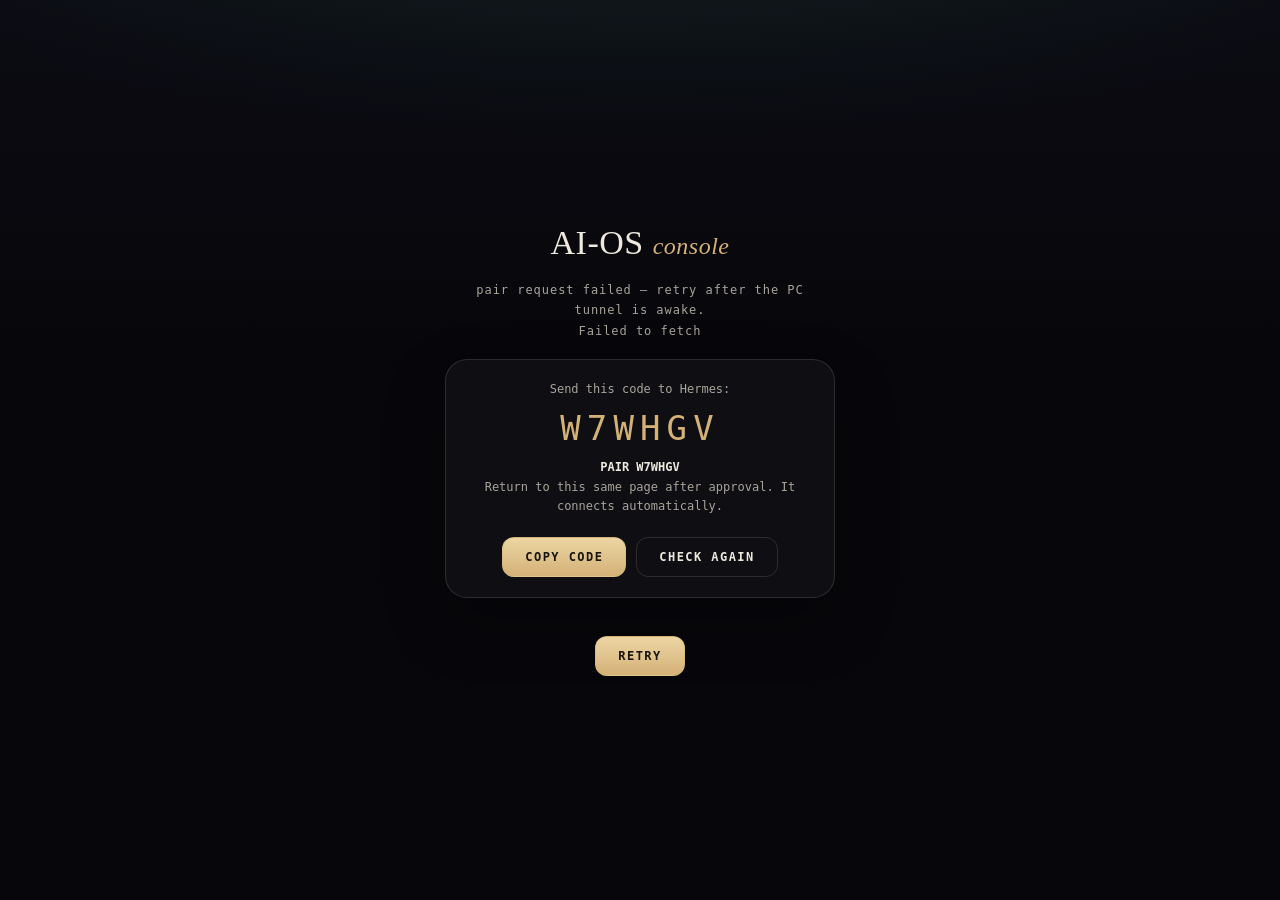
<file: index.html>
<!doctype html>
<html lang="en">
<head>
<meta charset="utf-8">
<meta name="viewport" content="width=device-width, initial-scale=1, viewport-fit=cover">
<meta name="apple-mobile-web-app-capable" content="yes">
<meta name="apple-mobile-web-app-status-bar-style" content="black-translucent">
<meta name="apple-mobile-web-app-title" content="AI-OS">
<link rel="apple-touch-icon" href="icon.png">
<link rel="icon" href="icon.png">
<title>AI-OS</title>
<style>
  :root{--bg:#07070b;--ink:#ede9df;--ink2:#a9a49b;--jade:#4cc492;--gold:#d4b177;--line:rgba(237,233,223,.13);
    --mono:"Cascadia Mono",Consolas,ui-monospace,monospace;--serif:Constantia,"Palatino Linotype",Georgia,serif}
  *{box-sizing:border-box;margin:0} html,body{min-height:100%}
  body{background:radial-gradient(120% 60% at 50% -20%,rgba(76,196,146,.13),transparent 60%),
    linear-gradient(180deg,#0b0b12,var(--bg) 40%);min-height:100vh;color:var(--ink);
    font-family:var(--serif);display:flex;flex-direction:column;align-items:center;justify-content:center;
    gap:18px;text-align:center;padding:24px}
  .mark{font-size:34px;letter-spacing:.5px}.mark em{font-style:italic;color:var(--gold);font-size:24px}
  .ring{width:52px;height:52px;border-radius:50%;border:3px solid rgba(76,196,146,.25);border-top-color:var(--jade);animation:spin 1s linear infinite}
  @keyframes spin{to{transform:rotate(360deg)}}
  #msg{font-family:var(--mono);font-size:12px;letter-spacing:.08em;color:var(--ink2);max-width:360px;line-height:1.7}
  .panel{width:min(390px,100%);border:1px solid var(--line);border-radius:22px;padding:20px;background:rgba(255,255,255,.035);box-shadow:0 24px 60px rgba(0,0,0,.28)}
  .code{font-family:var(--mono);font-size:34px;letter-spacing:.18em;color:var(--gold);margin:8px 0 10px}
  .hint{font-family:var(--mono);font-size:12px;line-height:1.65;color:var(--ink2)}
  .hint strong{color:var(--ink);font-weight:600}
  button{margin-top:8px;padding:12px 22px;border-radius:12px;border:1px solid rgba(212,177,119,.5);cursor:pointer;
    background:linear-gradient(180deg,#ecd6a4,var(--gold));color:#191509;font-family:var(--mono);font-size:12px;font-weight:700;letter-spacing:.12em;text-transform:uppercase}
  .ghost{background:transparent;color:var(--ink);border-color:var(--line)}
  .row{display:flex;gap:10px;justify-content:center;flex-wrap:wrap;margin-top:12px}
</style>
</head>
<body>
<div class="mark">AI-OS <em>console</em></div>
<div class="ring" id="ring"></div>
<div id="msg">connecting&hellip;</div>
<div id="pair" class="panel" style="display:none"></div>
<div class="row"><button id="retry" onclick="go()" style="display:none">Retry</button></div>
<script>
"use strict";
// Stable entry point. The PC's tunnel supervisor pushes the current console
// address into url.json whenever it changes. The access token is never stored
// in this public repo. Existing devices keep it in localStorage; new phones
// use a short pairing code approved from the already-trusted console side.
var TOKEN_KEY="aios_token", DEVICE_KEY="aios_device", PANE_KEY="aios_pane";
var PAIR_CODE_KEY="aios_pair_code", PAIR_AT_KEY="aios_pair_created_at";
var pairTimer=null, currentTunnel=null, currentPair=null, pairCheckActive=false, pairCheckQueued=false;
function $(id){return document.getElementById(id)}
function setBusy(on){$("ring").style.display=on?"":"none"}
function sanitizePane(v){v=String(v||"").replace(/[^A-Za-z0-9_-]/g,"");return v||"owneros"}
function wantsBarb(){
  var h=(location.hash||"").replace(/^#/,""); if(!h)return false;
  var params=new URLSearchParams(h.indexOf("=")>=0?h:("pane="+encodeURIComponent(h)));
  return sanitizePane(params.get("pane")||"")==="barb";
}
function parseHash(){
  var h=(location.hash||"").replace(/^#/,""); if(!h)return;
  var params=new URLSearchParams(h.indexOf("=")>=0?h:("pane=" + encodeURIComponent(h)));
  var tok=params.get("t"); var pane=sanitizePane(params.get("pane")||"");
  if(tok&&/^[A-Za-z0-9]+$/.test(tok)){try{localStorage.setItem(TOKEN_KEY,tok)}catch(e){}}
  if(pane){try{localStorage.setItem(PANE_KEY,pane)}catch(e){}}
  if(tok||pane){history.replaceState(null,"",location.pathname)}
}
function getDevice(){
  var d=null; try{d=localStorage.getItem(DEVICE_KEY)}catch(e){}
  if(!d){d=(crypto.randomUUID?crypto.randomUUID():(Date.now()+"-"+Math.random())).replace(/[^A-Za-z0-9._-]/g,""); try{localStorage.setItem(DEVICE_KEY,d)}catch(e){}}
  return d;
}
function makeCode(){
  var chars="ABCDEFGHJKMNPQRSTUVWXYZ23456789", a=new Uint8Array(6), out="";
  crypto.getRandomValues(a); for(var i=0;i<a.length;i++)out+=chars[a[i]%chars.length]; return out;
}
function clearPairCode(){try{localStorage.removeItem(PAIR_CODE_KEY);localStorage.removeItem(PAIR_AT_KEY)}catch(e){}}
function getPairCode(){
  var code=null, created=0, now=Date.now();
  try{code=localStorage.getItem(PAIR_CODE_KEY);created=Number(localStorage.getItem(PAIR_AT_KEY)||0)}catch(e){}
  if(code&&/^[A-Z0-9]{6}$/.test(code)&&created&&now-created<9*60*1000)return code;
  code=makeCode(); try{localStorage.setItem(PAIR_CODE_KEY,code);localStorage.setItem(PAIR_AT_KEY,String(now))}catch(e){} return code;
}
function showFail(msg){setBusy(false);$("msg").innerHTML=msg;$("retry").style.display="inline-block";}
function fetchTunnel(){return fetch("url.json?x="+Date.now(),{cache:"no-store"}).then(function(r){return r.json()}).then(function(d){if(!d.url)throw new Error("no console address published yet"); currentTunnel=d.url.replace(/\/+$/,""); return currentTunnel;});}
function redirectWithToken(tok,pane){pane=sanitizePane(pane||localStorage.getItem(PANE_KEY)||"owneros"); try{localStorage.setItem(TOKEN_KEY,tok);localStorage.setItem(PANE_KEY,pane)}catch(e){} if(pane==="app"||pane==="frontier"){location.replace(new URL("app/",location.href).href);return;} if(pane==="world"){location.replace(currentTunnel+"/t/"+tok+"/world");return;} location.replace(currentTunnel+"/t/"+tok+"/#"+pane);}
function startPair(){
  setBusy(false); $("retry").style.display="none"; $("msg").textContent="pair this phone once";
  var code=getPairCode(), device=getDevice(), pane=sanitizePane(localStorage.getItem(PANE_KEY)||"owneros");
  $("pair").style.display="block";
  $("pair").innerHTML='<div class="hint">Send this code to Hermes:</div><div class="code">'+code+'</div><div class="hint"><strong>PAIR '+code+'</strong><br>Return to this same page after approval. It connects automatically.</div><div class="row"><button onclick="copyPair(\''+code+'\')">Copy code</button><button class="ghost" onclick="go()">Check again</button></div>';
  fetch(currentTunnel+"/api/pair/request",{method:"POST",headers:{"Content-Type":"application/json"},body:JSON.stringify({code:code,device:device,pane:pane})})
    .then(function(r){return r.json()}).then(function(d){if(!d.ok)throw new Error(d.error||"pair request failed"); pollPair(code,device);})
    .catch(function(e){showFail("pair request failed — retry after the PC tunnel is awake.<br>"+String(e.message||e));});
}
function finishPairCheck(result){
  pairCheckActive=false;
  if(pairCheckQueued){pairCheckQueued=false;setTimeout(checkPairNow,0)}
  return result;
}
function checkPairNow(){
  if(!currentTunnel||!currentPair)return Promise.resolve(false);
  if(pairCheckActive){pairCheckQueued=true;return Promise.resolve(false)}
  pairCheckActive=true;
  var code=currentPair.code,device=currentPair.device;
  return fetch(currentTunnel+"/api/pair/status?code="+encodeURIComponent(code)+"&device="+encodeURIComponent(device),{cache:"no-store"})
    .then(function(r){return r.json()})
    .then(function(d){
      if(!currentPair||currentPair.code!==code||currentPair.device!==device)return false;
      if(d.approved&&d.token){
        clearInterval(pairTimer);pairTimer=null;currentPair=null;clearPairCode();
        $("msg").textContent="approved — connecting…";
        redirectWithToken(d.token,d.pane);return true;
      }
      if(d.pending===false){
        clearInterval(pairTimer);pairTimer=null;currentPair=null;clearPairCode();startPair();
      }
      return false;
    })
    .then(finishPairCheck,function(){return finishPairCheck(false)});
}
function pollPair(code,device){
  clearInterval(pairTimer);
  currentPair={code:code,device:device};
  checkPairNow(); pairTimer=setInterval(checkPairNow,2500);
}
function resumePairing(){
  if(document.visibilityState==="hidden"||!currentPair)return;
  $("msg").textContent="checking approval…";
  checkPairNow();
}
function copyPair(code){try{navigator.clipboard.writeText("PAIR "+code)}catch(e){} }
function go(){
  clearInterval(pairTimer); $("pair").style.display="none"; $("retry").style.display="none"; setBusy(true); $("msg").textContent="connecting…";
  if(wantsBarb()){location.replace(new URL("barb/",location.href).href);return;}
  parseHash();
  fetchTunnel().then(function(){
    var t=null; try{t=localStorage.getItem(TOKEN_KEY)}catch(e){}
    if(!t)return startPair();
    redirectWithToken(t,localStorage.getItem(PANE_KEY)||"owneros");
  }).catch(function(){showFail("can't reach the address file — check connection, then retry. if the PC just restarted, the new address lands here within ~1 minute.");});
}
if(typeof addEventListener==="function"){
  addEventListener("pageshow",resumePairing);
  addEventListener("focus",resumePairing);
  addEventListener("online",resumePairing);
}
if(typeof document!=="undefined"&&typeof document.addEventListener==="function")document.addEventListener("visibilitychange",function(){if(document.visibilityState==="visible")resumePairing()});
go();
</script>
</body>
</html>
</file>
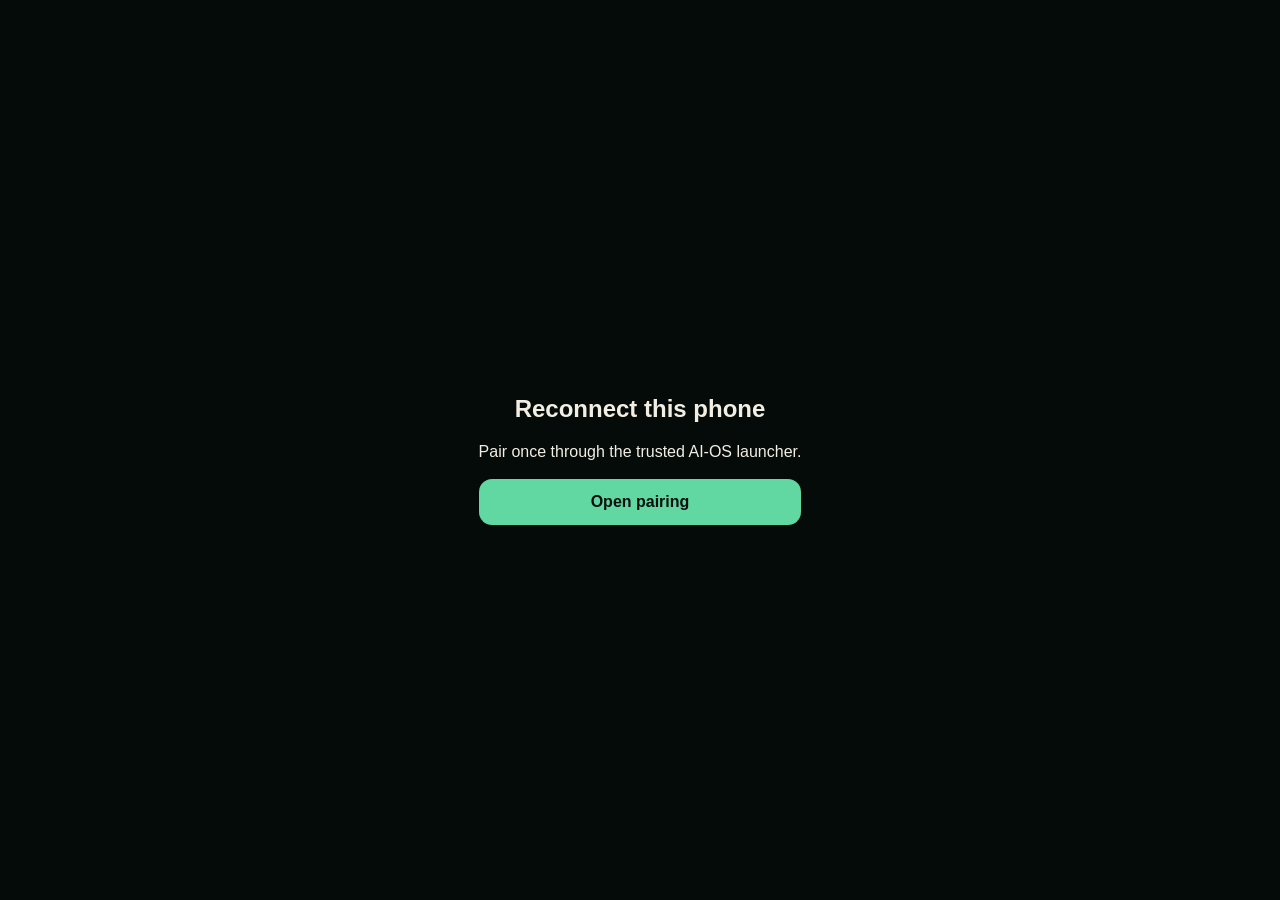
<file: app/index.html>
<!doctype html>
<html lang="en"><head>
<meta charset="utf-8"><meta name="viewport" content="width=device-width,initial-scale=1,viewport-fit=cover">
<meta name="apple-mobile-web-app-capable" content="yes"><meta name="apple-mobile-web-app-status-bar-style" content="black-translucent">
<meta name="apple-mobile-web-app-title" content="AI-OS"><link rel="apple-touch-icon" sizes="180x180" href="icons/icon-180.png"><link rel="manifest" href="manifest.webmanifest">
<title>AI-OS</title>
<style>
:root{--bg:#07100e;--ink:#f2eee4;--muted:#a6aca5;--line:rgba(255,255,255,.12);--jade:#61d7a1;--gold:#dfbd78;--fog:#68726d;--red:#e27665;--safe:env(safe-area-inset-bottom,0px)}
*{box-sizing:border-box}html,body{margin:0;min-height:100%;background:#050b09;color:var(--ink);font-family:Inter,"Segoe UI",sans-serif}body{overflow:hidden}
#app{height:100dvh;max-width:1000px;margin:auto;display:grid;grid-template-rows:auto 1fr auto;background:radial-gradient(circle at 50% 18%,#18372d 0,#0a1713 34%,#050b09 76%)}
header{display:flex;align-items:center;justify-content:space-between;padding:max(15px,env(safe-area-inset-top)) 18px 10px;z-index:5}h1{font:600 21px Georgia,serif;margin:0}.status{font-size:11px;color:var(--muted);display:flex;align-items:center;gap:7px}.dot{width:7px;height:7px;border-radius:50%;background:var(--fog)}.online .dot{background:var(--jade);box-shadow:0 0 9px var(--jade)}.retrying .dot{background:var(--gold);animation:pulse 1s infinite}@keyframes pulse{50%{opacity:.35}}
main{position:relative;overflow:auto;padding:0 16px 22px}.view{display:none;min-height:100%}.view.active{display:block}.eyebrow{font-size:10px;letter-spacing:.14em;text-transform:uppercase;color:var(--gold)}
.world{position:relative;min-height:calc(100dvh - 150px);overflow:hidden;border:1px solid var(--line);border-radius:24px;background:radial-gradient(circle at 50% 52%,rgba(71,177,132,.16),transparent 30%),linear-gradient(160deg,rgba(255,255,255,.035),transparent 45%)}
.world:before{content:"";position:absolute;inset:0;opacity:.18;background-image:linear-gradient(30deg,transparent 48%,rgba(255,255,255,.08) 49%,transparent 50%),linear-gradient(-30deg,transparent 48%,rgba(255,255,255,.06) 49%,transparent 50%);background-size:72px 72px}
.beacon{position:absolute;top:7%;left:50%;transform:translateX(-50%);text-align:center}.beacon b{display:block;color:var(--gold);font:600 16px Georgia}.beacon span{font-size:11px;color:var(--muted)}
.region{position:absolute;border:1px solid var(--line);background:rgba(7,20,16,.88);color:var(--ink);border-radius:50%;width:184px;height:184px;padding:19px;text-align:center;display:flex;flex-direction:column;justify-content:center;align-items:center;box-shadow:0 20px 50px rgba(0,0,0,.35)}.region.primary{left:50%;top:43%;transform:translate(-50%,-50%);border-color:rgba(97,215,161,.7);box-shadow:0 0 0 8px rgba(97,215,161,.04),0 20px 50px #000}.region.primary.contradicted{border-color:var(--red);box-shadow:0 0 0 8px rgba(226,118,101,.06),0 20px 50px #000}.region h2{font:600 19px Georgia;margin:3px 0}.region p{font-size:11px;color:var(--muted);margin:0}.region .progress{font:700 23px Georgia;color:var(--jade)}
.fogbank{position:absolute;left:10%;right:10%;bottom:4%;display:block}.portfolio-summary{width:100%;min-height:72px;border:1px solid rgba(255,255,255,.16);border-radius:16px;padding:10px 14px;background:rgba(7,20,16,.9);color:var(--muted);text-align:left}.portfolio-summary b{display:block;color:var(--ink);font:600 13px Georgia}.portfolio-summary span{display:block;font-size:10px;line-height:1.35;margin-top:3px}.portfolio-summary small{display:block;color:var(--gold);font-size:9px;margin-top:4px}.portfolio-summary.contradicted{border-color:rgba(226,118,101,.52)}.fog{min-height:64px;border:1px dashed rgba(255,255,255,.13);border-radius:16px;padding:12px 16px;background:rgba(80,91,86,.09);color:#818a85;text-align:left}.fog b{display:block;font-size:12px}.fog span{font-size:10px}
.world-now{position:absolute;left:10%;right:10%;bottom:23%;padding:8px 12px;border-left:2px solid var(--gold);background:rgba(5,11,9,.66);font-size:10px;color:var(--muted)}.world-now b{display:block;color:var(--ink);font-size:11px}.world-now em{font-style:normal;color:var(--gold)}
.panel{max-width:620px;margin:8px auto 0}.hero{padding:22px;border:1px solid var(--line);border-radius:20px;background:rgba(13,27,22,.85)}.hero.contradicted{border-color:rgba(226,118,101,.55)}.hero h2{font:600 25px Georgia;margin:7px 0}.hero p{color:var(--muted);line-height:1.5}.metric{display:flex;justify-content:space-between;align-items:flex-start;gap:16px;padding:12px 0;border-top:1px solid var(--line)}.metric span{flex:none}.metric b{color:var(--jade);text-align:right;overflow-wrap:anywhere;max-width:68%}.tap{display:block;margin-top:8px;font-size:10px;color:var(--jade);letter-spacing:.08em;text-transform:uppercase}.source{padding:10px 0;border-bottom:1px solid var(--line)}.source summary{font-size:12px;color:var(--ink)}.source small{display:block;padding-top:6px;color:var(--muted);overflow-wrap:anywhere}
.card{margin-top:12px;padding:18px;border:1px solid var(--line);border-radius:17px;background:rgba(255,255,255,.035)}.card h3{font:600 18px Georgia;margin:0 0 7px}.card p{color:var(--muted);margin:0;line-height:1.45}.proof{display:flex;justify-content:space-between;padding:12px 0;border-bottom:1px solid var(--line)}.proof:last-child{border:0}.state{font-size:11px;text-transform:uppercase;color:var(--jade)}.state.pending{color:var(--gold)}.state.unknown{color:var(--fog)}.state.contradicted{color:var(--red)}.front{padding:11px 0;border-bottom:1px solid var(--line)}.front summary{display:flex;justify-content:space-between;gap:10px;font-size:12px}.front small{display:block;color:var(--muted);line-height:1.45;padding-top:8px}.front strong{color:var(--gold);font-weight:600}
.question button,.action{width:100%;min-height:50px;border:1px solid var(--line);border-radius:14px;background:rgba(255,255,255,.05);color:var(--ink);font-size:15px;margin-top:9px}.question input{width:100%;min-height:50px;background:#07100e;border:1px solid var(--line);border-radius:13px;color:var(--ink);padding:12px;font-size:16px}
.founder-shell{max-width:620px;margin:8px auto 0;display:grid;gap:12px}.founder-desktop-shortcut{display:none;margin:12px auto 0;padding:10px 12px;max-width:430px;border:1px solid var(--line);border-radius:13px;background:rgba(255,255,255,.035);text-align:left}.founder-desktop-shortcut b,.founder-desktop-shortcut span,.founder-desktop-shortcut small{display:block}.founder-desktop-shortcut b{color:var(--ink);font-size:12px}.founder-desktop-shortcut span{margin-top:3px;color:var(--jade);font-size:11px}.founder-desktop-shortcut small{margin-top:3px;color:var(--muted);font-size:10px;line-height:1.35}.founder-desktop-shortcut.listening{border-color:rgba(226,118,101,.65)}.founder-desktop-shortcut.listening b{color:var(--red)}.founder-desktop-shortcut.processing b{color:var(--gold)}.founder-desktop-shortcut.error{border-color:rgba(226,118,101,.65)}.founder-desktop-shortcut.error b{color:var(--red)}.founder-presence{padding:20px;border:1px solid rgba(97,215,161,.35);border-radius:24px;background:radial-gradient(circle at 50% 0,rgba(97,215,161,.12),transparent 52%),rgba(13,27,22,.88);text-align:center}.founder-presence.error{border-color:rgba(226,118,101,.65)}.founder-status{display:inline-flex;align-items:center;gap:8px;min-height:30px;padding:6px 11px;border:1px solid var(--line);border-radius:999px;color:var(--jade);font-size:12px}.founder-status:before{content:"";width:7px;height:7px;border-radius:50%;background:currentColor;box-shadow:0 0 10px currentColor}.founder-presence h2{font:600 28px Georgia;margin:14px 0 5px}.founder-presence>p{margin:0 auto;color:var(--muted);max-width:420px;line-height:1.5}.founder-ptt{width:132px;height:132px;margin:20px auto 10px;border:1px solid rgba(97,215,161,.55);border-radius:50%;background:linear-gradient(160deg,rgba(97,215,161,.22),rgba(97,215,161,.06));color:var(--ink);font-weight:750;font-size:15px;box-shadow:0 0 0 9px rgba(97,215,161,.04),0 20px 45px rgba(0,0,0,.35)}.founder-ptt.listening{border-color:var(--red);background:linear-gradient(160deg,rgba(226,118,101,.3),rgba(226,118,101,.08));box-shadow:0 0 0 9px rgba(226,118,101,.06),0 20px 45px rgba(0,0,0,.35)}.founder-ptt:disabled{opacity:.55}.founder-privacy{font-size:11px;color:var(--muted);line-height:1.45}.founder-controls{display:flex;justify-content:center;gap:8px;margin-top:14px}.founder-controls button{min-width:104px;min-height:42px;border:1px solid var(--line);border-radius:999px;background:rgba(255,255,255,.045);color:var(--ink);font-weight:700}.founder-controls button.on{color:var(--gold);border-color:rgba(223,189,120,.48)}.founder-context{padding:9px 12px;border-left:2px solid var(--jade);border-radius:0 12px 12px 0;background:rgba(97,215,161,.06);color:var(--muted);font-size:11px;line-height:1.4;overflow-wrap:anywhere;display:-webkit-box;-webkit-box-orient:vertical;-webkit-line-clamp:2;overflow:hidden}.founder-context[hidden]{display:none}.founder-copy{padding:17px;border:1px solid var(--line);border-radius:18px;background:rgba(255,255,255,.035)}.founder-copy h3{font:600 15px Georgia;margin:0 0 7px}.founder-copy p{margin:0;color:var(--muted);line-height:1.52;white-space:pre-wrap;overflow-wrap:anywhere}.founder-copy .answer{color:var(--ink);font-size:16px}.founder-meta{display:flex;justify-content:space-between;gap:12px;align-items:center;color:var(--muted);font-size:10px}.founder-meta code{color:var(--jade);overflow-wrap:anywhere}.founder-history-wrap{border-top:1px solid var(--line);padding-bottom:8px}.founder-history-wrap summary{cursor:pointer;list-style:none;padding:8px 2px;color:var(--muted);font-size:11px}.founder-history-wrap summary::-webkit-details-marker{display:none}.founder-history-wrap summary:after{content:" · open";color:var(--jade)}.founder-history-wrap[open] summary:after{content:" · close"}.founder-history{display:grid;gap:9px}.founder-turn{padding:13px;border-left:2px solid var(--jade);background:rgba(255,255,255,.025);border-radius:0 13px 13px 0}.founder-turn b{display:block;font-size:12px;margin-bottom:5px}.founder-turn p{margin:0;color:var(--muted);font-size:12px;line-height:1.45;white-space:pre-wrap}.founder-error{color:var(--red)!important}.founder-legend{position:absolute;width:1px;height:1px;overflow:hidden;clip:rect(0 0 0 0)}
@media(max-height:720px) and (max-width:699px){.founder-shell.has-turns{gap:8px}.founder-shell.has-turns .founder-presence{padding:10px 14px;border-radius:18px}.founder-shell.has-turns .founder-status{min-height:24px;padding:3px 9px;font-size:10px}.founder-shell.has-turns .founder-presence h2{font-size:21px;margin:5px 0 2px}.founder-shell.has-turns .founder-presence>p{display:none}.founder-shell.has-turns .founder-ptt{width:76px;height:76px;margin:7px auto 5px;font-size:12px;box-shadow:0 0 0 6px rgba(97,215,161,.04),0 12px 28px rgba(0,0,0,.3)}.founder-shell.has-turns .founder-privacy{font-size:10px}.founder-shell.has-turns .founder-controls{margin-top:7px}.founder-shell.has-turns .founder-controls button{min-height:34px;min-width:98px;font-size:11px}.founder-shell.has-turns .founder-context{padding:7px 10px;font-size:10px}.founder-shell.has-turns .founder-copy{padding:12px}.founder-shell.has-turns .founder-copy h3{font-size:13px;margin-bottom:5px}.founder-shell.has-turns .founder-copy .answer{font-size:14px;line-height:1.42}}
@media(min-width:700px) and (max-height:950px){.founder-shell.has-turns{max-width:940px;grid-template-columns:minmax(300px,350px) minmax(0,1fr);grid-template-areas:"presence response" "context response" "meta response" "transcript transcript" "history history";align-items:start}.founder-shell.has-turns .founder-presence{grid-area:presence;padding:14px}.founder-shell.has-turns .founder-presence h2{font-size:24px;margin:7px 0 3px}.founder-shell.has-turns .founder-presence>p{font-size:13px;line-height:1.35}.founder-shell.has-turns .founder-ptt{width:100px;height:100px;margin:10px auto 7px}.founder-shell.has-turns .founder-controls{margin-top:8px}.founder-shell.has-turns .founder-context{grid-area:context}.founder-shell.has-turns .founder-response-card{grid-area:response}.founder-shell.has-turns .founder-transcript-card{grid-area:transcript}.founder-shell.has-turns .founder-meta{grid-area:meta}.founder-shell.has-turns .founder-history-wrap{grid-area:history}}
nav{display:grid;grid-template-columns:repeat(4,1fr);padding:8px 12px calc(8px + var(--safe));border-top:1px solid var(--line);background:rgba(5,11,9,.96);backdrop-filter:blur(15px);z-index:6}nav button{border:0;background:transparent;color:#7f8983;min-height:48px;font-size:12px}nav button.active{color:var(--jade)}nav b{display:block;font-size:18px;margin-bottom:2px}
#pair{display:none;position:fixed;inset:0;background:#050b09;z-index:20;padding:24px;align-items:center;justify-content:center;text-align:center}#pair.show{display:flex}#pair a{display:block;margin-top:18px;padding:14px 20px;border-radius:13px;background:var(--jade);color:#07100e;text-decoration:none;font-weight:700}#fatal{display:none;position:fixed;left:16px;right:16px;bottom:calc(74px + var(--safe));z-index:5;padding:14px 108px 14px 16px;border:1px solid var(--line);border-radius:16px;background:#101a17;box-shadow:0 16px 40px #000;text-align:left}#fatal.show{display:block}#fatal h2{font-size:17px;margin:0}#fatal p{font-size:12px;color:var(--muted);margin:4px 0}#fatal button{position:absolute;right:10px;top:10px;padding:10px 12px;border:0;border-radius:10px;background:var(--jade);color:#07100e;font-weight:700}
@media(min-width:700px){.world{min-height:650px}.fogbank{left:16%;right:16%}.region{width:190px;height:190px}.founder-desktop-shortcut{display:block}}
</style></head><body>
<div id="app">
<header><h1>AI-OS</h1><div id="connection" class="status"><span class="dot"></span><span>connecting</span></div></header>
<main>
<section id="world" class="view active" data-view="world"><div class="world">
<div class="beacon"><b id="beacon-title">declared north star</b><span id="beacon-state">loading source</span></div>
<button id="primary-region" class="region primary" aria-label="Open Frontier Lab focus"><span class="eyebrow">active region</span><h2>Frontier Lab</h2><div class="progress" id="world-progress">—</div><p id="world-state">loading sourced truth</p></button>
<div id="world-now" class="world-now"><span>Now</span><b>Loading next automatic action</b><em>Owner needed: checking</em></div>
<div id="fogbank" class="fogbank"></div>
</div></section>
<section id="decisions" class="view" data-view="decisions"><div id="decision-stage" class="panel"></div></section>
<section id="founder-view" class="view" data-view="founder"><div class="founder-shell">
  <div class="founder-presence" id="founder-presence">
    <div class="founder-status" id="founder-status">Available</div>
    <h2>Founder</h2>
    <p>Talk through the move. One thread follows you between phone and PC.</p>
    <button class="founder-ptt" id="founder-ptt" type="button">Tap to talk</button>
    <div class="founder-privacy" id="founder-privacy">Not listening · recording starts only when you tap · audio is not kept</div>
    <div class="founder-desktop-shortcut" id="founder-desktop-shortcut" aria-live="polite"><b>Desktop shortcut checking</b><span>Razer side button → F13 · fallback Ctrl+Shift+Space</span><small>Press once to start · after speech, 5 seconds of silence finishes · press F13 again to finish · Escape cancels</small></div>
    <div class="founder-controls"><button id="founder-mute" type="button">Mute browser voice</button><button id="founder-cancel" type="button">Cancel local</button></div>
    <div class="founder-legend" aria-hidden="true">Available Listening Transcribing Thinking Speaking Browser muted Error</div>
  </div>
  <div class="founder-context" id="founder-context" hidden></div>
  <div class="founder-copy founder-response-card"><h3>Founder response</h3><p class="answer" id="founder-response">Ready when you are.</p></div>
  <div class="founder-copy founder-transcript-card"><h3>You said</h3><p id="founder-transcript">Your words will appear here.</p></div>
  <div class="founder-meta"><span>Reply speaks where you started the turn</span><span>one shared thread · <code id="founder-cursor">connecting</code></span></div>
  <details class="founder-history-wrap" id="founder-history-wrap" hidden><summary>Earlier turns</summary><div class="founder-history" id="founder-history"></div></details>
</div></section>
<section id="focus" class="view" data-view="focus"><div id="focus-stage" class="panel"></div></section>
</main>
<nav aria-label="AI-OS views"><button data-go="world" class="active"><b>⌂</b>World</button><button data-go="founder"><b>◉</b>Founder</button><button data-go="decisions"><b>◇</b>Decisions</button><button data-go="focus"><b>◎</b>Focus</button></nav>
</div>
<div id="pair"><div><h2>Reconnect this phone</h2><p>Pair once through the trusted AI-OS launcher.</p><a href="../#app">Open pairing</a></div></div>
<div id="fatal"><div><h2>AI-OS is reconnecting</h2><p>The app stayed open. Your work is safe.</p><button id="retry">Try now</button></div></div>
<script>
"use strict";
const APP_BUILD="build-058f4c9656ee4d98";
const FOUNDER_DESKTOP_BACKEND_SHA256="4c91ae59053b37c241f2672d362df26184cbb3ec64a35fa5d50656db621131d1";
const CANONICAL_APP_PATH="/q-launcher/app/";
const UPDATE_RETRY_MS=60000;
const TOKEN_KEY="aios_token"; const CAMPAIGN="frontier-lab-acceptance";
const S={base:"",token:"",app:null,cards:null,view:"world",busy:false,founder:null,founderBusy:false,founderMuted:false};
const FOUNDER_CONTEXT_MAX_CHARS=96;
const $=s=>document.querySelector(s);
function connection(mode,text){const e=$("#connection");e.className="status "+mode;e.lastElementChild.textContent=text}
let updateCheckActive=false,updateRetryTimer=0;
function scheduleUpdateRetry(ms){
  clearTimeout(updateRetryTimer);
  updateRetryTimer=setTimeout(()=>{updateRetryTimer=0;if(document.visibilityState==="visible")checkForUpdate()},Math.max(250,ms));
}
async function checkForUpdate(){
  if(updateCheckActive)return;
  updateCheckActive=true;
  try{
    const r=await fetch("app-version.json?x="+Date.now(),{cache:"no-store"});
    if(!r.ok)return;
    const d=await r.json();
    const next=String(d.version||"");
    if(next&&next!==APP_BUILD){
      const u=new URL(location.href),now=Date.now(),retryKey="aios-update-retry:"+next;
      u.pathname=CANONICAL_APP_PATH;
      if(u.searchParams.get("app-build")===next){
        const last=Number(sessionStorage.getItem(retryKey)||0),wait=UPDATE_RETRY_MS-(now-last);
        if(wait>0){scheduleUpdateRetry(wait);return}
        sessionStorage.setItem(retryKey,String(now));
        u.searchParams.set("app-retry",String(now));
        location.replace(u.href);
        return
      }
      sessionStorage.setItem(retryKey,String(now));
      u.searchParams.set("app-build",next);
      u.searchParams.delete("app-retry");
      if(!u.hash)u.hash="#world";
      location.replace(u.href);
    }
  }catch{}
  finally{updateCheckActive=false}
}
async function discover(){const r=await fetch("../url.json?x="+Date.now(),{cache:"no-store"});if(!r.ok)throw Error("route unavailable");const d=await r.json();const tok=localStorage.getItem(TOKEN_KEY);if(!tok){$("#pair").classList.add("show");throw Error("pairing required")}S.base=String(d.url||"").replace(/\/+$/,"");S.token=tok;return S.base}
async function api(path,opts={}){let last;for(let attempt=0;attempt<2;attempt++){try{if(!S.base||attempt)await discover();const ctl=new AbortController();const timer=setTimeout(()=>ctl.abort(),8000);const r=await fetch(S.base+path,{...opts,headers:{"Content-Type":"application/json","X-AIOS-Token":S.token,...(opts.headers||{})},signal:ctl.signal});clearTimeout(timer);if(!r.ok)throw Error("HTTP "+r.status);connection("online","connected");return await r.json()}catch(e){last=e;S.base="";connection("retrying","reconnecting");if(attempt===0)await new Promise(r=>setTimeout(r,350))}}throw last}
function esc(v){return String(v??"").replace(/[&<>"']/g,c=>({"&":"&amp;","<":"&lt;",">":"&gt;",'"':"&quot;","'":"&#39;"}[c]))}
function stateClass(v){v=String(v||"").toLowerCase();if(v==="contradicted")return"contradicted";if(["not_submitted","not_yet_verified","incomplete","pending","stale"].includes(v))return"pending";if(["unknown","unavailable"].includes(v))return"unknown";return"verified"}
function epistemicLabel(v){return String(v||"").toLowerCase()==="contradicted"?"record mismatch":String(v||"").toLowerCase()==="verified"?"checked":"not fully checked"}
function show(view,push=true){if(!["world","founder","decisions","focus"].includes(view))view="world";S.view=view;document.querySelectorAll(".view").forEach(e=>e.classList.toggle("active",e.id===view||e.dataset.view===view));document.querySelectorAll("nav button").forEach(e=>e.classList.toggle("active",e.dataset.go===view));if(push&&location.hash!=="#"+view)history.pushState({view},"","#"+view);if(view==="founder")loadFounderState();if(view==="decisions")renderDecisions();if(view==="focus")renderFocus()}
function renderWorld(){const p=S.app.primary_region,n=S.app.north_star||{},portfolio=S.app.portfolio||{status:"unavailable",fronts:[],active_count:0,incubating_count:0,runtime_contradiction_count:0},region=$("#primary-region");region.classList.toggle("contradicted",p.epistemic_state==="contradicted");$("#beacon-title").textContent=n.label||"North star unavailable";$("#beacon-state").textContent=(n.epistemic_state==="owner_declared"?"owner-declared · ":"")+(n.plain_language||"");$("#world-progress").textContent=p.decision_progress.answered+"/"+p.decision_progress.total;$("#world-state").innerHTML=esc(p.world_summary||p.plain_language)+`<span class="tap">tap for proof &amp; next action</span>`;$("#world-now").innerHTML=`<span>Now</span><b>${esc(p.next_automatic_action)}</b><em>Owner needed: ${esc(p.owner_need)}</em>`;const fog=(S.app.regions||[]).filter(r=>r.fogged),fronts=portfolio.fronts||[],labels=fronts.map(f=>esc(String(f.label||f.id).split(" — ")[0])).join(" · "),mismatch=Number(portfolio.runtime_contradiction_count||0);$("#fogbank").innerHTML=`<button id="portfolio-summary" class="portfolio-summary ${mismatch?"contradicted":""}"><b>${esc(portfolio.active_count)} active · ${esc(portfolio.incubating_count)} incubating</b><span>${labels||"Portfolio source unavailable"}</span><small>${mismatch?mismatch+" runtime mismatch · ":""}${fog.length} other regions remain in honest fog · tap for gates</small></button>`;$("#portfolio-summary").onclick=()=>show("focus")}
function renderFocus(){if(!S.app)return;const p=S.app.primary_region,src=S.app.source_status||{},sources=S.app.proof_sources||[],portfolio=S.app.portfolio||{fronts:[],active_count:0,incubating_count:0,runtime_contradiction_count:0,status:"unavailable"},fronts=portfolio.fronts||[],portfolioCard=`<div class="card"><h3>Portfolio · ${esc(portfolio.active_count)} active + ${esc(portfolio.incubating_count)} incubating</h3><p>${portfolio.runtime_contradiction_count?esc(portfolio.runtime_contradiction_count)+" runtime mismatch is visible below.":"No runtime contradiction is compiled."}</p>${fronts.length?fronts.map(f=>`<details class="front"><summary><span>${esc(f.label)}</span><span class="state ${stateClass(f.epistemic_state)}">${esc(f.allocation_state)} · ${esc(f.epistemic_state)}</span></summary><small><strong>Next artifact:</strong> ${esc(f.next_artifact_due)}<br><strong>Gate:</strong> ${esc(f.gate)}<br><strong>Opportunity cost:</strong> ${esc(f.opportunity_cost_displacement)}<br><strong>Proof:</strong> ${esc(f.artifact?.label)} · ${esc(f.artifact?.sha256_prefix)} · ${esc(f.artifact?.path_tail)}</small></details>`).join(""):`<div class="proof"><span>Portfolio source</span><span class="state unknown">unavailable</span></div>`}</div>`;$("#focus-stage").innerHTML=`<div class="hero ${stateClass(p.epistemic_state)}"><span class="eyebrow">current diagnosis · ${esc(epistemicLabel(p.epistemic_state))}</span><h2>${esc(p.plain_language)}</h2><p>${esc(p.next_automatic_action)}</p><div class="metric"><span>Owner needed</span><b>${esc(p.owner_need)}</b></div><div class="metric"><span>Goal</span><b>${esc(p.objective)}</b></div><div class="metric"><span>Deadline</span><b>${esc(p.deadline)}</b></div></div>${portfolioCard}<div class="card"><h3>Proof</h3>${(p.proof||[]).map(x=>`<div class="proof"><span>${esc(x.label)}</span><span class="state ${stateClass(x.state)}">${esc(x.state)}${x.count!=null?" · "+x.count+"/"+x.expected:""}</span></div>`).join("")}</div><div class="card"><h3>Source check</h3><div class="proof"><span>Decision ledger</span><span class="state ${stateClass(src.question_state)}">${esc(src.question_state)}</span></div><div class="proof"><span>World snapshot</span><span class="state ${stateClass(src.stewardship_snapshot)}">${esc(src.stewardship_snapshot)}</span></div><div class="proof"><span>Portfolio snapshot</span><span class="state ${stateClass(src.portfolio_snapshot)}">${esc(src.portfolio_snapshot)}</span></div><div class="proof"><span>Checked</span><span class="state">${esc((S.app.generated_at||"").replace("T"," ").slice(0,19))+"Z"}</span></div>${sources.map(x=>`<details class="source"><summary>${esc(x.label)} · ${esc(x.sha256_prefix)}</summary><small>${esc(x.fidelity)} · ${esc(x.observed_at||"time unavailable")} · ${esc(x.path_tail)}</small></details>`).join("")}</div>`}
let founderStream=null,founderRecorder=null,founderChunks=[],founderStopTimer=0,founderCursor="",founderCancelled=false,founderRequest=null,founderStateLoading=false;
const founderStatePoll=setInterval(()=>{if(S.view==="founder"&&document.visibilityState==="visible")loadFounderState()},1000);
const founderPtt=$("#founder-ptt");
function founderStateLabel(label,error=""){
  const status=$("#founder-status"),presence=$("#founder-presence");
  status.textContent=label;presence.classList.toggle("error",label==="Error");
  if(error){$("#founder-response").textContent=error;$("#founder-response").classList.add("founder-error")}else{$("#founder-response").classList.remove("founder-error")}
}
function releaseFounderStream(){
  if(!founderStream)return;
  founderStream.getTracks().forEach(function(track){track.stop()});
  founderStream=null;
}
function founderMimeType(){
  const candidates=["audio/webm;codecs=opus","audio/webm","audio/mp4"];
  return candidates.find(type=>typeof MediaRecorder!=="undefined"&&MediaRecorder.isTypeSupported&&MediaRecorder.isTypeSupported(type))||"";
}
function founderTurnId(){return (crypto.randomUUID?crypto.randomUUID():"fv-"+Date.now()+"-"+Math.random().toString(16).slice(2)).slice(0,120)}
function founderContextSummary(turn){const raw=String(turn?.transcript||"").replace(/\s+/g," ").trim();return raw.length>FOUNDER_CONTEXT_MAX_CHARS?raw.slice(0,FOUNDER_CONTEXT_MAX_CHARS-1)+"…":raw}
function renderFounderDesktopCapture(state){
  const desktop_capture=state.desktop_capture||{},card=$("#founder-desktop-shortcut"),desktopState=String(desktop_capture.state||"not_listening");
  card.className="founder-desktop-shortcut"+(desktopState!=="not_listening"?" "+desktopState:"");
  const primaryReady=desktop_capture.registered?.primary===true,fallbackReady=desktop_capture.registered?.fallback===true;
  if(desktop_capture.microphone_open||desktopState==="listening")card.querySelector("b").textContent="Desktop microphone on";
  else if(desktopState==="processing")card.querySelector("b").textContent="Desktop microphone off · Founder is answering";
  else if(desktopState==="error"||desktop_capture.startup_error)card.querySelector("b").textContent="Desktop voice unavailable · microphone off";
  else card.querySelector("b").textContent=(primaryReady||fallbackReady)?"Desktop shortcut ready · microphone off":"Desktop shortcut not registered · microphone off";
}
function renderFounderState(state){
  if(!state||!state.cursor)return;
  S.founder=state;founderCursor=state.cursor;$("#founder-cursor").dataset.cursor=founderCursor;$("#founder-cursor").textContent="connected";
  const turns=state.turns||[],last=turns[turns.length-1],desktop_capture=state.desktop_capture||{};
  renderFounderDesktopCapture(state);
  $(".founder-shell").classList.toggle("has-turns",turns.length>0);
  const earlierVoice=turns.slice(0,-1).reverse().find(turn=>turn.input_kind==="voice"),context=$("#founder-context");
  context.hidden=!earlierVoice;context.textContent=earlierVoice?"Earlier voice · "+founderContextSummary(earlierVoice):"";
  if(last){$("#founder-transcript").textContent=last.transcript||"";$("#founder-response").textContent=last.response_text||""}
  const historyWrap=$("#founder-history-wrap");historyWrap.hidden=!turns.length;if(!turns.length)historyWrap.open=false;
  $("#founder-history").innerHTML=turns.slice(-4).reverse().map(turn=>`<div class="founder-turn"><b>${esc(turn.input_kind==="voice"?"Voice turn":"Text turn")} · ${esc(String(turn.at||"").replace("T"," ").slice(0,16))}</b><p>${esc(turn.transcript)}</p><p>${esc(turn.response_text)}</p></div>`).join("");
  if(founderRecorder?.state==="recording"){
    founderStateLabel("Listening");
    $("#founder-privacy").textContent="Listening now · tap to stop · audio will be deleted after transcription";
  }else if(desktop_capture.microphone_open||desktop_capture.state==="listening"){
    founderStateLabel("Listening");
    $("#founder-privacy").textContent="Desktop microphone on · explicitly started by F13 · F13 finishes · Escape or Cancel cancels";
  }else if(desktop_capture.state==="processing"){
    founderStateLabel("Thinking");
    $("#founder-privacy").textContent="Desktop microphone off · the captured turn is using the same private Founder thread";
  }else{
    if(S.founderMuted)founderStateLabel("Browser muted");else if(desktop_capture.state==="error")founderStateLabel("Error","Desktop voice stopped safely. Nothing is recording; use the phone PTT while the shortcut recovers.");else if(state.run?.status==="error")founderStateLabel("Error",state.run.error||"The last turn was interrupted. Nothing was assumed executed.");else if(["transcribing","thinking"].includes(state.run?.status))founderStateLabel(state.run.status==="transcribing"?"Transcribing":"Thinking");else founderStateLabel("Available");
    $("#founder-privacy").textContent="Not listening · recording starts only when you tap here or explicitly press the desktop shortcut · audio is not kept";
  }
}
async function loadFounderState(){
  if(founderStateLoading)return S.founder;
  founderStateLoading=true;
  try{const state=await api("/api/founder/state");renderFounderState(state);return state}catch(e){founderStateLabel("Error","Founder is reconnecting. Your one thread remains on the private runtime.");return null}finally{founderStateLoading=false}
}
async function founderApi(path,opts={},timeoutMs=260000){
  if(!S.base)await discover();
  const ctl=new AbortController();founderRequest=ctl;
  const timer=setTimeout(()=>ctl.abort(),timeoutMs);
  try{
    const response=await fetch(S.base+path,{...opts,headers:{'Content-Type':'application/json','X-AIOS-Token':S.token,...(opts.headers||{})},signal:ctl.signal});
    const payload=await response.json().catch(()=>({ok:false,error:"Founder returned an unreadable response."}));
    if(!response.ok){const failure=Error(payload.error||"Founder turn failed.");failure.payload=payload;failure.status=response.status;throw failure}
    connection("online","connected");return payload;
  }finally{clearTimeout(timer);if(founderRequest===ctl)founderRequest=null}
}
function bytesToBase64(buffer){
  const bytes=new Uint8Array(buffer);let binary="";
  for(let i=0;i<bytes.length;i+=32768)binary+=String.fromCharCode(...bytes.subarray(i,i+32768));
  return btoa(binary);
}
function speakFounder(text){
  if(S.founderMuted||!("speechSynthesis" in window)||!text){founderStateLabel(S.founderMuted?"Browser muted":"Available");return}
  speechSynthesis.cancel();const utterance=new SpeechSynthesisUtterance(text);utterance.rate=.98;
  utterance.onstart=()=>founderStateLabel("Speaking");
  utterance.onend=()=>founderStateLabel(S.founderMuted?"Browser muted":"Available");
  utterance.onerror=()=>{founderStateLabel("Error");$("#founder-privacy").textContent="Spoken playback did not start · the full text response remains below"};
  speechSynthesis.speak(utterance);
}
async function submitFounderAudio(blob){
  if(!blob||!blob.size){founderStateLabel("Error","No speech was captured. Tap once and try again.");return}
  if(blob.size>5*1024*1024){founderStateLabel("Error","That turn was too long. Keep voice turns under 45 seconds.");return}
  S.founderBusy=true;founderPtt.disabled=true;founderStateLabel("Transcribing");
  const client_turn_id=founderTurnId();
  try{
    if(!founderCursor){const state=await loadFounderState();if(!state)throw Error("Founder state unavailable")}
    const audio_base64=bytesToBase64(await blob.arrayBuffer());
    founderStateLabel("Thinking");
    const result=await founderApi("/api/founder/turn",{method:"POST",body:JSON.stringify({client_turn_id,cursor:founderCursor,audio_base64,mime_type:blob.type||"audio/webm"})});
    $("#founder-transcript").textContent=result.transcript||"";$("#founder-response").textContent=result.response_text||"";founderCursor=result.cursor||founderCursor;$("#founder-cursor").dataset.cursor=founderCursor;$("#founder-cursor").textContent="connected";
    await loadFounderState();
    if(!founderCancelled)speakFounder(result.response_text||"");
  }catch(error){
    if(error?.payload?.cursor){founderCursor=error.payload.cursor;$("#founder-cursor").dataset.cursor=founderCursor;$("#founder-cursor").textContent="connected"}
    await loadFounderState();
    founderStateLabel("Error",error?.name==="AbortError"?"The turn took too long. Nothing is claimed executed; reconnect to inspect the shared thread.":(error?.message||"Voice turn failed. The recording was not kept."));
  }finally{S.founderBusy=false;founderPtt.disabled=false;founderPtt.textContent="Tap to talk";founderPtt.classList.remove("listening")}
}
async function startFounderListening(){
  if(S.founderBusy||founderRecorder?.state==="recording")return;
  if(!navigator.mediaDevices?.getUserMedia||typeof MediaRecorder==="undefined"){founderStateLabel("Error","Voice capture is unavailable in this browser. The shared Founder thread is still safe.");return}
  founderCancelled=false;if("speechSynthesis" in window)speechSynthesis.cancel();
  try{
    founderStream=await navigator.mediaDevices.getUserMedia({audio:{echoCancellation:true,noiseSuppression:true,autoGainControl:true},video:false});
    const mime=founderMimeType();founderChunks=[];founderRecorder=new MediaRecorder(founderStream,mime?{mimeType:mime,audioBitsPerSecond:64000}:undefined);
    founderRecorder.addEventListener("dataavailable",event=>{if(event.data?.size)founderChunks.push(event.data)});
    founderRecorder.addEventListener("stop",()=>{const type=founderRecorder?.mimeType||mime||"audio/webm";const blob=new Blob(founderChunks,{type});founderChunks=[];founderRecorder=null;if(!founderCancelled)submitFounderAudio(blob)});
    founderRecorder.start(250);founderStateLabel("Listening");founderPtt.textContent="Tap to stop";founderPtt.classList.add("listening");$("#founder-privacy").textContent="Listening now · tap to stop · audio will be deleted after transcription";
    founderStopTimer=setTimeout(stopFounderListening,45000);
  }catch(error){releaseFounderStream();founderStateLabel("Error",error?.name==="NotAllowedError"?"Microphone access stayed off. Allow it only when you want to talk.":"The microphone could not start. Nothing was recorded.")}
}
function stopFounderListening(){
  clearTimeout(founderStopTimer);founderStopTimer=0;
  if(founderRecorder?.state==="recording")founderRecorder.stop();
  releaseFounderStream();founderPtt.textContent="Tap to talk";founderPtt.classList.remove("listening");
  if(founderCancelled)founderStateLabel(S.founderMuted?"Browser muted":"Available");
}
founderPtt.addEventListener('click',()=>{if(founderRecorder?.state==="recording")stopFounderListening();else startFounderListening()});
$("#founder-mute").addEventListener("click",()=>{S.founderMuted=!S.founderMuted;$("#founder-mute").classList.toggle("on",S.founderMuted);$("#founder-mute").textContent=S.founderMuted?"Browser voice muted":"Mute browser voice";if(S.founderMuted&&"speechSynthesis" in window)speechSynthesis.cancel();founderStateLabel(S.founderMuted?"Browser muted":"Available")});
$("#founder-cancel").addEventListener("click",async()=>{
  founderCancelled=true;stopFounderListening();if("speechSynthesis" in window)speechSynthesis.cancel();
  let cancelFailure=null,stopped=null;
  try{stopped=await founderApi("/api/founder/desktop/cancel",{method:"POST",body:"{}"},8000)}catch(error){cancelFailure=error}
  const state=await loadFounderState(),desktop_capture=state?.desktop_capture||stopped?.desktop_capture||null;
  if(cancelFailure||!desktop_capture||desktop_capture.microphone_open||desktop_capture.state==="listening"){
    founderStateLabel("Error","Desktop local cancel could not be confirmed. The latest live state is shown; no stop claim is being made.");
    $("#founder-privacy").textContent="Desktop cancel is unconfirmed · live state shown above · no stop claim was made";
    return
  }
  if(desktop_capture.state==="processing"){
    founderStateLabel("Thinking");
    $("#founder-privacy").textContent="Desktop microphone off · playback is cancelled · the submitted turn continues safely in the shared thread";
    return
  }
  renderFounderDesktopCapture({desktop_capture});
  $("#founder-privacy").textContent="Not listening · local capture and playback stopped";
  founderStateLabel(S.founderMuted?"Browser muted":"Available")
});
async function renderDecisions(){const stage=$("#decision-stage");stage.innerHTML=`<div class="empty"><p>Loading decisions…</p></div>`;try{const d=await api("/api/cards?campaign="+CAMPAIGN);S.cards=d;const cards=d.cards||[];if(!cards.length){stage.innerHTML=`<div class="empty"><span class="eyebrow">owner truth</span><h2>${d.answered||0}/${d.total||0} complete</h2><p>Nothing is waiting on you. AI-OS is reconciling your decisions into the application packet.</p></div>`;return}renderCard(cards[0])}catch(e){stage.innerHTML=`<div class="empty"><h2>Still reconnecting</h2><p>This view stayed open. No response was lost.</p><button class="action" id="dec-retry">Try again</button></div>`;$("#dec-retry").onclick=renderDecisions}}
function optionAnswer(o){return /^(yes|no)$/i.test(String(o.k))?String(o.k):String(o.k)+": "+String(o.label||o.k)}
function renderCard(card){const stage=$("#decision-stage");const options=card.answer_type==="yesno"?(card.yes_only?[{k:"yes",label:"Yes — I approve"}]:[{k:"yes",label:"Yes"},{k:"no",label:"No"}]):(card.options||[]);const multi=card.answer_type==="multi";const choices=multi?options.map(o=>`<label class="action" style="display:flex;align-items:center;gap:10px;padding:12px"><input type="checkbox" data-multi="${esc(optionAnswer(o))}"> ${esc(o.label||o.k)}</label>`).join("")+`<button class="action" id="submit-multi">Confirm selection</button>`:options.map(o=>`<button data-value="${esc(optionAnswer(o))}">${esc(o.label||o.k)}${card.rec&&String(card.rec.k)===String(o.k)?`<span class="tap">recommended · ${esc(card.rec.reason||"")}</span>`:""}</button>`).join("");stage.innerHTML=`<div class="hero question"><span class="eyebrow">${esc(card.priority||"decision")}</span><h2>${esc(card.question)}</h2><p>${esc(card.why||"")}</p><div id="choices">${choices}</div>${options.length?"":`<input id="text-answer" type="${card.answer_type==="number"?"number":"text"}" placeholder="${esc(card.format||"Type or dictate")}"><button id="submit-text">Record decision</button>`}<details style="margin-top:12px"><summary>note for the record</summary><input id="decision-note" placeholder="optional context"></details><button id="later">Later</button><div id="decision-error" style="color:var(--red);margin-top:10px"></div></div>`;stage.querySelectorAll("[data-value]").forEach(b=>b.onclick=()=>submit(card,b.dataset.value));const text=$("#submit-text");if(text)text.onclick=()=>{const v=$("#text-answer").value.trim();if(v)submit(card,card.answer_type==="number"?Number(v):v)};const m=$("#submit-multi");if(m)m.onclick=()=>{const picked=[...stage.querySelectorAll("[data-multi]:checked")].map(x=>x.dataset.multi);if(picked.length)submit(card,picked.join(" + "))};$("#later").onclick=async()=>{if(S.busy)return;S.busy=true;try{await api("/api/card-action",{method:"POST",body:JSON.stringify({qid:card.id,action:"later"})});await renderDecisions()}catch(e){$("#decision-error").textContent="Not deferred. This card stayed here."}finally{S.busy=false}}}
async function submit(card,value){if(S.busy)return;S.busy=true;const stage=$("#decision-stage"),err=$("#decision-error"),note=$("#decision-note")?.value.trim()||"";stage.querySelectorAll("button,input").forEach(x=>x.disabled=true);if(err)err.textContent="Saving safely…";try{const r=await api("/api/answer",{method:"POST",body:JSON.stringify({qid:card.id,answer:value,note})});if(!r.ok)throw Error(r.error||"not accepted");await boot(false);show("decisions",false)}catch(e){stage.querySelectorAll("button,input").forEach(x=>x.disabled=false);if(err)err.textContent="Not recorded. Your card stayed here — tap again when connected."}finally{S.busy=false}}
async function boot(reveal=true){try{connection("retrying","connecting");const [app,cards]=await Promise.all([api("/api/app-state"),api("/api/cards?campaign="+CAMPAIGN)]);S.app=app;S.cards=cards;renderWorld();renderFocus();$("#fatal").classList.remove("show");const initial=(location.hash||"#world").slice(1);show(initial,false)}catch(e){if(!$("#pair").classList.contains("show"))$("#fatal").classList.add("show")}}
document.querySelectorAll("nav button").forEach(b=>b.onclick=()=>show(b.dataset.go));$("#primary-region").onclick=()=>show("focus");$("#retry").onclick=()=>boot();addEventListener("popstate",()=>show((location.hash||"#world").slice(1),false));addEventListener("online",()=>{checkForUpdate();boot(false)});addEventListener("online",()=>{if(S.view==="founder")loadFounderState()});addEventListener("pageshow",()=>{checkForUpdate();if(S.view==="founder")loadFounderState()});addEventListener("focus",()=>{if(S.view==="founder")loadFounderState()});document.addEventListener("visibilitychange",()=>{if(document.visibilityState==="visible"){checkForUpdate();if(S.view==="founder")loadFounderState()}});boot();
</script></body></html>
</file>
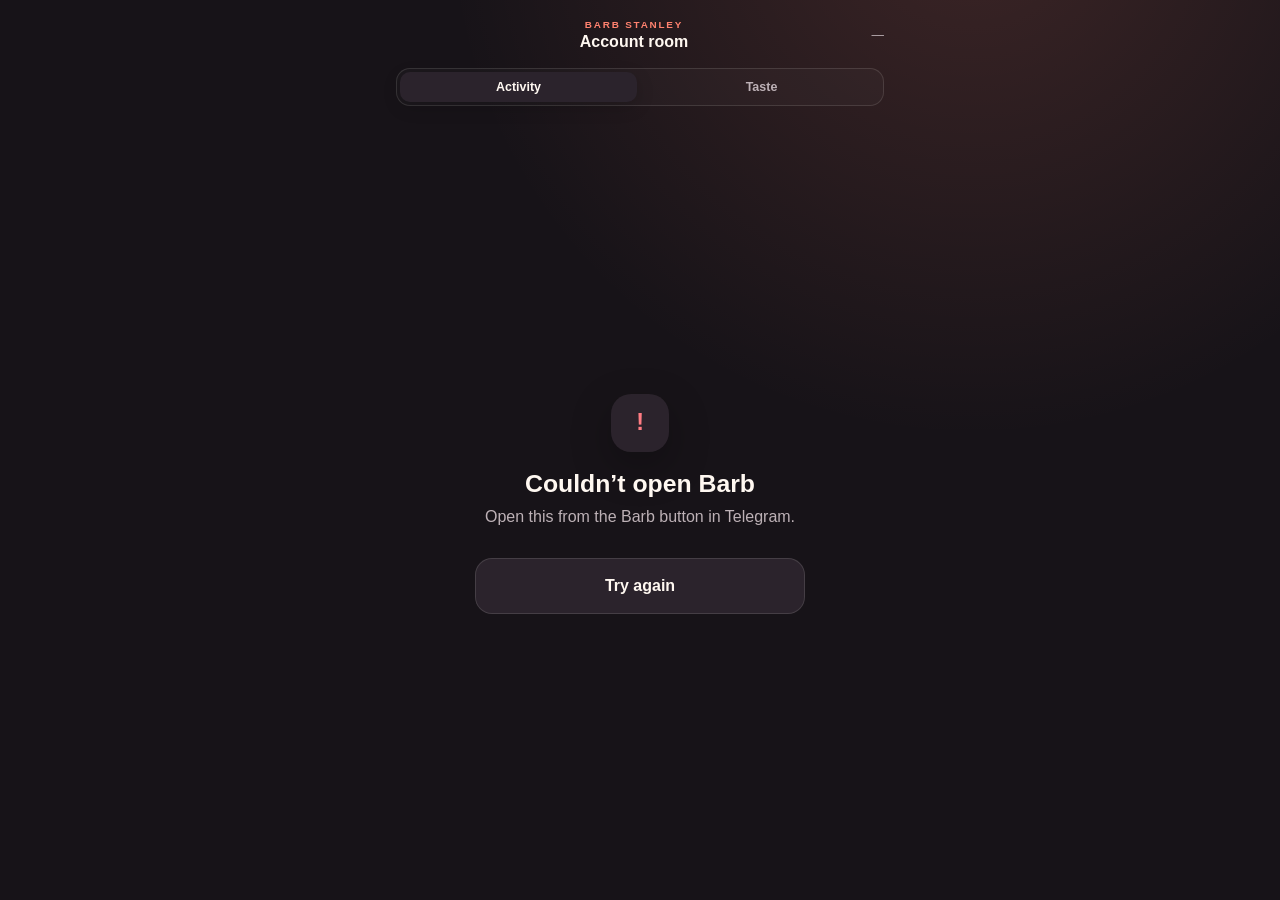
<file: barb/index.html>
<!doctype html>
<html lang="en">
<head>
  <meta charset="utf-8">
  <meta name="viewport" content="width=device-width, initial-scale=1, viewport-fit=cover, user-scalable=no">
  <meta name="referrer" content="no-referrer">
  <meta http-equiv="Content-Security-Policy" content="default-src 'self'; script-src 'self' https://telegram.org; style-src 'self'; img-src 'self' data:; connect-src 'self' https://*.trycloudflare.com http://127.0.0.1:*; object-src 'none'; base-uri 'none'; form-action 'none'">
  <meta name="theme-color" content="#171318">
  <title>Barb</title>
  <link rel="icon" href="data:,">
  <link rel="stylesheet" href="app.css">
  <script src="https://telegram.org/js/telegram-web-app.js"></script>
  <script src="capsule-runtime.js" defer></script>
  <script src="app.js" defer></script>
</head>
<body>
  <main class="app-shell" id="app" aria-busy="true">
    <header class="topbar">
      <button class="back-button" id="backButton" type="button" aria-label="Review the previous line" disabled>←</button>
      <div class="identity">
        <span class="eyebrow">BARB STANLEY</span>
        <strong>Account room</strong>
      </div>
      <span class="progress-label" id="progressLabel">—</span>
    </header>

    <nav class="view-tabs" aria-label="Barb views">
      <button class="view-tab" id="activityTab" data-view="activity" type="button" aria-selected="true">Activity</button>
      <button class="view-tab" id="tasteTab" data-view="taste" type="button" aria-selected="false">Taste</button>
    </nav>

    <div class="progress-track" id="progressTrack" role="progressbar" aria-label="Taste round progress" aria-valuemin="0" aria-valuemax="100" aria-valuenow="0" hidden>
      <div class="progress-fill" id="progressFill"></div>
    </div>

    <section class="loading-panel" id="loadingPanel" aria-live="polite">
      <div class="pulse-mark" aria-hidden="true">B</div>
      <p id="loadingText">Opening Barb…</p>
    </section>

    <section class="activity-panel" id="activityPanel" hidden aria-label="Barb activity inbox">
      <div class="activity-head">
        <div>
          <p class="section-kicker">READ-ONLY INBOX</p>
          <h1>What came back</h1>
        </div>
        <span class="connection-pill" id="activityStatus">Waiting</span>
      </div>
      <div class="activity-counts" aria-label="Activity counts">
        <div><strong id="replyActivityCount">0</strong><span>Replies</span></div>
        <div><strong id="mentionActivityCount">0</strong><span>Mentions</span></div>
        <div><strong id="likeActivityCount">0</strong><span>Likes</span></div>
        <div><strong id="followActivityCount">0</strong><span>Follows</span></div>
      </div>
      <div class="activity-list" id="activityList"></div>
      <div class="activity-empty" id="activityEmpty">
        <strong>No X feed connected yet.</strong>
        <span>The receiver is ready locally. Official read-only X access, pricing, and the persistent stream still require owner approval.</span>
      </div>
      <p class="activity-policy">AI-OS keeps likes and routine follows quiet. Replies, mentions, quotes, unusual bursts, and risks rise for review.</p>
      <p class="authority-note activity-authority">Read only. Nothing here replies, likes, follows, schedules, approves a batch, or posts to X.</p>
    </section>

    <section class="taste-card" id="tasteCard" hidden>
      <p class="environment" id="environment">ORIGINAL POST · Cold timeline · no parent, quote, image, or extra context</p>
      <blockquote class="candidate" id="candidateText"></blockquote>
      <p class="question" id="question">Would you publish this exact text as-is?</p>
    </section>

    <section class="complete-panel" id="completePanel" hidden aria-live="polite">
      <span class="complete-mark" aria-hidden="true">✓</span>
      <h1>Round saved</h1>
      <p>Your labels are already folded into Barb. Nothing else to submit.</p>
      <div class="count-row" aria-label="Taste counts">
        <div><strong id="keepCount">0</strong><span>Keep</span></div>
        <div><strong id="maybeCount">0</strong><span>Maybe</span></div>
        <div><strong id="killCount">0</strong><span>Kill</span></div>
      </div>
      <button class="secondary-action" id="reviewButton" type="button">Review from start</button>
      <button class="close-action" id="closeButton" type="button">Close</button>
    </section>

    <section class="error-panel" id="errorPanel" hidden role="alert">
      <span class="error-mark" aria-hidden="true">!</span>
      <h1>Couldn’t open Barb</h1>
      <p id="errorText">Open this from the Barb button in Telegram.</p>
      <button class="secondary-action" id="retryButton" type="button">Try again</button>
    </section>

    <footer class="action-dock" id="actionDock" hidden>
      <button class="choice keep" data-choice="keep" type="button"><span aria-hidden="true">✓</span>Keep</button>
      <button class="choice maybe" data-choice="maybe" type="button"><span aria-hidden="true">•</span>Maybe</button>
      <button class="choice kill" data-choice="kill" type="button"><span aria-hidden="true">×</span>Kill</button>
      <p class="authority-note">Nothing here posts to X. These are taste labels, not batch approval.</p>
    </footer>
  </main>
</body>
</html>
</file>
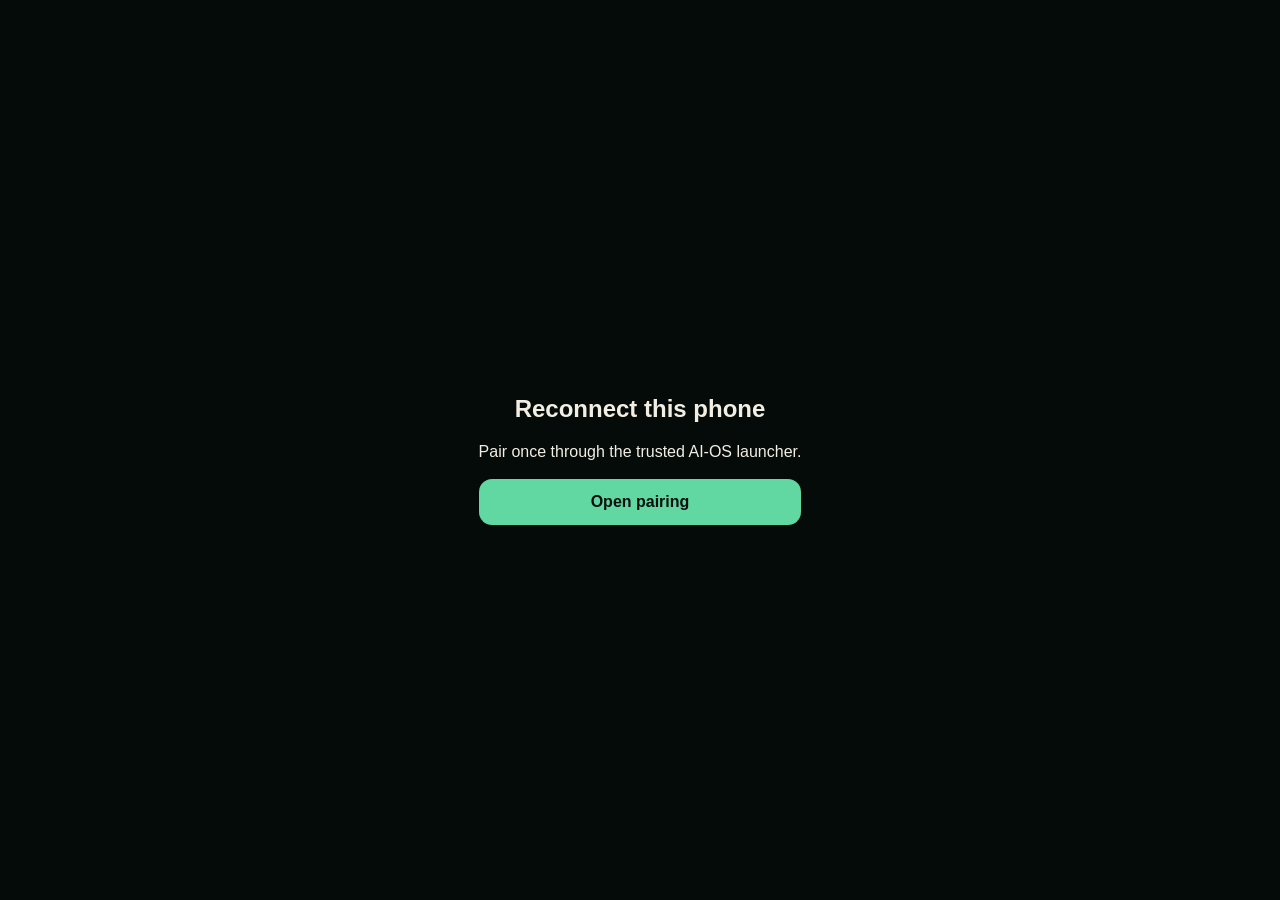
<file: frontier/index.html>
<!doctype html>
<html lang="en">
<head>
<meta charset="utf-8">
<meta name="viewport" content="width=device-width,initial-scale=1,viewport-fit=cover">
<meta name="apple-mobile-web-app-capable" content="yes">
<meta name="apple-mobile-web-app-status-bar-style" content="black-translucent">
<meta name="apple-mobile-web-app-title" content="AI-OS">
<meta name="theme-color" content="#07100e">
<meta http-equiv="refresh" content="0;url=../app/#world">
<link rel="apple-touch-icon" sizes="180x180" href="../app/icons/icon-180.png">
<link rel="manifest" href="manifest.webmanifest">
<title>AI-OS · Opening</title>
<style>
:root{color-scheme:dark}*{box-sizing:border-box}html,body{margin:0;min-height:100%;background:#050b09;color:#f2eee4;font-family:Inter,"Segoe UI",sans-serif}body{display:grid;place-items:center;padding:24px;text-align:center}.mark{width:46px;height:46px;margin:0 auto 18px;border:1px solid rgba(97,215,161,.65);border-radius:50%;box-shadow:0 0 24px rgba(97,215,161,.15)}h1{font:600 26px Georgia,serif;margin:0 0 8px}p{color:#a6aca5;margin:0;line-height:1.5}a{display:inline-block;margin-top:20px;color:#61d7a1}
</style>
<script>location.replace(new URL("../app/#world",location.href).href)</script>
</head>
<body><main><div class="mark"></div><h1>Opening AI-OS</h1><p>Your decisions and system world now live together.</p><a href="../app/#world">Open now</a></main></body>
</html>
</file>
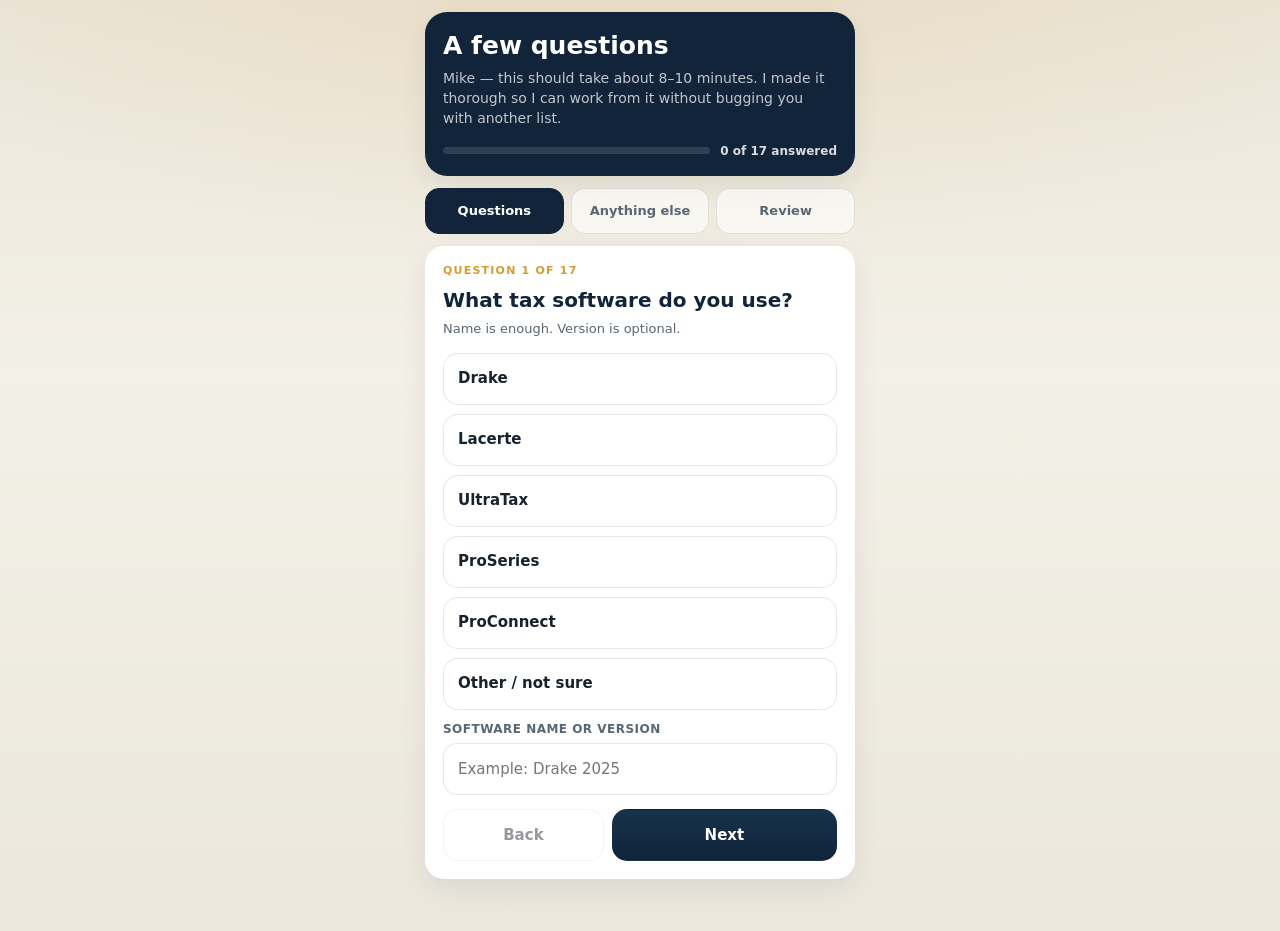
<file: mike-workspace/index.html>
<!doctype html>
<html lang="en">
<head>
<meta charset="utf-8">
<meta name="viewport" content="width=device-width,initial-scale=1,viewport-fit=cover">
<meta name="apple-mobile-web-app-capable" content="yes">
<meta name="apple-mobile-web-app-status-bar-style" content="black-translucent">
<meta name="theme-color" content="#11243A">
<meta name="description" content="A few quick questions for Mike.">
<link rel="manifest" href="manifest.webmanifest">
<link rel="apple-touch-icon" href="icon-180.png">
<link rel="icon" type="image/png" sizes="192x192" href="icon-192.png">
<title>A few questions</title>
<style>
:root{--cream:#f3f0e7;--navy:#11243a;--ink:#18222d;--muted:#596673;--gold:#d79b32;--green:#246b5b;--white:#fff;--line:rgba(17,36,58,.11);--shadow:0 10px 28px rgba(17,36,58,.08)}
*{box-sizing:border-box;-webkit-tap-highlight-color:transparent}html,body{margin:0;min-height:100%}body{font-family:-apple-system,BlinkMacSystemFont,"Segoe UI",system-ui,sans-serif;background:radial-gradient(120% 70% at 50% -10%,rgba(215,155,50,.16),transparent 55%),linear-gradient(180deg,#ebe6da 0%,var(--cream) 40%,#ebe7dc 100%);color:var(--ink);padding:calc(12px + env(safe-area-inset-top)) 14px calc(40px + env(safe-area-inset-bottom))}.shell{max-width:430px;margin:0 auto}header{background:var(--navy);color:#fff;border-radius:22px;padding:20px 18px 18px;box-shadow:var(--shadow);margin-bottom:12px}h1{margin:0 0 7px;font-size:25px;line-height:1.15}.sub{margin:0;color:rgba(255,255,255,.74);font-size:14px;line-height:1.45}.progress{display:grid;grid-template-columns:1fr auto;gap:10px;align-items:center;margin-top:15px}.bar{height:7px;background:rgba(255,255,255,.13);border-radius:99px;overflow:hidden}.bar i{display:block;height:100%;width:0;background:linear-gradient(90deg,var(--gold),#e8c06a);border-radius:99px;transition:width .18s}.count{font-size:12px;font-weight:750;color:rgba(255,255,255,.84)}nav{display:grid;grid-template-columns:1fr 1fr 1fr;gap:7px;margin-bottom:12px}.tab{min-height:46px;border:1px solid var(--line);border-radius:14px;background:rgba(255,255,255,.58);color:var(--muted);font-family:inherit;font-size:13px;font-weight:700;cursor:pointer}.tab[aria-selected=true]{background:var(--navy);color:#fff;border-color:var(--navy)}.panel{display:none}.panel.active{display:block}.card{background:var(--white);border:1px solid rgba(255,255,255,.75);border-radius:19px;box-shadow:var(--shadow);padding:17px;margin-bottom:12px}.lead{margin:0 0 10px;font-size:19px;line-height:1.32;font-weight:760;color:var(--navy)}.copy{margin:0;color:var(--muted);font-size:14px;line-height:1.48}.topics{margin:15px 0 17px;padding:0;list-style:none;display:grid;gap:8px}.topics li{display:grid;grid-template-columns:26px 1fr;gap:9px;align-items:start;padding:11px 12px;border:1px solid var(--line);border-radius:14px;background:#f8f6f0;font-size:14px;line-height:1.38}.topics b{display:grid;place-items:center;width:24px;height:24px;border-radius:50%;background:var(--navy);color:#fff;font-size:12px}.btn,.choice{width:100%;min-height:52px;border-radius:15px;border:1px solid var(--line);font-family:inherit;font-size:15px;font-weight:650;cursor:pointer}.btn{padding:12px 14px;text-align:center}.primary{background:linear-gradient(180deg,#17324d,var(--navy));color:#fff;border-color:transparent;font-weight:760}.gold{background:linear-gradient(180deg,#ecd6a4,var(--gold));color:#191509;border-color:transparent;font-weight:760}.ghost{background:rgba(255,255,255,.65);color:var(--ink)}.stack{display:grid;gap:9px}.qtop{display:flex;justify-content:space-between;align-items:center;gap:10px;margin-bottom:11px}.step{font-size:11px;letter-spacing:.11em;text-transform:uppercase;color:var(--gold);font-weight:800}.skip{border:0;background:transparent;color:var(--muted);font-family:inherit;font-size:13px;font-weight:650;min-height:44px;padding:0 4px;cursor:pointer}.question{margin:0 0 7px;color:var(--navy);font-size:20px;line-height:1.28;font-weight:760}.help{margin:0 0 14px;color:var(--muted);font-size:13px;line-height:1.42}.choice{padding:13px 14px;text-align:left;background:#fff;color:var(--ink);line-height:1.3}.choice small{display:block;margin-top:4px;color:var(--muted);font-size:12px;font-weight:500}.choice[aria-pressed=true]{border-color:var(--navy);background:#eaf0f5;box-shadow:inset 0 0 0 1px var(--navy)}.navrow{display:grid;grid-template-columns:1fr 1.4fr;gap:8px;margin-top:14px}.field{display:grid;gap:7px;color:var(--muted);font-size:12px;font-weight:760;letter-spacing:.04em;text-transform:uppercase}input,textarea{width:100%;border:1px solid var(--line);border-radius:14px;padding:14px;background:#fff;color:var(--ink);font-family:inherit;font-size:15px;font-weight:500}input{min-height:52px}textarea{min-height:145px;resize:vertical;line-height:1.45}.privacy{margin-top:12px;padding:11px 12px;border-left:3px solid var(--gold);background:#f8f6f0;color:var(--muted);font-size:12px;line-height:1.42}.review{padding:12px 0;border-bottom:1px solid var(--line)}.review:last-child{border-bottom:0}.review .ask{font-size:12px;color:var(--muted);line-height:1.35;margin-bottom:4px}.review .answer{font-size:14px;font-weight:650;line-height:1.4}.review button{display:inline-flex;align-items:center;min-height:44px;border:0;background:transparent;color:var(--green);font-family:inherit;font-size:12px;font-weight:750;padding:5px 8px 5px 0;cursor:pointer}.done{padding:13px 14px;border-radius:14px;background:#e7f1ee;color:var(--green);font-size:14px;line-height:1.42;font-weight:650;margin-bottom:14px}.empty{color:var(--muted);font-size:14px;line-height:1.5}.toast{position:fixed;left:50%;bottom:calc(18px + env(safe-area-inset-bottom));transform:translate(-50%,18px);max-width:90vw;padding:12px 16px;border-radius:99px;background:var(--navy);color:#fff;font-size:13px;font-weight:700;opacity:0;pointer-events:none;transition:.16s;z-index:10}.toast.show{opacity:1;transform:translate(-50%,0)}.hidden{display:none!important}button:focus-visible,input:focus,textarea:focus{outline:2px solid rgba(215,155,50,.7);outline-offset:2px}
.btn:disabled{opacity:.45;cursor:not-allowed}.remaining{margin:12px 0 0;padding:11px 13px;border-radius:14px;background:#fff3dc;color:#6a4a12;font-size:13px;line-height:1.45}.remaining ul{margin:7px 0 0;padding-left:18px}</style>
</head>
<body>
<main class="shell">
<header>
  <h1>A few questions</h1>
  <p class="sub">Mike — this should take about 8–10 minutes. I made it thorough so I can work from it without bugging you with another list.</p>
  <div class="progress" aria-label="Questions answered"><div class="bar"><i id="bar"></i></div><span class="count" id="count">0 answered</span></div>
</header>
<nav role="tablist" aria-label="Questions">
  <button class="tab" role="tab" aria-selected="true" data-tab="questions">Questions</button>
  <button class="tab" role="tab" aria-selected="false" data-tab="note">Anything else</button>
  <button class="tab" role="tab" aria-selected="false" data-tab="review">Review</button>
</nav>
<section class="panel active" id="panel-questions" role="tabpanel"><div class="card" id="questionCard"></div></section>
<section class="panel" id="panel-note" role="tabpanel">
  <div class="card stack">
    <p class="lead">Anything I missed?</p>
    <p class="copy">Especially anything that could make these ideas useless in practice.</p>
    <label class="field">Optional note<textarea id="note" maxlength="600" placeholder="Type anything else here…"></textarea></label>
    <button class="btn primary" id="saveNote">Save note</button>
    <p class="privacy">Please don’t include client names, SSNs, account numbers, restricted terms, or other client information here.</p>
  </div>
</section>
<section class="panel" id="panel-review" role="tabpanel">
  <div class="card">
    <div id="finishMessage" class="done hidden">That covers what I need to investigate. I’ll only come back if the software provider gives us a choice, or if I need your approval on the next step. Choose our text thread when the share sheet opens. If that doesn’t work, tap Copy answers and paste it into our conversation.</div>
    <p class="lead">Your answers</p>
    <div id="reviewList"></div>
    <div id="remaining" class="remaining hidden"></div>
    <div class="stack" style="margin-top:16px">
      <button class="btn gold" id="shareAnswers" disabled>Share answers</button>
      <button class="btn primary" id="copyAnswers" disabled>Copy answers</button>
      <button class="btn ghost" id="clearAnswers">Clear answers</button>
    </div>
  </div>
</section>
</main>
<div class="toast" id="toast" role="status" aria-live="polite"></div>
<script>
(()=>{
const KEY='mike-questions-v4';
const Q=[
{id:'software',section:'Software and access',label:'Tax software',q:'What tax software do you use?',help:'Name is enough. Version is optional.',type:'choice',choices:[['drake','Drake'],['lacerte','Lacerte'],['ultratax','UltraTax'],['proseries','ProSeries'],['proconnect','ProConnect'],['other','Other / not sure']],detail:true,detailLabel:'Software name or version',detailPlaceholder:'Example: Drake 2025'},
{id:'scope',section:'Software and access',label:'Returns, tax year, and jurisdictions',q:'What work needs to be covered first?',help:'Choose the return types, then add the starting tax year and states or localities.',type:'multi',choices:[['1040','Individual returns (1040)'],['business','Business returns'],['trust','Trust / estate returns'],['other','Other'],['unsure','Not sure yet']],exclusive:['unsure'],detail:true,detailRequired:true,detailLabel:'Tax year + states / localities',detailPlaceholder:'Example: 2025 federal and Indiana'},
{id:'volume',section:'Software and access',label:'Workload',q:'About how often would this be used?',help:'A rough range is enough.',type:'choice',choices:[['under100','Under 100 returns a year'],['100to500','100–500 a year'],['500to1500','500–1,500 a year'],['over1500','More than 1,500 a year'],['seasonal','Mostly a seasonal batch / not sure']]},
{id:'document_flow',section:'Document workflow',label:'How documents arrive and where they live',q:'How do documents reach the firm, and where do the digital copies live?',help:'Choose all that apply.',type:'multi',choices:[['paper','Paper brought or mailed in'],['office_scan','Scanned in the office'],['portal','Client portal / document manager'],['email','Email'],['shared','Shared drive / scan folder'],['taxsoftware','Inside the tax software'],['other','Other / not sure']],exclusive:[]},
{id:'entry_imports',section:'Document workflow',label:'Current entry, imports, and exceptions',q:'How do numbers get into the tax software now?',help:'Choose everything that applies, then say who checks imported or extracted fields and handles exceptions.',type:'multi',choices:[['hand','Mostly typed in by hand'],['pdf','Tax forms or PDFs import'],['csv','CSV or spreadsheet import'],['bank','Bank / brokerage download'],['organizer','Organizer data imports'],['mixed','It varies by form or person'],['unsure','Not sure']],exclusive:['unsure'],detail:true,detailRequired:true,detailLabel:'Who checks fields and handles exceptions?',detailPlaceholder:'Example: preparer checks; reviewer resolves exceptions'},
{id:'writeback',section:'Software and access',label:'Useful first result',q:'Would preparing everything for someone to check be useful, or must it go directly into the software?',type:'choice',choices:[['review','Prepared for review would be useful'],['direct','It must go directly into the software'],['either','Either — whichever works reliably first']]},
{id:'vendor',section:'Software and access',label:'Vendor / integration access',q:'If connecting to the tax software becomes worthwhile, do you know what import, export, or integration options you have and who can contact the provider?',type:'choice',choices:[['yes','There is an import / integration route'],['maybe','There may be something limited'],['none','No known route'],['unsure','Not sure']],detail:true,detailRequired:true,detailLabel:'Who can contact or approve?',detailPlaceholder:'Example: Mike can contact support; partner approves'},
{id:'forms',section:'Document workflow',label:'Documents to handle first',q:'Which documents matter first?',help:'Choose all that apply. Mark brokerage as “first” or “later” so Schedule D is unambiguous.',type:'multi',choices:[['w2','W-2'],['1099int','1099-INT'],['1099div','1099-DIV'],['brokerage_first','Brokerage / Schedule D — first proof'],['brokerage_later','Brokerage / Schedule D — later'],['k1','K-1'],['other','Other 1099s or forms']],conflicts:[['brokerage_first','brokerage_later']]},
{id:'missing_compare',section:'Missing-document list',label:'What the list compares',q:'What should the missing-documents list compare?',help:'Choose all that apply.',type:'multi',choices:[['prior','Last year’s return'],['organizer','Current organizer / checklist'],['received','Documents received so far'],['expected','Expected recurring forms or payers'],['notes','Staff notes / client changes'],['unsure','Not sure yet']],exclusive:['unsure']},
{id:'missing_use',section:'Missing-document list',label:'When, who, and output',q:'When is the list needed, who uses it, and what should it produce?',help:'Choose the timing, people, and either an internal checklist, a client-ready request, or both.',type:'multi',choices:[['before_client','Before asking the client for more'],['before_prep','Before preparation starts'],['before_review','Before reviewer sign-off'],['before_delivery','Before delivery'],['admin','Admin / intake staff'],['preparer','Preparer'],['reviewer','Reviewer'],['mike','Mike'],['internal','Internal checklist'],['client_request','Client-ready request'],['both_outputs','Both internal and client-ready'],['unsure','Not sure yet']],exclusive:['unsure'],conflicts:[['internal','client_request','both_outputs']]},
{id:'planning_current',section:'Projection and planning',label:'Current planning process',q:'Where does the current projection and planning process live?',help:'Choose all that apply.',type:'multi',choices:[['taxsoftware','Tax software projection'],['spreadsheet','Spreadsheet'],['memo','Memo or letter'],['checklist','Checklist / notes'],['head','Mostly in my head'],['other','Something else'],['unsure','Not consistent / not sure']],exclusive:['unsure']},
{id:'planning_output',section:'Projection and planning',label:'Planning output',q:'What should the planning work produce?',help:'Choose internal discussion flags, client-ready ideas after approval, or both—plus the useful output pieces.',type:'multi',choices:[['calculations','Calculations / projection'],['internal_flags','Internal planning flags to discuss'],['client_ideas','Client-ready ideas after approval'],['both_ideas','Both internal flags and client-ready ideas'],['payments','Estimated payment amounts / dates'],['scenarios','Scenario comparison'],['summary','Short plain-language summary'],['other','Something else'],['unsure','Not sure yet']],exclusive:['unsure'],conflicts:[['internal_flags','client_ideas','both_ideas']]},
{id:'planning_topics',section:'Projection and planning',label:'Topics and assumptions',q:'Which planning areas matter, and how are next-year assumptions chosen?',help:'Choose the normal topics, then briefly describe the assumptions.',type:'multi',choices:[['income','Income / withholding changes'],['estimated','Estimated taxes'],['capital','Capital gains / losses'],['retirement','Retirement contributions / distributions'],['business','Business / QBI considerations'],['deductions','Deduction timing / charitable giving'],['credits','Credits / family changes'],['other','Other'],['unsure','Not sure yet']],exclusive:['unsure'],detail:true,detailRequired:true,detailLabel:'Assumptions + final approval',detailPlaceholder:'Example: client conversation; Mike checks calculations; partner approves language'},
{id:'materials_rules',section:'Examples and security',label:'Examples, rules, and approval',q:'What approved examples could the firm provide, and who has final say?',help:'Choose what may be available. In the note, only say whether security, retention, NDA, consent, or vendor rules exist and who can interpret them—don’t paste restricted terms.',type:'multi',choices:[['returns','Sample / fully redacted returns'],['organizer','Organizer / checklist'],['source_docs','Sample source documents'],['planning','Projection / planning example'],['none','Nothing until approved'],['unsure','Not sure yet']],exclusive:['none','unsure'],detail:true,detailRequired:true,detailLabel:'Who approves + do any rules exist?',detailPlaceholder:'Example: partner approves; firm security policy applies'},
{id:'data_setup',section:'Examples and security',label:'If real client files are needed',q:'If we eventually need real client files, what would the firm consider?',help:'Real files would make results much more specific. We would not put client information into a normal public AI account.',type:'multi',choices:[['local','Keep everything on the firm’s own computers / server'],['business','Use a secure business service the firm approves'],['either','Either, after review'],['discuss','Need to discuss internally'],['unsure','Not sure yet']],exclusive:['either','discuss','unsure']},
{id:'proof_success',section:'First proof and success criteria',label:'First proof and what success means',q:'Which idea should I prove first, and what would make it genuinely useful?',type:'choice',choices:[['missing','Missing-documents list'],['documents','Document reading / prepared entry'],['planning','Projection and planning output'],['choose','You choose based on what is practical']],detail:true,detailRequired:true,detailLabel:'What result would count as useful?',detailPlaceholder:'Example: saves 15 minutes per return without adding review time'},
{id:'failure',section:'First proof and success criteria',label:'What could make it useless',q:'What could make this useless in practice that I haven’t asked about?',help:'If nothing comes to mind, choose “Nothing else.”',type:'choice',choices:[['nothing','Nothing else comes to mind'],['workflow','It doesn’t fit the real workflow'],['accuracy','Too many errors or too much review time'],['security','Security / firm policy'],['staff','Staff won’t use it'],['other','Something else']],detail:true,detailWhen:v=>v!=='nothing',detailRequired:true,detailLabel:'What should I know?',detailPlaceholder:'A short note is enough'}
];
const blank=()=>({answers:{},details:{},index:0,note:''});
function migrate(){try{const cur=localStorage.getItem(KEY);if(cur)return Object.assign(blank(),JSON.parse(cur));const v3=JSON.parse(localStorage.getItem('mike-questions-v3')||'null');const v2=JSON.parse(localStorage.getItem('mike-questions-v2')||'null');const old=v3||v2;if(!old)return blank();const s=blank(),a=old.answers||{},d=old.details||old.other||{};s.answers.software=a.software;s.details.software=d.software||'';s.answers.writeback=a.writeback||a.direct;s.answers.forms=a.forms||[];const missing=a.missing_basis||a.missing;s.answers.missing_compare=Array.isArray(missing)?missing:(missing?[missing]:[]);s.answers.planning_current=a.planning_method||[];s.answers.planning_output=a.planning_output||[];s.answers.planning_topics=a.planning_topics||[];s.answers.data_setup=Array.isArray(a.data_setup)?a.data_setup:(a.data_setup?[a.data_setup]:[]);s.note=old.note||'';return s}catch{return blank()}}
let state=migrate();
const $=s=>document.querySelector(s),$$=s=>[...document.querySelectorAll(s)];
const esc=s=>String(s??'').replace(/&/g,'&amp;').replace(/</g,'&lt;').replace(/>/g,'&gt;').replace(/"/g,'&quot;');
const shown=()=>Q.filter(x=>!x.when||x.when(state));
const detailShown=(q,a)=>q.detail&&(q.detailWhen?q.detailWhen(a):true);
const answered=q=>{const a=state.answers[q.id];const base=q.type==='multi'?Array.isArray(a)&&a.length>0:Boolean(a);return base&&(!detailShown(q,a)||!q.detailRequired||Boolean((state.details[q.id]||'').trim()))};
const save=()=>{localStorage.setItem(KEY,JSON.stringify(state));paint()};
function flash(x){const e=$('#toast');e.textContent=x;e.classList.add('show');clearTimeout(flash.t);flash.t=setTimeout(()=>e.classList.remove('show'),1800)}
function label(q,id){return q.choices.find(c=>c[0]===id)?.[1]||id}
function text(q){const a=state.answers[q.id];if(!a||(Array.isArray(a)&&!a.length))return 'Not answered';const base=Array.isArray(a)?a.map(v=>label(q,v)).join(', '):label(q,a);return state.details[q.id]?base+' — '+state.details[q.id]:base}
function setTab(n){$$('.tab').forEach(b=>b.setAttribute('aria-selected',String(b.dataset.tab===n)));$$('.panel').forEach(p=>p.classList.toggle('active',p.id==='panel-'+n));if(n==='questions')renderQuestion();if(n==='review')renderReview();if(n==='note')$('#note').value=state.note||''}
function paint(){const v=shown(),d=v.filter(answered).length;$('#count').textContent=`${d} of ${v.length} answered`;$('#bar').style.width=`${Math.round(d/v.length*100)}%`;renderReview()}
function toggleMulti(q,id){let a=[...(state.answers[q.id]||[])];if(q.exclusive?.includes(id)){a=[id]}else{a=a.filter(x=>!q.exclusive?.includes(x));a=a.includes(id)?a.filter(x=>x!==id):[...a,id];for(const pair of q.conflicts||[]){if(pair.includes(id))a=a.filter(x=>x===id||!pair.includes(x))}}state.answers[q.id]=a}
function renderQuestion(){const v=shown();if(state.index>=v.length){$('#questionCard').innerHTML=`<div class="done">That covers what I need to investigate.</div><p class="lead">Review once before sending</p><p class="copy">I’ll only come back if the software provider gives us a choice, or if I need your approval on the next step. Choose our text thread when the share sheet opens. If that doesn’t work, tap Copy answers and paste it into our conversation.</p><div class="stack" style="margin-top:16px"><button class="btn gold" id="toReview">Review answers</button><button class="btn ghost" id="startOver">Go back through them</button></div>`;$('#toReview').onclick=()=>setTab('review');$('#startOver').onclick=()=>{state.index=0;save();renderQuestion()};return}const q=v[state.index],a=q.type==='multi'?(state.answers[q.id]||[]):state.answers[q.id]||'';const choices=q.choices.map(c=>{const on=q.type==='multi'?a.includes(c[0]):a===c[0];return `<button class="choice" data-choice="${c[0]}" aria-pressed="${on}">${esc(c[1])}</button>`}).join('');const ds=detailShown(q,a);$('#questionCard').innerHTML=`<div class="qtop"><span class="step">Question ${state.index+1} of ${v.length}</span></div><p class="question">${esc(q.q)}</p>${q.help?`<p class="help">${esc(q.help)}</p>`:''}<div class="stack">${choices}</div><div class="${ds?'':'hidden'}" style="margin-top:12px"><label class="field">${esc(q.detailLabel||'Short note')}<input id="detail" maxlength="240" value="${esc(state.details[q.id]||'')}" placeholder="${esc(q.detailPlaceholder||'Type here…')}"></label></div><div class="navrow"><button class="btn ghost" id="back" ${state.index===0?'disabled':''}>Back</button><button class="btn primary" id="next">${state.index===v.length-1?'Finish':'Next'}</button></div>`;$$('[data-choice]').forEach(b=>b.onclick=()=>{if(q.type==='multi')toggleMulti(q,b.dataset.choice);else state.answers[q.id]=b.dataset.choice;if(!detailShown(q,state.answers[q.id]))delete state.details[q.id];save();renderQuestion()});if($('#detail'))$('#detail').oninput=e=>{state.details[q.id]=e.target.value;save()};$('#back').onclick=()=>{state.index=Math.max(0,state.index-1);save();renderQuestion()};$('#next').onclick=()=>{if(!answered(q))return flash(q.detailRequired&&detailShown(q,state.answers[q.id])?'Add the short note too':'Choose an answer');state.index++;save();renderQuestion()}}
function renderReview(){const v=shown(),left=v.filter(q=>!answered(q));const groups=['Software and access','Document workflow','Missing-document list','Projection and planning','Examples and security','First proof and success criteria'];let html='';for(const g of groups){const items=v.filter(q=>q.section===g);if(!items.length)continue;html+=`<div class="review"><div class="ask">${esc(g)}</div></div>`+items.map(q=>`<div class="review"><div class="ask">${esc(q.label)}</div><div class="answer">${esc(text(q))}</div><button data-edit="${q.id}">Change</button></div>`).join('')}if(state.note)html+=`<div class="review"><div class="ask">Anything else</div><div class="answer">${esc(state.note)}</div><button data-note>Edit</button></div>`;$('#reviewList').innerHTML=html||'<p class="empty">Your answers will appear here.</p>';$('#finishMessage').classList.toggle('hidden',left.length>0);$('#remaining').classList.toggle('hidden',left.length===0);$('#remaining').innerHTML=left.length?`Still needed:<ul>${left.map(q=>`<li>${esc(q.label)}</li>`).join('')}</ul>`:'';$('#shareAnswers').disabled=left.length>0;$('#copyAnswers').disabled=left.length>0;$$('[data-edit]').forEach(b=>b.onclick=()=>{state.index=shown().findIndex(q=>q.id===b.dataset.edit);save();setTab('questions')});if($('[data-note]'))$('[data-note]').onclick=()=>setTab('note')}
function summary(){const v=shown(),groups=['Software and access','Document workflow','Missing-document list','Projection and planning','Examples and security','First proof and success criteria'],lines=['Hey — here are my answers:'];for(const g of groups){const items=v.filter(q=>q.section===g);if(!items.length)continue;lines.push('',g);items.forEach(q=>lines.push(`• ${q.label}: ${text(q)}`))}if(state.note)lines.push('','Anything else',state.note);return lines.join('\n')}
async function copy(){if($('#copyAnswers').disabled)return;try{await navigator.clipboard.writeText(summary());flash('Copied — paste it into our text thread')}catch{const t=document.createElement('textarea');t.value=summary();document.body.appendChild(t);t.select();document.execCommand('copy');t.remove();flash('Copied — paste it into our text thread')}}
$$('.tab').forEach(b=>b.onclick=()=>setTab(b.dataset.tab));$('#saveNote').onclick=()=>{state.note=$('#note').value.trim();save();flash('Saved');setTab('review')};$('#shareAnswers').onclick=async()=>{if($('#shareAnswers').disabled)return;try{if(navigator.share){await navigator.share({text:summary()});flash('Share completed');return}await copy()}catch(e){if(e?.name!=='AbortError')await copy()}};$('#copyAnswers').onclick=copy;let armed=false;$('#clearAnswers').onclick=()=>{if(!armed){armed=true;$('#clearAnswers').textContent='Tap again to clear';setTimeout(()=>{armed=false;$('#clearAnswers').textContent='Clear answers'},3000);return}['mike-workspace-v1','mike-questions-v2','mike-questions-v3',KEY].forEach(k=>localStorage.removeItem(k));state=blank();armed=false;$('#clearAnswers').textContent='Clear answers';paint();setTab('questions');flash('Cleared')};paint();renderQuestion();
})();
</script>
</body>
</html>
</file>
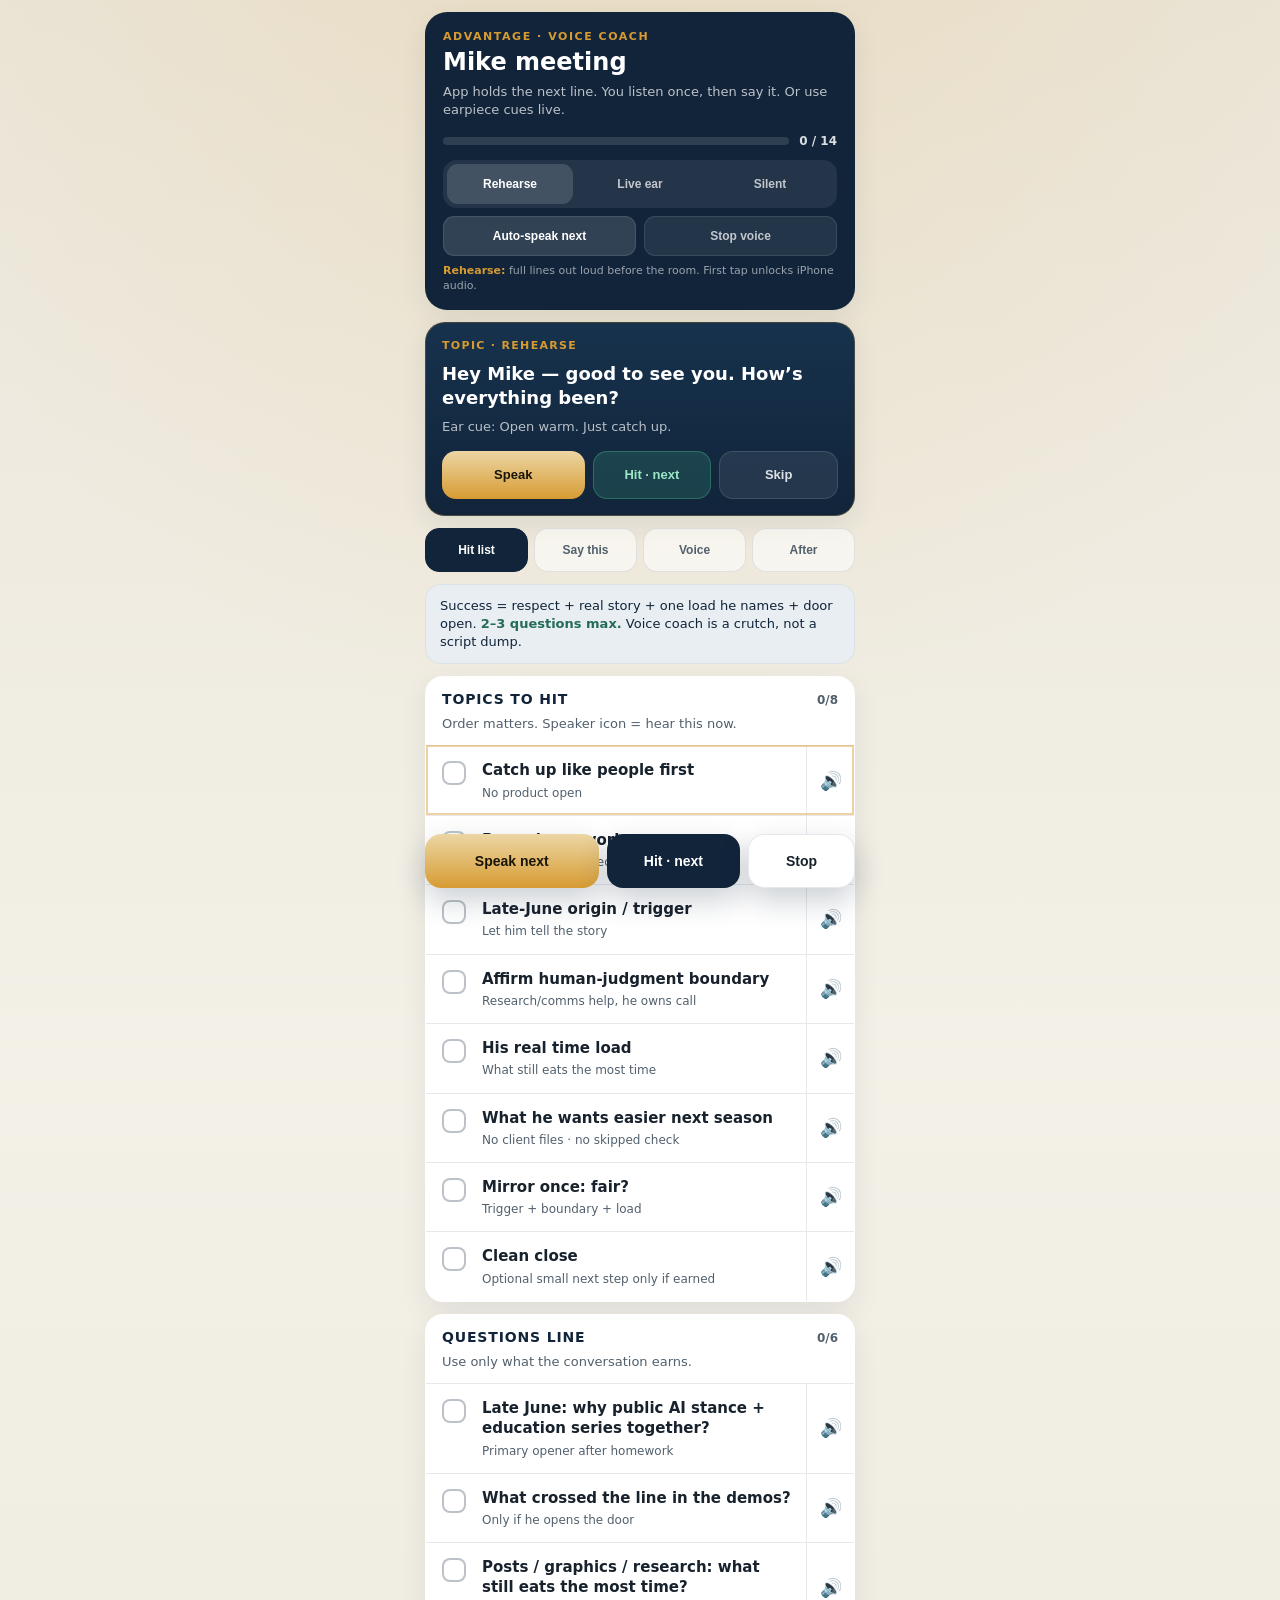
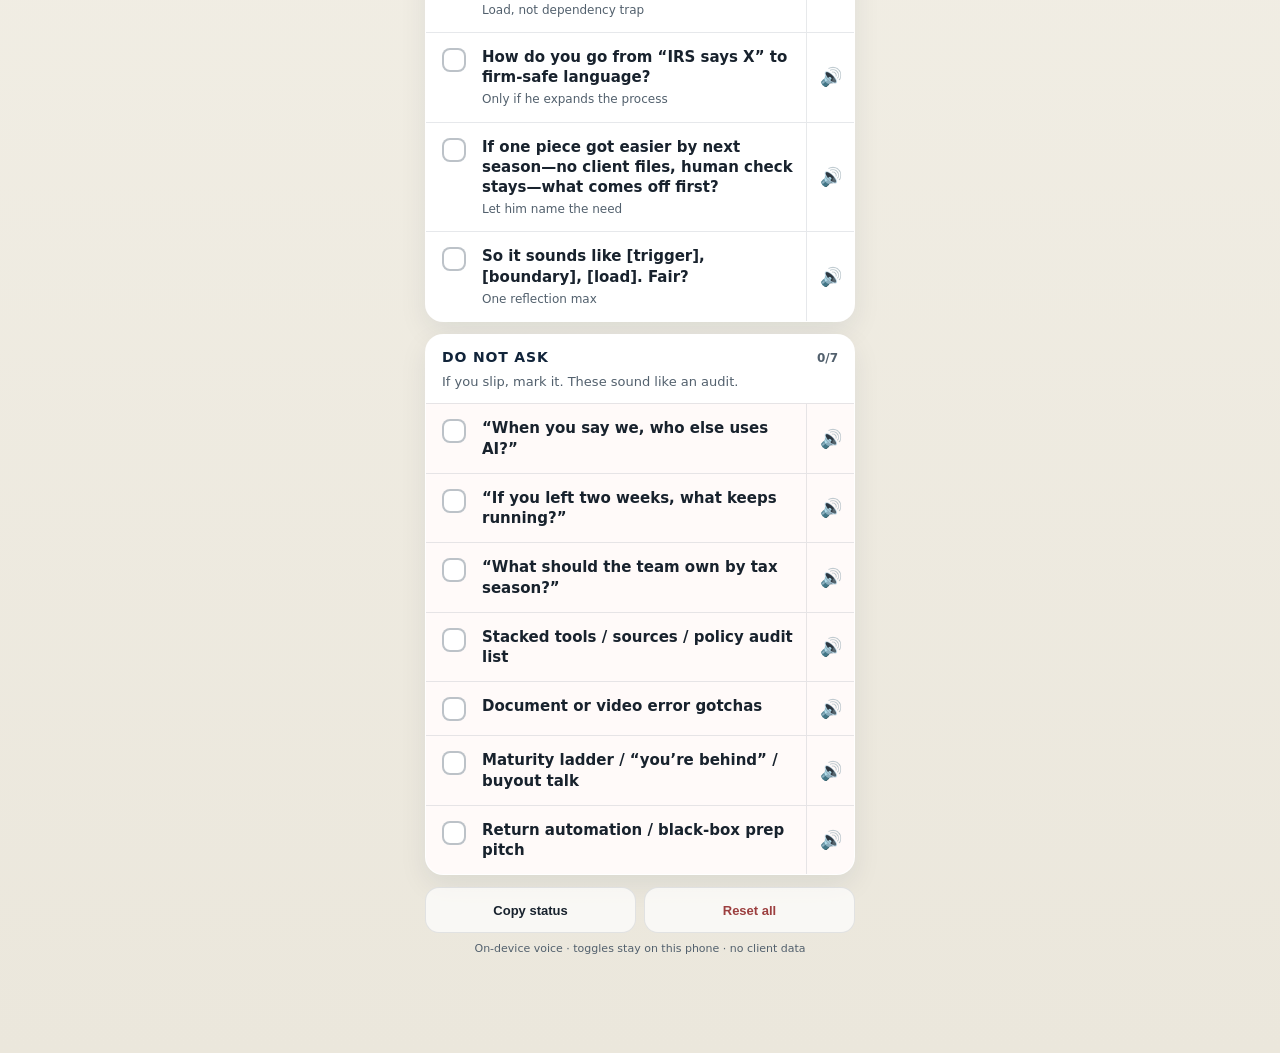
<file: mike/index.html>
<!doctype html>
<html lang="en">
<head>
<meta charset="utf-8">
<meta name="viewport" content="width=device-width, initial-scale=1, viewport-fit=cover">
<meta name="apple-mobile-web-app-capable" content="yes">
<meta name="mobile-web-app-capable" content="yes">
<meta name="apple-mobile-web-app-status-bar-style" content="black-translucent">
<meta name="apple-mobile-web-app-title" content="Mike">
<meta name="theme-color" content="#11243A">
<meta name="description" content="Mike meeting guide with voice coach — tap toggles + speak lines">
<link rel="manifest" href="manifest.webmanifest">
<link rel="apple-touch-icon" href="icon-180.png">
<link rel="icon" type="image/png" sizes="192x192" href="icon-192.png">
<link rel="icon" type="image/png" sizes="512x512" href="icon-512.png">
<title>Mike · Voice Guide</title>
<style>
  :root {
    --bg: #F3F0E7;
    --navy: #11243A;
    --ink: #18222D;
    --muted: #52606D;
    --gold: #D79B32;
    --green: #246B5B;
    --red: #9C3F3F;
    --white: #FFFFFF;
    --pale: #E8EEF2;
    --line: rgba(17, 36, 58, 0.10);
    --done: #E7F1EE;
    --danger-bg: #F5E7E5;
    --safe: #f7f5ef;
    --shadow: 0 10px 28px rgba(17, 36, 58, 0.08);
    --radius: 18px;
    --tap: 52px;
  }
  * { box-sizing: border-box; -webkit-tap-highlight-color: transparent; }
  html, body { margin: 0; padding: 0; min-height: 100%; }
  body {
    font-family: -apple-system, BlinkMacSystemFont, "Segoe UI", system-ui, sans-serif;
    background:
      radial-gradient(120% 70% at 50% -10%, rgba(215, 155, 50, 0.16), transparent 55%),
      linear-gradient(180deg, #ebe6da 0%, var(--bg) 40%, #ebe7dc 100%);
    color: var(--ink);
    padding: calc(12px + env(safe-area-inset-top)) 14px calc(96px + env(safe-area-inset-bottom));
  }
  .shell { max-width: 430px; margin: 0 auto; }
  header {
    background: var(--navy);
    color: white;
    border-radius: 22px;
    padding: 18px 18px 16px;
    box-shadow: var(--shadow);
    margin-bottom: 12px;
  }
  .kicker {
    font-size: 11px;
    letter-spacing: 0.14em;
    text-transform: uppercase;
    color: var(--gold);
    font-weight: 700;
    margin-bottom: 6px;
  }
  h1 {
    margin: 0 0 6px;
    font-size: 24px;
    line-height: 1.15;
    font-weight: 750;
  }
  .sub {
    margin: 0;
    color: rgba(255,255,255,0.72);
    font-size: 13px;
    line-height: 1.45;
  }
  .progress {
    margin-top: 14px;
    display: grid;
    grid-template-columns: 1fr auto;
    gap: 10px;
    align-items: center;
  }
  .bar {
    height: 8px;
    background: rgba(255,255,255,0.12);
    border-radius: 99px;
    overflow: hidden;
  }
  .bar > i {
    display: block;
    height: 100%;
    width: 0%;
    background: linear-gradient(90deg, var(--gold), #e8c06a);
    border-radius: 99px;
    transition: width 180ms ease;
  }
  .count {
    font-size: 12px;
    font-weight: 700;
    color: rgba(255,255,255,0.85);
    font-variant-numeric: tabular-nums;
    white-space: nowrap;
  }
  .voice-bar {
    margin-top: 12px;
    display: grid;
    gap: 8px;
  }
  .voice-row {
    display: grid;
    grid-template-columns: 1fr 1fr;
    gap: 8px;
  }
  .seg {
    display: grid;
    grid-template-columns: 1fr 1fr 1fr;
    gap: 4px;
    background: rgba(255,255,255,0.08);
    border-radius: 14px;
    padding: 4px;
  }
  .seg button, .pill {
    min-height: 40px;
    border: 0;
    border-radius: 11px;
    background: transparent;
    color: rgba(255,255,255,0.72);
    font-size: 12px;
    font-weight: 700;
    cursor: pointer;
  }
  .seg button[aria-pressed="true"], .pill.on {
    background: rgba(255,255,255,0.14);
    color: white;
  }
  .pill {
    background: rgba(255,255,255,0.08);
    border: 1px solid rgba(255,255,255,0.1);
  }
  .voice-note {
    font-size: 11px;
    line-height: 1.35;
    color: rgba(255,255,255,0.58);
  }
  .voice-note strong { color: var(--gold); }
  .now-card {
    background: linear-gradient(180deg, #17324d, var(--navy));
    color: white;
    border-radius: 20px;
    padding: 16px;
    box-shadow: var(--shadow);
    margin-bottom: 12px;
    border: 1px solid rgba(215,155,50,0.25);
  }
  .now-card .label {
    font-size: 11px;
    letter-spacing: 0.12em;
    text-transform: uppercase;
    color: var(--gold);
    font-weight: 700;
    margin-bottom: 8px;
  }
  .now-card .big {
    font-size: 18px;
    line-height: 1.35;
    font-weight: 700;
    margin: 0 0 8px;
  }
  .now-card .cue {
    margin: 0;
    font-size: 13px;
    color: rgba(255,255,255,0.7);
    line-height: 1.4;
  }
  .now-actions {
    display: grid;
    grid-template-columns: 1.2fr 1fr 1fr;
    gap: 8px;
    margin-top: 14px;
  }
  .now-actions button {
    min-height: 48px;
    border-radius: 14px;
    border: 0;
    font-size: 13px;
    font-weight: 750;
    cursor: pointer;
  }
  .btn-speak {
    background: linear-gradient(180deg, #ecd6a4, var(--gold));
    color: #191509;
  }
  .btn-done {
    background: rgba(76, 196, 146, 0.18);
    color: #9be7c6;
    border: 1px solid rgba(76,196,146,0.35) !important;
  }
  .btn-skip {
    background: rgba(255,255,255,0.08);
    color: rgba(255,255,255,0.85);
    border: 1px solid rgba(255,255,255,0.12) !important;
  }
  .tabs {
    display: grid;
    grid-template-columns: 1fr 1fr 1fr 1fr;
    gap: 6px;
    margin-bottom: 12px;
  }
  .tab {
    min-height: 44px;
    border: 1px solid var(--line);
    background: rgba(255,255,255,0.55);
    border-radius: 14px;
    color: var(--muted);
    font-size: 12px;
    font-weight: 700;
    cursor: pointer;
    padding: 0 4px;
  }
  .tab[aria-selected="true"] {
    background: var(--navy);
    color: white;
    border-color: var(--navy);
  }
  .panel { display: none; }
  .panel.active { display: block; }
  .card {
    background: var(--white);
    border-radius: var(--radius);
    box-shadow: var(--shadow);
    border: 1px solid rgba(255,255,255,0.7);
    overflow: hidden;
    margin-bottom: 12px;
  }
  .card-h {
    display: flex;
    justify-content: space-between;
    align-items: baseline;
    gap: 10px;
    padding: 14px 16px 8px;
  }
  .card-h h2 {
    margin: 0;
    font-size: 14px;
    letter-spacing: 0.06em;
    text-transform: uppercase;
    color: var(--navy);
  }
  .card-h span {
    font-size: 12px;
    color: var(--muted);
    font-weight: 600;
  }
  .hint {
    padding: 0 16px 12px;
    margin: 0;
    color: var(--muted);
    font-size: 13px;
    line-height: 1.4;
  }
  .item-row {
    display: grid;
    grid-template-columns: 1fr 48px;
    border-top: 1px solid var(--line);
    background: var(--white);
  }
  .item-row.on { background: var(--done); }
  .item {
    width: 100%;
    display: grid;
    grid-template-columns: 28px 1fr;
    gap: 12px;
    align-items: start;
    text-align: left;
    border: 0;
    background: transparent;
    padding: 14px 12px 14px 16px;
    min-height: var(--tap);
    cursor: pointer;
    color: inherit;
    font: inherit;
  }
  .speak-mini {
    border: 0;
    border-left: 1px solid var(--line);
    background: transparent;
    color: var(--navy);
    font-size: 18px;
    cursor: pointer;
    min-height: var(--tap);
  }
  .item-row.on .label {
    color: var(--green);
    text-decoration: line-through;
    text-decoration-thickness: 1.5px;
    opacity: 0.9;
  }
  .box {
    width: 24px;
    height: 24px;
    border-radius: 8px;
    border: 2px solid rgba(17,36,58,0.28);
    display: grid;
    place-items: center;
    margin-top: 1px;
    background: white;
  }
  .item-row.on .box {
    background: var(--green);
    border-color: var(--green);
  }
  .box svg {
    width: 14px;
    height: 14px;
    opacity: 0;
    stroke: white;
    stroke-width: 2.5;
    fill: none;
  }
  .item-row.on .box svg { opacity: 1; }
  .label {
    font-size: 15px;
    line-height: 1.35;
    font-weight: 600;
  }
  .meta {
    display: block;
    margin-top: 4px;
    font-size: 12px;
    line-height: 1.35;
    color: var(--muted);
    font-weight: 500;
  }
  .quote {
    margin: 0;
    padding: 12px 16px 14px;
    border-top: 1px solid var(--line);
    background: var(--safe);
  }
  .quote .said {
    font-size: 14px;
    line-height: 1.45;
    font-weight: 650;
    color: var(--ink);
  }
  .quote-actions {
    display: grid;
    grid-template-columns: 1fr 1fr;
    gap: 8px;
    margin-top: 10px;
  }
  .quote-actions button {
    min-height: 42px;
    border-radius: 12px;
    border: 1px solid var(--line);
    background: white;
    font-size: 12px;
    font-weight: 700;
    cursor: pointer;
  }
  .quote-actions .speak {
    background: var(--navy);
    color: white;
    border-color: var(--navy);
  }
  .avoid .item-row { background: #fffaf9; }
  .avoid .item-row.on { background: var(--danger-bg); }
  .avoid .item-row.on .label { color: var(--red); }
  .banner {
    background: var(--pale);
    border-radius: 16px;
    padding: 12px 14px;
    color: var(--navy);
    font-size: 13px;
    line-height: 1.4;
    margin-bottom: 12px;
    border: 1px solid rgba(17,36,58,0.06);
  }
  .banner strong { color: var(--green); }
  .danger-banner {
    background: var(--danger-bg);
    color: var(--red);
  }
  .actions {
    display: grid;
    grid-template-columns: 1fr 1fr;
    gap: 8px;
    margin-top: 8px;
  }
  .btn {
    min-height: 46px;
    border-radius: 14px;
    border: 1px solid var(--line);
    background: rgba(255,255,255,0.7);
    color: var(--ink);
    font-size: 13px;
    font-weight: 700;
    cursor: pointer;
  }
  .btn.danger { color: var(--red); }
  .dock {
    position: fixed;
    left: 50%;
    bottom: calc(12px + env(safe-area-inset-bottom));
    transform: translateX(-50%);
    width: min(430px, calc(100% - 20px));
    display: grid;
    grid-template-columns: 1.3fr 1fr 0.8fr;
    gap: 8px;
    z-index: 30;
  }
  .dock button {
    min-height: 54px;
    border-radius: 16px;
    border: 0;
    font-size: 14px;
    font-weight: 800;
    cursor: pointer;
    box-shadow: 0 12px 30px rgba(17,36,58,0.22);
  }
  .dock .primary {
    background: linear-gradient(180deg, #ecd6a4, var(--gold));
    color: #191509;
  }
  .dock .secondary {
    background: var(--navy);
    color: white;
  }
  .dock .ghost {
    background: white;
    color: var(--ink);
    border: 1px solid var(--line);
  }
  .toast {
    position: fixed;
    left: 50%;
    bottom: calc(78px + env(safe-area-inset-bottom));
    transform: translateX(-50%) translateY(120%);
    background: var(--navy);
    color: white;
    padding: 10px 14px;
    border-radius: 999px;
    font-size: 13px;
    font-weight: 650;
    opacity: 0;
    transition: 180ms ease;
    z-index: 40;
    pointer-events: none;
    white-space: nowrap;
  }
  .toast.show {
    opacity: 1;
    transform: translateX(-50%) translateY(0);
  }
  footer {
    margin-top: 8px;
    text-align: center;
    color: var(--muted);
    font-size: 11px;
    line-height: 1.4;
  }
  .settings-grid {
    display: grid;
    gap: 10px;
    padding: 14px 16px 16px;
  }
  .settings-grid label {
    display: grid;
    gap: 6px;
    font-size: 12px;
    font-weight: 700;
    color: var(--muted);
    text-transform: uppercase;
    letter-spacing: 0.06em;
  }
  .settings-grid select, .settings-grid input[type="range"] {
    width: 100%;
    min-height: 42px;
  }
  .settings-grid select {
    border-radius: 12px;
    border: 1px solid var(--line);
    padding: 0 12px;
    background: white;
    font-size: 14px;
  }
  .status-line {
    font-size: 12px;
    color: var(--muted);
    padding: 0 16px 14px;
  }
</style>
</head>
<body>
  <div class="shell">
    <header>
      <div class="kicker">Advantage · voice coach</div>
      <h1>Mike meeting</h1>
      <p class="sub">App holds the next line. You listen once, then say it. Or use earpiece cues live.</p>
      <div class="progress">
        <div class="bar" aria-hidden="true"><i id="barFill"></i></div>
        <div class="count" id="progressCount">0 / 0</div>
      </div>
      <div class="voice-bar">
        <div class="seg" role="group" aria-label="Voice mode">
          <button type="button" id="modeRehearse" aria-pressed="true">Rehearse</button>
          <button type="button" id="modeLive" aria-pressed="false">Live ear</button>
          <button type="button" id="modeMute" aria-pressed="false">Silent</button>
        </div>
        <div class="voice-row">
          <button type="button" class="pill on" id="autoSpeakNext" aria-pressed="true">Auto-speak next</button>
          <button type="button" class="pill" id="stopVoice" aria-pressed="false">Stop voice</button>
        </div>
        <div class="voice-note" id="voiceNote">
          <strong>Rehearse:</strong> full lines out loud before the room. First tap unlocks iPhone audio.
        </div>
      </div>
    </header>

    <section class="now-card" aria-live="polite">
      <div class="label" id="nowKind">Next line</div>
      <p class="big" id="nowBig">Loading…</p>
      <p class="cue" id="nowCue"></p>
      <div class="now-actions">
        <button type="button" class="btn-speak" id="btnSpeakNow">Speak</button>
        <button type="button" class="btn-done" id="btnMarkNow">Hit · next</button>
        <button type="button" class="btn-skip" id="btnSkipNow">Skip</button>
      </div>
    </section>

    <div class="tabs" role="tablist" aria-label="Sections">
      <button class="tab" role="tab" data-panel="hit" aria-selected="true">Hit list</button>
      <button class="tab" role="tab" data-panel="say" aria-selected="false">Say this</button>
      <button class="tab" role="tab" data-panel="voice" aria-selected="false">Voice</button>
      <button class="tab" role="tab" data-panel="after" aria-selected="false">After</button>
    </div>

    <section class="panel active" id="panel-hit" role="tabpanel">
      <div class="banner">
        Success = respect + real story + one load he names + door open.
        <strong>2–3 questions max.</strong> Voice coach is a crutch, not a script dump.
      </div>

      <div class="card" data-group="topics">
        <div class="card-h">
          <h2>Topics to hit</h2>
          <span id="topicsCount">0/0</span>
        </div>
        <p class="hint">Order matters. Speaker icon = hear this now.</p>
        <div id="topics"></div>
      </div>

      <div class="card" data-group="questions">
        <div class="card-h">
          <h2>Questions line</h2>
          <span id="questionsCount">0/0</span>
        </div>
        <p class="hint">Use only what the conversation earns.</p>
        <div id="questions"></div>
      </div>

      <div class="card avoid" data-group="avoid">
        <div class="card-h">
          <h2>Do not ask</h2>
          <span id="avoidCount">0/0</span>
        </div>
        <p class="hint">If you slip, mark it. These sound like an audit.</p>
        <div id="avoid"></div>
      </div>
    </section>

    <section class="panel" id="panel-say" role="tabpanel">
      <div class="banner">Copy or speak any line. In the room, prefer the big “Next line” card.</div>
      <div class="card" id="phrases"></div>
    </section>

    <section class="panel" id="panel-voice" role="tabpanel">
      <div class="banner">
        Uses your phone’s built-in speech engine (no cloud, no client data).
        Best with one earbud. <strong>Live ear</strong> speaks short private cues, not full paragraphs.
      </div>
      <div class="card">
        <div class="card-h"><h2>Voice settings</h2><span id="voiceSupport">…</span></div>
        <div class="settings-grid">
          <label>Voice
            <select id="voiceSelect"></select>
          </label>
          <label>Speed <span id="rateVal">0.95</span>
            <input id="rate" type="range" min="0.7" max="1.15" step="0.05" value="0.95">
          </label>
          <label>Live cue volume style
            <select id="liveStyle">
              <option value="soft">Soft short cue</option>
              <option value="full">Full line even live</option>
            </select>
          </label>
        </div>
        <p class="status-line" id="voiceStatus">Unlock audio with any Speak tap on iPhone.</p>
      </div>
      <div class="card">
        <div class="card-h"><h2>How to use</h2><span>simple</span></div>
        <div class="hint" style="padding-bottom:16px">
          <strong>Before Mike:</strong> Rehearse → Speak → Hit · next through openers.<br><br>
          <strong>In the room:</strong> Live ear + one bud → Speak gives a short private cue → you say it in your own words → Hit · next.<br><br>
          <strong>If you freeze:</strong> look at the big card. Don’t read a paragraph at him. One sentence, then silence.
        </div>
      </div>
    </section>

    <section class="panel" id="panel-after" role="tabpanel">
      <div class="banner">After the room: capture only what he volunteered.</div>
      <div class="card" data-group="capture">
        <div class="card-h">
          <h2>Private capture</h2>
          <span id="captureCount">0/0</span>
        </div>
        <div id="capture"></div>
      </div>
      <div class="banner danger-banner">
        Proceed only if he named a real non-client load, wanted help that keeps his sign-off, and client files / return judgment stay out.
      </div>
    </section>

    <div class="actions">
      <button class="btn" id="btnExport" type="button">Copy status</button>
      <button class="btn danger" id="btnReset" type="button">Reset all</button>
    </div>
    <footer>
      On-device voice · toggles stay on this phone · no client data
    </footer>
  </div>

  <div class="dock" aria-label="Voice coach controls">
    <button type="button" class="primary" id="dockSpeak">Speak next</button>
    <button type="button" class="secondary" id="dockDone">Hit · next</button>
    <button type="button" class="ghost" id="dockStop">Stop</button>
  </div>
  <div class="toast" id="toast" role="status" aria-live="polite"></div>

<script>
const STORAGE_KEY = 'mike-meeting-voice-checklist-v2';
const CHECK = `<svg viewBox="0 0 24 24" aria-hidden="true"><polyline points="20 6 9 17 4 12"></polyline></svg>`;

/** Spine order for the coach: topics + natural speech lines */
const SPINE = [
  {
    id: 't1', group: 'topics', kind: 'Topic',
    label: 'Catch up like people first',
    meta: 'No product open',
    full: "Hey Mike — good to see you. How’s everything been?",
    cue: "Open warm. Just catch up."
  },
  {
    id: 't2', group: 'topics', kind: 'Topic',
    label: 'Prove homework',
    meta: 'AI letter + both videos',
    full: "I’ve been meaning to say — I actually read your AI letter and watched both Advantage videos.",
    cue: "Say you read the letter and watched both videos."
  },
  {
    id: 'q1', group: 'questions', kind: 'Question',
    label: 'Late June: why public AI stance + education series together?',
    meta: 'Primary opener after homework',
    full: "What happened in late June that made you decide the firm needed a public AI position and a tax-education series at the same time?",
    cue: "Ask what happened in late June — why both at once."
  },
  {
    id: 't3', group: 'topics', kind: 'Topic',
    label: 'Late-June origin / trigger',
    meta: 'Let him tell the story',
    full: "That’s really interesting. Tell me more about what pushed it.",
    cue: "Shut up. Let him talk."
  },
  {
    id: 't4', group: 'topics', kind: 'Topic',
    label: 'Affirm human-judgment boundary',
    meta: 'Research/comms help, he owns call',
    full: "The part that landed for me was: AI can help with research and communication, but the human still owns the judgment and the client. That feels like the right line for a tax firm.",
    cue: "Affirm his line: AI helps, human owns judgment."
  },
  {
    id: 'q2', group: 'questions', kind: 'Question',
    label: 'What crossed the line in the demos?',
    meta: 'Only if he opens the door',
    full: "What was the moment in those demos that felt like, no, we’re not doing that?",
    cue: "Only if open: what crossed the line in the demos?"
  },
  {
    id: 't5', group: 'topics', kind: 'Topic',
    label: 'His real time load',
    meta: 'What still eats the most time',
    full: "On the things you are using AI for — posts, graphics, research for the videos — what part still eats the most of your time?",
    cue: "Ask what still eats the most time."
  },
  {
    id: 'q3', group: 'questions', kind: 'Question',
    label: 'Posts / graphics / research: what still eats the most time?',
    meta: 'Load, not dependency trap',
    full: "On the things you are using AI for — posts, graphics, research for the videos — what part still eats the most of your time?",
    cue: "Same load question if not asked yet."
  },
  {
    id: 'q4', group: 'questions', kind: 'Question',
    label: 'How do you go from “IRS says X” to firm-safe language?',
    meta: 'Only if he expands the process',
    full: "How do you usually go from the IRS says X to something you’re comfortable putting under the firm’s name?",
    cue: "Only if he expands: source to firm-safe language."
  },
  {
    id: 't6', group: 'topics', kind: 'Topic',
    label: 'What he wants easier next season',
    meta: 'No client files · no skipped check',
    full: "If one piece of that could get easier by next season — without putting client files into a tool or skipping a human check — what would you want taken off your plate first?",
    cue: "What should get easier next season — no client files."
  },
  {
    id: 'q5', group: 'questions', kind: 'Question',
    label: 'If one piece got easier by next season—no client files, human check stays—what comes off first?',
    meta: 'Let him name the need',
    full: "If one piece of that could get easier by next season — without putting client files into a tool or skipping a human check — what would you want taken off your plate first?",
    cue: "Let him name what comes off his plate."
  },
  {
    id: 't7', group: 'topics', kind: 'Topic',
    label: 'Mirror once: fair?',
    meta: 'Trigger + boundary + load',
    full: "So it sounds like that trigger, your boundary on human judgment, and that load on you. Is that fair?",
    cue: "Mirror once: trigger, boundary, load. Fair?"
  },
  {
    id: 'q6', group: 'questions', kind: 'Question',
    label: 'So it sounds like [trigger], [boundary], [load]. Fair?',
    meta: 'One reflection max',
    full: "So it sounds like [his trigger], [his boundary], and [his load]. Is that fair?",
    cue: "One reflection. Then stop."
  },
  {
    id: 't8', group: 'topics', kind: 'Topic',
    label: 'Clean close',
    meta: 'Optional small next step only if earned',
    full: "I really respect that you’re drawing the line publicly instead of pretending AI isn’t there. Thanks for walking me through it.",
    cue: "Clean close. Respect the public line. Stop unless he invites more."
  },
];

const TOPICS = SPINE.filter(x => x.group === 'topics');
const QUESTIONS = SPINE.filter(x => x.group === 'questions');

const AVOID = [
  { id: 'a1', label: '“When you say we, who else uses AI?”', full: 'Do not ask who else uses AI.', cue: 'Skip dependency trap.' },
  { id: 'a2', label: '“If you left two weeks, what keeps running?”', full: 'Do not ask the two-week absence trap.', cue: 'Skip absence trap.' },
  { id: 'a3', label: '“What should the team own by tax season?”', full: 'Do not force team ownership language.', cue: 'Skip team audit.' },
  { id: 'a4', label: 'Stacked tools / sources / policy audit list', full: 'Do not run a capability audit.', cue: 'No audit stack.' },
  { id: 'a5', label: 'Document or video error gotchas', full: 'Do not ambush with document errors.', cue: 'No gotchas.' },
  { id: 'a6', label: 'Maturity ladder / “you’re behind” / buyout talk', full: 'Do not grade him or discuss buyout.', cue: 'No ladder. No buyout.' },
  { id: 'a7', label: 'Return automation / black-box prep pitch', full: 'Do not pitch return automation.', cue: 'No return automation.' },
];

const PHRASES = [
  { id: 'p1', use: 'Bridge', text: "I’ve been meaning to say—I actually read your AI letter and watched both Advantage videos." },
  { id: 'p2', use: 'Origin', text: "What happened in late June that made you decide the firm needed a public AI position and a tax-education series at the same time?" },
  { id: 'p3', use: 'Boundary', text: "The part that landed for me was: AI can help with research and communication, but the human still owns the judgment and the client. That feels like the right line for a tax firm." },
  { id: 'p4', use: 'Demo (if open)', text: "What was the moment in those demos that felt like, “No, we’re not doing that”?" },
  { id: 'p5', use: 'Load', text: "On the things you are using AI for—posts, graphics, research for the videos—what part still eats the most of your time?" },
  { id: 'p6', use: 'Wish', text: "If one piece of that could get easier by next season—without putting client files into a tool or skipping a human check—what would you want taken off your plate first?" },
  { id: 'p7', use: 'Reflect', text: "So it sounds like [his trigger], [his boundary], and [his load]. Is that fair?" },
  { id: 'p8', use: 'Close', text: "I really respect that you’re drawing the line publicly instead of pretending AI isn’t there. Thanks for walking me through it." },
  { id: 'p9', use: 'Optional offer', text: "If it is ever useful, I’d be glad to help think through just that one non-client workflow—sources, draft, second set of eyes, and you still own the final check. No return automation and no black box. Totally optional." },
];

const CAPTURE = [
  { id: 'c1', label: 'Late-June trigger, in his words' },
  { id: 'c2', label: 'Boundary, in his words' },
  { id: 'c3', label: 'What consumes his time' },
  { id: 'c4', label: 'Public/research/comms lane he wants easier (if any)' },
  { id: 'c5', label: 'Whether another person already helps' },
  { id: 'c6', label: 'Sources / review habits he volunteered' },
  { id: 'c7', label: 'What he does not want' },
  { id: 'c8', label: 'Whether he invited a next conversation' },
];

const GROUPS = { topics: TOPICS, questions: QUESTIONS, avoid: AVOID, capture: CAPTURE };
const BY_ID = Object.fromEntries([...SPINE, ...AVOID].map(x => [x.id, x]));

const state = loadState();
let voices = [];
let currentId = state.currentId || firstOpenId();
let audioUnlocked = false;

function loadState() {
  try {
    const raw = localStorage.getItem(STORAGE_KEY);
    if (!raw) return defaultState();
    return { ...defaultState(), ...JSON.parse(raw) };
  } catch {
    return defaultState();
  }
}
function defaultState() {
  return {
    on: {},
    mode: 'rehearse', // rehearse | live | mute
    autoSpeak: true,
    rate: 0.95,
    voiceURI: '',
    liveStyle: 'soft',
    currentId: null,
  };
}
function saveState() {
  state.currentId = currentId;
  localStorage.setItem(STORAGE_KEY, JSON.stringify(state));
}

function toast(msg) {
  const el = document.getElementById('toast');
  el.textContent = msg;
  el.classList.add('show');
  clearTimeout(toast._t);
  toast._t = setTimeout(() => el.classList.remove('show'), 1400);
}

function isOn(id) { return !!state.on[id]; }

function firstOpenId() {
  const hit = SPINE.find(x => !isOn(x.id));
  return hit ? hit.id : SPINE[SPINE.length - 1].id;
}

function scoredIds() {
  return SPINE.map(x => x.id);
}

function speechSupported() {
  return typeof window !== 'undefined' && 'speechSynthesis' in window && typeof SpeechSynthesisUtterance !== 'undefined';
}

function pickVoice() {
  if (!speechSupported()) return null;
  voices = window.speechSynthesis.getVoices() || [];
  if (state.voiceURI) {
    const exact = voices.find(v => v.voiceURI === state.voiceURI);
    if (exact) return exact;
  }
  const en = voices.filter(v => /en(-|_|$)/i.test(v.lang));
  const prefer = en.find(v => /samantha|karen|moira|daniel|alex|google us|microsoft (aria|guy|jenny)/i.test(v.name))
    || en.find(v => /en-US/i.test(v.lang))
    || en[0]
    || voices[0]
    || null;
  return prefer;
}

function populateVoices() {
  const sel = document.getElementById('voiceSelect');
  voices = speechSupported() ? (window.speechSynthesis.getVoices() || []) : [];
  const en = voices.filter(v => /en(-|_|$)/i.test(v.lang));
  const list = en.length ? en : voices;
  sel.innerHTML = list.map(v => `<option value="${escapeAttr(v.voiceURI)}">${escapeHtml(v.name)} (${escapeHtml(v.lang)})</option>`).join('')
    || '<option value="">System default</option>';
  if (state.voiceURI) sel.value = state.voiceURI;
  else if (list[0]) {
    state.voiceURI = list[0].voiceURI;
    sel.value = state.voiceURI;
  }
  document.getElementById('voiceSupport').textContent = speechSupported()
    ? (list.length ? `${list.length} voices` : 'ready')
    : 'unsupported';
}

function stopVoice() {
  if (speechSupported()) window.speechSynthesis.cancel();
}

function speakText(text, { forceFull = false } = {}) {
  if (state.mode === 'mute' && !forceFull) {
    toast('Silent mode');
    return false;
  }
  if (!speechSupported()) {
    toast('Voice not supported on this browser');
    return false;
  }
  stopVoice();
  const u = new SpeechSynthesisUtterance(text);
  const voice = pickVoice();
  if (voice) u.voice = voice;
  u.rate = Number(state.rate) || 0.95;
  u.pitch = state.mode === 'live' ? 0.95 : 1;
  u.volume = state.mode === 'live' && state.liveStyle === 'soft' ? 0.75 : 1;
  u.onstart = () => { audioUnlocked = true; document.getElementById('voiceStatus').textContent = 'Speaking…'; };
  u.onend = () => { document.getElementById('voiceStatus').textContent = 'Ready'; };
  u.onerror = () => { document.getElementById('voiceStatus').textContent = 'Voice error — tap Speak again'; };
  window.speechSynthesis.speak(u);
  return true;
}

function textForItem(item, { forceFull = false } = {}) {
  if (!item) return '';
  if (forceFull || state.mode === 'rehearse' || state.liveStyle === 'full') return item.full || item.label;
  if (state.mode === 'live') return item.cue || item.full || item.label;
  return item.full || item.label;
}

function speakItem(id, opts = {}) {
  const item = BY_ID[id] || SPINE.find(x => x.id === id);
  if (!item) return;
  currentId = id;
  saveState();
  renderNow();
  const text = textForItem(item, opts);
  speakText(text, opts);
}

function toggle(id) {
  state.on[id] = !state.on[id];
  if (state.on[id] && currentId === id) currentId = firstOpenId();
  saveState();
  renderAll();
}

function markCurrentDone() {
  if (!currentId) currentId = firstOpenId();
  state.on[currentId] = true;
  currentId = firstOpenId();
  saveState();
  renderAll();
  if (state.autoSpeak && state.mode !== 'mute' && !allDone()) {
    // slight delay so iOS stacks after gesture
    setTimeout(() => speakItem(currentId), 180);
  } else {
    toast(allDone() ? 'Spine complete' : 'Next ready');
  }
}

function skipCurrent() {
  const idx = SPINE.findIndex(x => x.id === currentId);
  const next = SPINE.slice(idx + 1).find(x => !isOn(x.id)) || SPINE.find(x => !isOn(x.id));
  currentId = next ? next.id : currentId;
  saveState();
  renderAll();
  if (state.autoSpeak && state.mode !== 'mute') setTimeout(() => speakItem(currentId), 120);
}

function allDone() {
  return SPINE.every(x => isOn(x.id));
}

function renderGroup(groupKey, mountId, countId) {
  const items = GROUPS[groupKey];
  const mount = document.getElementById(mountId);
  const done = items.filter(x => isOn(x.id)).length;
  document.getElementById(countId).textContent = `${done}/${items.length}`;
  mount.innerHTML = items.map(item => {
    const on = isOn(item.id);
    const active = currentId === item.id;
    return `
      <div class="item-row ${on ? 'on' : ''}" data-id="${item.id}" style="${active ? 'outline:2px solid rgba(215,155,50,.45); outline-offset:-2px;' : ''}">
        <button class="item" type="button" data-toggle="${item.id}" aria-pressed="${on}">
          <span class="box">${CHECK}</span>
          <span>
            <span class="label">${escapeHtml(item.label)}</span>
            ${item.meta ? `<span class="meta">${escapeHtml(item.meta)}</span>` : ''}
          </span>
        </button>
        <button class="speak-mini" type="button" data-speak="${item.id}" aria-label="Speak">🔊</button>
      </div>
    `;
  }).join('');
  mount.querySelectorAll('[data-toggle]').forEach(btn => {
    btn.addEventListener('click', () => {
      const id = btn.getAttribute('data-toggle');
      currentId = id;
      toggle(id);
    });
  });
  mount.querySelectorAll('[data-speak]').forEach(btn => {
    btn.addEventListener('click', (e) => {
      e.stopPropagation();
      speakItem(btn.getAttribute('data-speak'), { forceFull: state.mode === 'mute' });
    });
  });
}

function renderPhrases() {
  const mount = document.getElementById('phrases');
  mount.innerHTML = `
    <div class="card-h"><h2>Key lines</h2><span>copy or speak</span></div>
    ${PHRASES.map(p => `
      <div class="quote">
        <div class="said">“${escapeHtml(p.text)}”</div>
        <div class="meta" style="margin-top:6px;color:var(--gold);font-weight:700;text-transform:uppercase;letter-spacing:.04em;font-size:12px">${escapeHtml(p.use)}</div>
        <div class="quote-actions">
          <button type="button" data-copy="${escapeAttr(p.text)}">Copy</button>
          <button type="button" class="speak" data-speak-text="${escapeAttr(p.text)}">Speak</button>
        </div>
      </div>
    `).join('')}
  `;
  mount.querySelectorAll('[data-copy]').forEach(btn => {
    btn.addEventListener('click', async () => {
      try {
        await navigator.clipboard.writeText(btn.getAttribute('data-copy'));
        toast('Copied');
      } catch { toast('Copy failed'); }
    });
  });
  mount.querySelectorAll('[data-speak-text]').forEach(btn => {
    btn.addEventListener('click', () => speakText(btn.getAttribute('data-speak-text'), { forceFull: true }));
  });
}

function renderNow() {
  if (!currentId || !BY_ID[currentId] && !SPINE.find(x => x.id === currentId)) currentId = firstOpenId();
  const item = SPINE.find(x => x.id === currentId) || BY_ID[currentId];
  const full = item.full || item.label;
  const cue = item.cue || '';
  document.getElementById('nowKind').textContent = allDone()
    ? 'Done'
    : `${item.kind || 'Line'} · ${state.mode === 'live' ? 'live cue' : state.mode === 'mute' ? 'silent' : 'rehearse'}`;
  document.getElementById('nowBig').textContent = allDone()
    ? 'Spine complete. Listen more than you talk.'
    : (state.mode === 'live' ? cue : full);
  document.getElementById('nowCue').textContent = allDone()
    ? ''
    : (state.mode === 'live' ? full : (cue ? `Ear cue: ${cue}` : ''));
}

function updateProgress() {
  const ids = scoredIds();
  const done = ids.filter(isOn).length;
  document.getElementById('progressCount').textContent = `${done} / ${ids.length}`;
  document.getElementById('barFill').style.width = ids.length ? `${(done / ids.length) * 100}%` : '0%';
}

function updateModeUI() {
  document.getElementById('modeRehearse').setAttribute('aria-pressed', state.mode === 'rehearse');
  document.getElementById('modeLive').setAttribute('aria-pressed', state.mode === 'live');
  document.getElementById('modeMute').setAttribute('aria-pressed', state.mode === 'mute');
  document.getElementById('autoSpeakNext').classList.toggle('on', !!state.autoSpeak);
  document.getElementById('autoSpeakNext').setAttribute('aria-pressed', !!state.autoSpeak);
  const note = document.getElementById('voiceNote');
  if (state.mode === 'rehearse') {
    note.innerHTML = '<strong>Rehearse:</strong> full lines out loud before the room. First tap unlocks iPhone audio.';
  } else if (state.mode === 'live') {
    note.innerHTML = '<strong>Live ear:</strong> short private cues for one earbud. You still speak to Mike in your words.';
  } else {
    note.innerHTML = '<strong>Silent:</strong> big text only. Speak button still works if you want a one-off line.';
  }
  document.getElementById('rate').value = state.rate;
  document.getElementById('rateVal').textContent = Number(state.rate).toFixed(2);
  document.getElementById('liveStyle').value = state.liveStyle || 'soft';
}

function renderAll() {
  renderGroup('topics', 'topics', 'topicsCount');
  renderGroup('questions', 'questions', 'questionsCount');
  renderGroup('avoid', 'avoid', 'avoidCount');
  renderGroup('capture', 'capture', 'captureCount');
  renderPhrases();
  updateProgress();
  updateModeUI();
  renderNow();
}

function escapeHtml(s) {
  return String(s)
    .replaceAll('&', '&amp;')
    .replaceAll('<', '&lt;')
    .replaceAll('>', '&gt;')
    .replaceAll('"', '&quot;');
}
function escapeAttr(s) {
  return escapeHtml(s).replaceAll("'", '&#39;');
}

function exportStatus() {
  const lines = ['Mike meeting status', `Hit: ${scoredIds().filter(isOn).length}/${scoredIds().length}`, '', 'SPINE'];
  SPINE.forEach(t => lines.push(`${isOn(t.id) ? '[x]' : '[ ]'} ${t.label}`));
  lines.push('', 'CAPTURE');
  CAPTURE.forEach(c => lines.push(`${isOn(c.id) ? '[x]' : '[ ]'} ${c.label}`));
  navigator.clipboard.writeText(lines.join('\n')).then(() => toast('Status copied')).catch(() => toast('Copy failed'));
}

// Tabs
document.querySelectorAll('.tab').forEach(tab => {
  tab.addEventListener('click', () => {
    document.querySelectorAll('.tab').forEach(t => t.setAttribute('aria-selected', 'false'));
    document.querySelectorAll('.panel').forEach(p => p.classList.remove('active'));
    tab.setAttribute('aria-selected', 'true');
    document.getElementById(`panel-${tab.dataset.panel}`).classList.add('active');
  });
});

// Mode controls
document.getElementById('modeRehearse').onclick = () => { state.mode = 'rehearse'; saveState(); renderAll(); };
document.getElementById('modeLive').onclick = () => { state.mode = 'live'; saveState(); renderAll(); toast('Live ear'); };
document.getElementById('modeMute').onclick = () => { state.mode = 'mute'; stopVoice(); saveState(); renderAll(); };
document.getElementById('autoSpeakNext').onclick = () => {
  state.autoSpeak = !state.autoSpeak;
  saveState();
  updateModeUI();
};
document.getElementById('stopVoice').onclick = () => { stopVoice(); toast('Stopped'); };
document.getElementById('dockStop').onclick = () => { stopVoice(); toast('Stopped'); };

document.getElementById('btnSpeakNow').onclick = () => speakItem(currentId, { forceFull: state.mode === 'mute' });
document.getElementById('dockSpeak').onclick = () => speakItem(currentId, { forceFull: state.mode === 'mute' });
document.getElementById('btnMarkNow').onclick = markCurrentDone;
document.getElementById('dockDone').onclick = markCurrentDone;
document.getElementById('btnSkipNow').onclick = skipCurrent;

document.getElementById('btnReset').onclick = () => {
  if (!confirm('Reset all toggles and restart coach?')) return;
  state.on = {};
  currentId = SPINE[0].id;
  saveState();
  stopVoice();
  renderAll();
  toast('Reset');
};
document.getElementById('btnExport').onclick = exportStatus;

document.getElementById('rate').oninput = (e) => {
  state.rate = e.target.value;
  document.getElementById('rateVal').textContent = Number(state.rate).toFixed(2);
  saveState();
};
document.getElementById('voiceSelect').onchange = (e) => {
  state.voiceURI = e.target.value;
  saveState();
};
document.getElementById('liveStyle').onchange = (e) => {
  state.liveStyle = e.target.value;
  saveState();
  renderNow();
};

if (speechSupported()) {
  populateVoices();
  window.speechSynthesis.onvoiceschanged = populateVoices;
} else {
  document.getElementById('voiceSupport').textContent = 'no TTS';
  document.getElementById('voiceStatus').textContent = 'This browser has no speech engine. Use big text + Silent mode.';
}

if (!currentId) currentId = firstOpenId();
renderAll();
</script>
</body>
</html>
</file>
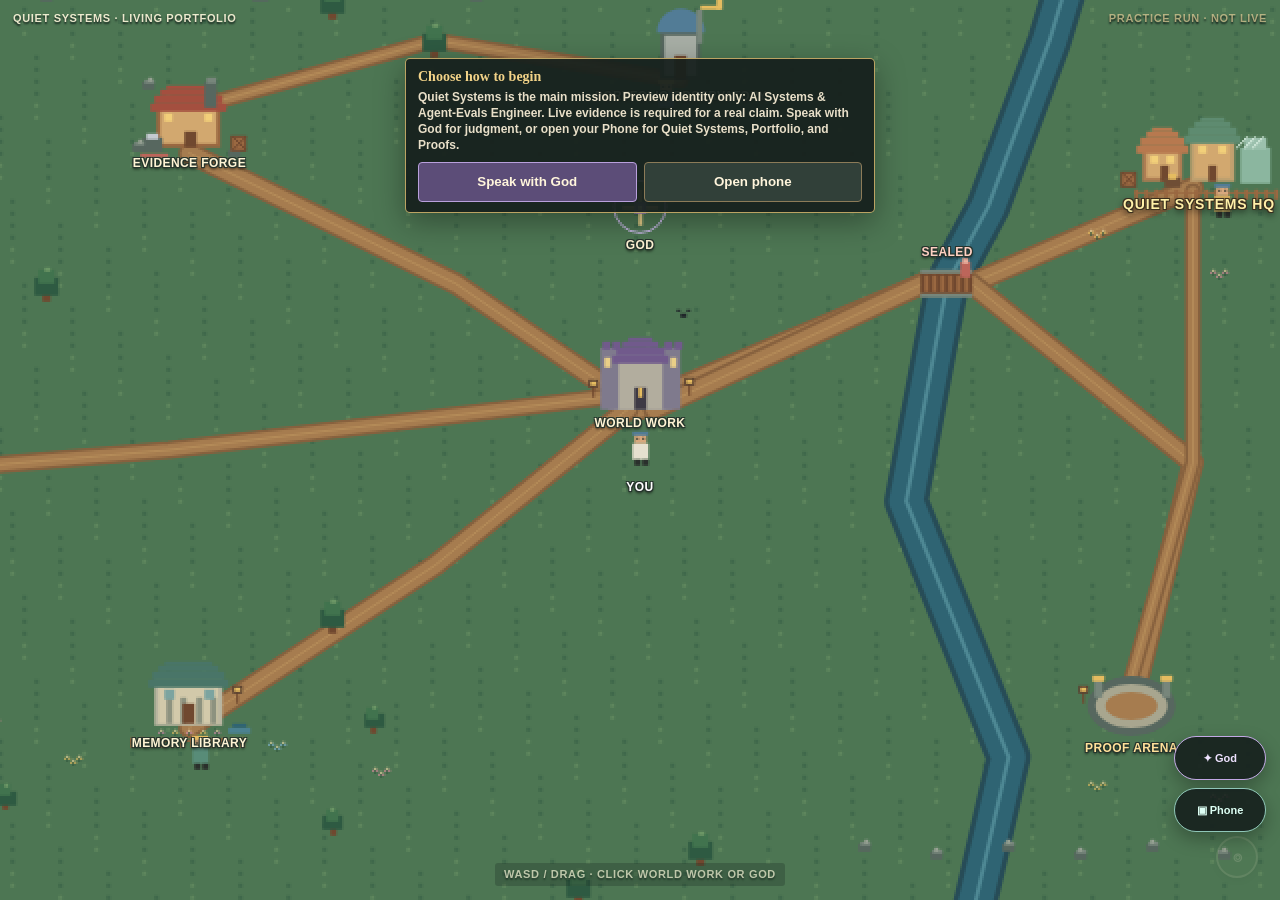
<file: world-preview/index.html>
<!doctype html><html lang="en"><head><meta charset="utf-8"><meta name="viewport" content="width=device-width,initial-scale=1,viewport-fit=cover"><title>AI-OS Living World — Productive Journey</title>
<style>
*{box-sizing:border-box}html,body{margin:0;width:100%;height:100%;overflow:hidden;background:#172a2d;color:#fff;font-family:"Segoe UI Variable Text","Segoe UI",sans-serif}canvas{position:fixed;inset:0;width:100%;height:100%;image-rendering:pixelated;image-rendering:crisp-edges;touch-action:none}.hud{position:fixed;inset:0;pointer-events:none;padding:calc(env(safe-area-inset-top) + 10px) 10px calc(env(safe-area-inset-bottom) + 10px);display:flex;flex-direction:column}.top{display:flex;justify-content:space-between;align-items:flex-start}.crest,.world-state,.quest,.talk,.action,.joystick{pointer-events:auto;filter:drop-shadow(0 5px 10px rgba(0,0,0,.35))}.crest{display:flex;align-items:center;gap:8px;color:#fff;text-shadow:0 2px 0 #263936}.crest-mark{width:31px;height:31px;border:2px solid #efd58f;background:#3c5f59;display:grid;place-items:center;transform:rotate(45deg);box-shadow:inset 0 0 0 3px #263936}.crest-mark b{transform:rotate(-45deg);font:700 15px Georgia}.crest strong{display:block;font:700 14px Georgia;letter-spacing:.02em}.crest span{display:block;font-size:8px;letter-spacing:.13em;text-transform:uppercase;color:#e5dbbb}.world-state{background:rgba(24,39,39,.82);border:2px solid rgba(238,218,166,.5);border-radius:3px;padding:6px 8px;text-align:right;text-shadow:0 1px 0 #000}.world-state b{display:block;font:700 10px monospace;color:#f1db9b}.world-state span{display:block;font-size:8px;color:#d6dacb;margin-top:2px}.quest{align-self:center;margin-top:8px;background:rgba(29,40,37,.88);border:2px solid #896e46;border-radius:3px;padding:7px 11px;max-width:min(82vw,480px);text-align:center}.quest .k{font:700 7px monospace;letter-spacing:.16em;color:#e5bd68;text-transform:uppercase}.quest .v{font:700 10px Georgia;margin-top:2px;color:#fff4d8}.spacer{flex:1}.dialogue{align-self:center;width:min(92vw,510px);margin-bottom:9px;display:flex;align-items:flex-end;gap:7px;pointer-events:none}.portrait{width:46px;height:46px;flex:none;background:#2b4c48;border:3px solid #e0c781;border-radius:3px;display:grid;place-items:center;box-shadow:0 6px 14px rgba(0,0,0,.35);font-size:23px}.bubble{position:relative;background:#f5ecd5;color:#2b322e;border:3px solid #4a3d31;border-radius:4px;padding:8px 10px;box-shadow:0 6px 14px rgba(0,0,0,.32);font:700 10px/1.35 Georgia}.bubble:before{content:"";position:absolute;left:-8px;bottom:9px;border:5px solid transparent;border-right-color:#4a3d31}.bubble small{display:block;font:700 7px monospace;letter-spacing:.1em;color:#8d683d;text-transform:uppercase;margin-bottom:2px}.controls{display:flex;align-items:end;justify-content:space-between}.joystick{width:78px;height:78px;border-radius:50%;border:3px solid rgba(246,232,194,.6);background:rgba(25,39,39,.55);position:relative}.joystick:after{content:"";position:absolute;width:32px;height:32px;left:21px;top:21px;border-radius:50%;background:#e8ddbd;border:3px solid #4a5c54;box-shadow:0 4px 8px rgba(0,0,0,.3)}.verbs{display:grid;grid-template-columns:48px 58px;gap:7px;align-items:end}.action{border:3px solid #5a4633;background:#f0dca8;color:#342e27;border-radius:50%;width:48px;height:48px;font:800 8px monospace;text-transform:uppercase;box-shadow:inset 0 -5px 0 rgba(112,81,45,.2),0 5px 12px rgba(0,0,0,.3)}.action.primary{width:58px;height:58px;background:#d38b5a;color:#fff5df;border-color:#71432e}.prototype{position:fixed;left:50%;top:3px;transform:translateX(-50%);font:700 7px monospace;letter-spacing:.12em;color:rgba(255,255,255,.62);text-transform:uppercase;text-shadow:0 1px #000}.desktop-help{display:none}@media(min-width:760px){.hud{padding:18px}.crest-mark{width:38px;height:38px}.crest strong{font-size:17px}.quest{margin-top:0}.controls{justify-content:flex-end}.joystick{display:none}.verbs{grid-template-columns:58px 70px}.action{width:58px;height:58px}.action.primary{width:70px;height:70px}.desktop-help{display:block;position:fixed;left:18px;bottom:18px;background:rgba(24,39,39,.8);border:2px solid rgba(238,218,166,.4);padding:8px 10px;font:700 9px monospace;color:#eee1bd}.dialogue{margin-bottom:12px}.portrait{width:54px;height:54px}.bubble{font-size:12px}}
</style>
<style>
.hud,.prototype,.desktop-help{display:none!important}.world-whisper{position:fixed;inset:0;pointer-events:none;padding:calc(env(safe-area-inset-top) + 12px) 13px calc(env(safe-area-inset-bottom) + 12px);color:rgba(255,248,221,.9);font:800 11px/1.2 "Segoe UI",sans-serif;letter-spacing:.06em;text-transform:uppercase;text-shadow:0 2px 2px rgba(17,29,25,.95);display:flex;flex-direction:column}.world-whisper .topline{display:flex;justify-content:space-between;align-items:center}.world-whisper .topline span:last-child{color:rgba(224,205,151,.72)}.world-whisper .space{flex:1}.touch-copy{align-self:center;margin-bottom:7px;opacity:.72;padding:5px 9px;border-radius:3px;background:rgba(20,32,28,.34)}.ghost-stick,.world-pulse{display:none!important}.ghost-stick,.ghost-action{position:fixed;bottom:calc(env(safe-area-inset-bottom) + 13px);pointer-events:auto;opacity:.18;transition:opacity .18s;background:rgba(234,222,186,.1);border:2px solid rgba(245,235,203,.65);box-shadow:0 3px 9px rgba(0,0,0,.18)}.ghost-stick{left:14px;width:58px;height:58px;border-radius:50%}.ghost-stick:after{content:"";position:absolute;left:18px;top:18px;width:18px;height:18px;border-radius:50%;background:rgba(245,235,203,.72)}.ghost-action{right:15px;width:46px;height:46px;border-radius:50%;color:rgba(255,246,220,.92);font:700 15px Georgia}.ghost-stick:active,.ghost-action:active{opacity:.75}.world-pulse{position:fixed;left:50%;bottom:calc(env(safe-area-inset-bottom) + 25px);transform:translateX(-50%);width:7px;height:7px;border-radius:50%;background:#e2bd68;box-shadow:0 0 0 4px rgba(226,189,104,.1);opacity:.7}
.world-labels{position:fixed;inset:0;pointer-events:none}.world-label{position:absolute;transform:translate(-50%,-50%);white-space:nowrap;color:#fff4d4;font:900 12px/1 "Segoe UI",sans-serif;letter-spacing:.035em;text-transform:uppercase;text-shadow:-1px -1px 0 #26342d,1px -1px 0 #26342d,-1px 1px 0 #26342d,1px 1px 0 #26342d,0 2px 3px rgba(0,0,0,.9)}.world-label.owner{color:#fff}.world-label.gate{color:#ffd1c3}.world-label.proof{color:#ffe09a}.world-label.primary-business{color:#fff0a8;font-size:14px;letter-spacing:.06em;text-shadow:-1px -1px 0 #3a2f1f,1px -1px 0 #3a2f1f,-1px 1px 0 #3a2f1f,1px 1px 0 #3a2f1f,0 3px 7px rgba(0,0,0,.95)}@media(min-width:760px){.ghost-stick{display:none}.ghost-action{width:42px;height:42px;right:22px;bottom:22px}.touch-copy{margin-bottom:2px}}
</style>
<style>
[hidden]{display:none!important}.encounter{position:fixed;z-index:8;right:20px;top:74px;width:min(460px,calc(100vw - 40px));max-height:calc(100vh - 148px);overflow:auto;background:rgba(24,31,29,.96);border:2px solid #b89a5f;border-radius:5px;color:#f8efd8;padding:16px;box-shadow:0 18px 44px rgba(0,0,0,.48);font:500 14px/1.45 "Segoe UI",sans-serif}.encounter h2{font:700 22px/1.1 Georgia,serif;margin:5px 0 7px}.encounter p{margin:7px 0;color:#ddd3bb}.encounter label{display:block;margin:12px 0 6px;color:#e8cc89;font-size:11px;font-weight:800;letter-spacing:.08em;text-transform:uppercase}.encounter textarea{display:block;width:100%;min-height:92px;resize:vertical;border:1px solid #7e765e;border-radius:4px;background:#101714;color:#fff9e8;padding:11px;font:600 14px/1.4 "Segoe UI",sans-serif}.encounter__top{display:flex;justify-content:space-between;gap:10px;align-items:center}.scenario-badge{color:#f0ce7c;font:800 10px monospace;letter-spacing:.08em;text-transform:uppercase}.close-encounter{border:0;background:transparent;color:#d8d0bc;font-size:22px;line-height:1;padding:0;min-width:44px;min-height:44px;display:grid;place-items:center}.encounter__actions{display:flex;gap:8px;margin-top:13px}.encounter button.primary,.encounter button.secondary,.encounter a.secondary{min-height:44px;border-radius:4px;padding:0 14px;font-weight:850;display:inline-flex;align-items:center;justify-content:center;text-decoration:none}.encounter button.primary{border:1px solid #f0d38e;background:#e3b963;color:#1e271f;flex:1}.encounter button.secondary,.encounter a.secondary{border:1px solid #7a7668;background:#303934;color:#f4ecd9}.quest-grid{display:grid;grid-template-columns:92px 1fr;gap:7px 10px;margin-top:12px}.quest-grid dt{color:#bfa971;font-size:11px;font-weight:800;text-transform:uppercase}.quest-grid dd{margin:0;color:#f8efd8;overflow-wrap:anywhere}.trace{margin:12px 0 0;padding:0;list-style:none}.trace li{display:flex;gap:8px;padding:6px 0;border-top:1px solid rgba(255,255,255,.09);font-size:12px}.trace b{color:#e9c874}.world-event{position:fixed;z-index:6;left:50%;top:48px;transform:translateX(-50%);max-width:min(520px,78vw);padding:7px 11px;background:rgba(26,35,31,.9);border:1px solid rgba(227,192,111,.72);border-radius:3px;color:#fff4d7;text-align:center;font:800 11px/1.25 "Segoe UI",sans-serif;box-shadow:0 8px 24px rgba(0,0,0,.28)}.scenario-note{font-size:11px;color:#bdb6a4!important}.proof-seal{display:inline-flex;align-items:center;gap:7px;color:#f1d285;font-weight:850}.proof-seal:before{content:"◆";color:#e7bd5d}.trace-empty{color:#ada694;font-size:12px}.artifact-body{margin:12px 0;padding:12px;background:rgba(7,12,10,.46);border:1px solid rgba(226,190,103,.35);border-radius:4px}.artifact-body h3{margin:0 0 6px;color:#f2d084;font:800 17px/1.2 Georgia,serif}.artifact-body h4{margin:13px 0 5px;color:#dfc789;font:800 10px/1.2 "Segoe UI",sans-serif;letter-spacing:.09em;text-transform:uppercase}.artifact-body p{margin:5px 0}.artifact-body ul{margin:5px 0 0;padding-left:19px}.artifact-body li{margin:5px 0;color:#eee5cf}.critic-boundary{border-left:3px solid #c67567;padding-left:9px}.encounter a.secondary{display:grid;place-items:center;text-decoration:none;min-height:44px}.encounter button.challenge{border:1px solid #b97869;background:#4a302c;color:#ffe8dd;flex:1}.archive-mark{color:#a8d4a6;font-weight:850}.decision-bar{position:sticky;top:-16px;z-index:2;margin:10px -4px 12px;padding:8px 4px;background:linear-gradient(#181f1d 78%,rgba(24,31,29,0));border-top:1px solid rgba(255,255,255,.06)}.decision-bar .encounter__actions{margin-top:0}.decision-hint{margin:0 0 6px!important;color:#c9c1ac!important;font-size:11px}@media(max-width:759px){.encounter{left:8px;right:8px;top:auto;bottom:8px;width:auto;max-height:44vh;padding:13px}.encounter h2{font-size:19px}.encounter textarea{min-height:70px}.world-event{top:39px;max-width:86vw;font-size:10px}.quest-grid{grid-template-columns:78px 1fr}}
.guidance-prompt{position:fixed;z-index:7;left:50%;top:58px;transform:translateX(-50%);width:min(470px,calc(100vw - 26px));padding:10px 12px;background:rgba(23,32,29,.94);border:1px solid rgba(232,199,119,.78);border-radius:5px;color:#fff4d5;box-shadow:0 9px 30px rgba(0,0,0,.34);font:600 12px/1.35 "Segoe UI",sans-serif}.guidance-prompt strong{display:block;font:800 14px/1.2 Georgia,serif;color:#f2d388}.guidance-prompt p{margin:3px 0 8px;color:#e8dfc8}.guidance-actions{display:flex;gap:7px}.guidance-actions button{min-height:40px;flex:1;border-radius:4px;border:1px solid #8c7b58;background:#314039;color:#fff5dc;font-weight:800}.guidance-actions button:first-child{background:#5c4d78;border-color:#b9a0dc}.sovereign-dock{position:fixed;z-index:7;right:14px;bottom:calc(env(safe-area-inset-bottom) + 68px);display:grid;gap:8px}.sovereign-dock button{min-height:44px;min-width:92px;border:1px solid rgba(236,210,144,.72);border-radius:999px;background:rgba(23,34,31,.92);color:#fff2cf;padding:0 12px;font:800 11px "Segoe UI",sans-serif;box-shadow:0 7px 18px rgba(0,0,0,.28)}.sovereign-dock .god-button{border-color:#c3a8e6;color:#eee2ff}.sovereign-dock .phone-button{border-color:#8fc6b8;color:#ddfff4}.advisor-covenant{padding:9px 10px;border-left:3px solid #a98ac8;background:rgba(83,58,105,.25);color:#e9ddf3!important}.advisor-thread{display:grid;gap:8px;margin:11px 0;max-height:220px;overflow:auto}.advisor-message{padding:9px 10px;border-radius:4px;background:#111915}.advisor-message.user{border-left:3px solid #75ad9d}.advisor-message.assistant{border-left:3px solid #b895da}.advisor-message.system{border-left:3px solid #b46e64}.advisor-message b{display:block;margin-bottom:3px;color:#e5c789;font-size:10px;text-transform:uppercase;letter-spacing:.08em}.phone-grid{display:grid;grid-template-columns:repeat(3,minmax(0,1fr));gap:8px;margin-top:12px}.phone-app{min-height:88px;border:1px solid #73877d;border-radius:7px;background:#18231f;color:#f7eed9;padding:9px;font-weight:800}.phone-app span{display:block;font-size:22px;margin-bottom:5px}.phone-app small{display:block;color:#bfc9bd;font-weight:600}.phone-back{margin-top:8px}.mode-truth{font:800 10px monospace;color:#d9c17d;letter-spacing:.06em;text-transform:uppercase}.memory-choices{display:grid;grid-template-columns:1fr;gap:7px;margin:12px 0}.memory-choices button{min-height:44px;border-radius:4px;border:1px solid #7e765e;background:#303934;color:#f4ecd9;font-weight:800}.memory-choices button:first-child{border-color:#b9a0dc;background:#4b3d61}.memory-choices button:last-child{border-color:#8fc6b8;background:#29473e}@media(max-width:759px){.guidance-prompt{top:45px;font-size:11px}.guidance-prompt strong{font-size:13px}.sovereign-dock{right:10px;bottom:calc(env(safe-area-inset-bottom) + 62px)}.sovereign-dock button{min-width:48px;width:48px;padding:0;font-size:0}.sovereign-dock button span{font-size:17px}.phone-grid{grid-template-columns:1fr 1fr}.phone-app:last-child{grid-column:1/-1}.encounter#godEncounter,.encounter#phoneEncounter{max-height:70svh}}
</style></head><body><canvas id="game" aria-label="Quiet Systems living portfolio world"></canvas><div class="prototype">Quiet Systems · living portfolio</div>
<div class="world-labels" aria-hidden="true"><span class="world-label" id="label-hermes">World Work</span><span class="world-label" id="label-forge">Evidence Forge</span><span class="world-label primary-business" id="label-quarter">Quiet Systems HQ</span><span class="world-label" id="label-library">Memory Library</span><span class="world-label proof" id="label-arena">Proof Arena</span><span class="world-label" id="label-observatory">Portfolio Observatory</span><span class="world-label" id="label-docks">Refinery Docks</span><span class="world-label gate" id="label-gate">Sealed</span><span class="world-label owner" id="label-owner">You</span><span class="world-label" id="label-god">God</span></div><div id="worldEvent" class="world-event" hidden></div><section id="journeyEncounter" class="encounter" hidden aria-label="World work intake"><div class="encounter__top"><span class="scenario-badge">World Work · practice</span><button class="close-encounter" data-close-encounter aria-label="Close">×</button></div><h2>Stage deliberate work</h2><p>World Work is a safe intake surface. It is not a fourth Phone app and it does not run automatically.</p><label for="journeyIntent">What should the world move forward?</label><textarea id="journeyIntent" maxlength="280">Strengthen the Quiet Inventories flagship proof pack.</textarea><p class="scenario-note">Practice run · not live work · no Hermes call or AI-OS mutation.</p><div class="encounter__actions"><button id="beginQuest" class="primary">Stage quest</button><button class="secondary" data-close-encounter>Not now</button></div></section><section id="workEncounter" class="encounter" hidden aria-label="Quest work encounter"></section><section id="proofEncounter" class="encounter" hidden aria-label="Proof relic encounter"></section><section id="godEncounter" class="encounter" hidden aria-label="God advisor conversation"></section><section id="phoneEncounter" class="encounter" hidden aria-label="Sovereign phone apps"></section><aside id="guidancePrompt" class="guidance-prompt" aria-live="polite"></aside><div class="sovereign-dock" aria-label="Sovereign tools"><button id="godButton" class="god-button" aria-label="Speak with God"><span>✦</span> God</button><button id="phoneButton" class="phone-button" aria-label="Open phone"><span>▣</span> Phone</button></div><div class="world-whisper"><div class="topline"><span>Quiet Systems · living portfolio</span><span>practice run · not live</span></div><div class="space"></div><div class="touch-copy">touch the world to reveal it</div></div><div class="ghost-stick" aria-label="Move"></div><button class="ghost-action" aria-label="Interact">◎</button><div class="world-pulse" aria-hidden="true"></div>
<script>
const c=document.getElementById('game'),g=c.getContext('2d'),S=2,WORLD_W=1024,WORLD_H=640;g.imageSmoothingEnabled=false;let W,H,now=0;const camera={x:0,y:0,initialized:false};const P={grass:'#4d7653',grass2:'#5e865d',grass3:'#3f684b',water:'#2f6473',water2:'#4b8190',sand:'#c4a56a',dirt:'#a67c4f',dirt2:'#87613e',stone:'#77867b',stone2:'#57675f',wood:'#70482f',wood2:'#9a6841',gold:'#e5bc60',cream:'#f4dfaa',red:'#bd655a',purple:'#715a8c',blue:'#527c96',leaf:'#2e5a42',leaf2:'#41734e',ink:'#2a302c',glass:'#9bc0ad'};
const LIVE_WORLD=Boolean(window.__AIOS_LIVE_WORLD__?.enabled),LIVE_API=window.__AIOS_LIVE_WORLD__?.apiBase||'api/world';
const SOURCE_MODE='SCENARIO_FIXTURE',INTENT_SOURCE='fixtures/intent-commission.json',DRIVER_SOURCE='fixtures/run-record.json',ARTIFACT_SOURCE='fixtures/artifacts/scenario-relic-001.json',OUTPUT_HASH='8b1cb9fb3e65e1dcef0056118b293a98fa3daefe18d25200719df1180d6c1f26',ARTIFACT_DELIVERABLE={"title":"Productive Living-World Control Contract","summary":"A concrete contract that makes intent, execution, verification, challenge, and memory one world-native loop.","system_changes":["Hermes Keep commissions a bounded quest record containing raw intent, purpose, assignee, next event, and a proof requirement.","Workhorse Forge may show productive smoke, sparks, and builder motion only while a named driver record is in running state.","Proof Arena must distinguish artifact existence from artifact usefulness: it exposes the work product, checks, and unresolved limits before acceptance.","The owner may challenge a verified relic back to the Forge or accept it for physical archiving in Memory Library.","Memory Library becomes the durable destination for accepted work; archived relics remain visible world state rather than disappearing into a completion counter."],"acceptance_contract":["Every productive animation is backed by a source path and legal quest state.","Every completed quest exposes a substantive artifact body, not only IDs, hashes, or PASS language.","Verification shows what passed and what remains unproved; identity checks never imply semantic quality.","The owner has an explicit accept-or-challenge decision before durable completion.","Acceptance changes the world by moving and displaying the relic in Memory Library; challenge visibly returns it to the Forge."],"limitations":["This artifact is deterministic scenario content, not generated by Hermes from arbitrary owner intent.","The fixture proves interaction and state grammar, not live autonomous task quality.","Browser-local scenario state is not a curated-vault write and does not establish durable AI-OS memory.","Owner judgment remains the semantic-quality gate; the fixture checker only verifies source identity, payload hash, and required structure."],"next_executable_slice":"Wire one local no-send work-order adapter to the quest schema and require an openable artifact plus task-specific acceptance verdict."};
const JOURNEY_SEQUENCE=['commissioned','routed','running','awaiting_verification','verifying','verified','returning','archiving','archived'],JOURNEY_DURATION={commissioned:900,routed:2800,running:4200,awaiting_verification:2800,verifying:0,verified:0,returning:2800,archiving:2800,archived:0};
function freshJourney(){return {sourceMode:LIVE_WORLD?'WORKFLOW_LIVE':SOURCE_MODE,live:LIVE_WORLD,taskId:null,liveProof:null,ownerGate:false,status:'idle',intent:'',quest:null,driverRef:{source_path:LIVE_WORLD?'System/Automation/Workflow-Queue.md':DRIVER_SOURCE,status:'idle',updated_at:null,output_artifact_id:null,output_hash:null},artifact:{artifact_id:'scenario-relic-001',source_path:ARTIFACT_SOURCE,output_hash:OUTPUT_HASH,proof_status:'source_backed',revision:0,deliverable:ARTIFACT_DELIVERABLE},trace:[],seq:0,stageStarted:performance.now(),forgeActive:false,proofReady:false,archivedIds:[],archiveCount:0,libraryRelic:false,memoryAccepted:false}}
const journey=freshJourney();let journeyTimer=null,livePollTimer=null;
const ADVISOR_API=window.__AIOS_LIVE_WORLD__?.advisorBase||LIVE_API.replace(/api\/world.*$/,'api/advisor');
const PORTFOLIO_API=window.__AIOS_LIVE_WORLD__?.portfolioBase||LIVE_API.replace(/api\/world.*$/,'api/portfolio');
const PORTFOLIO_SCENARIO={ok:true,source:'SCENARIO_PREVIEW',claim_mode:'preview_only',degraded:false,current_title:'AI Systems & Agent-Evals Engineer',target_title:'Frontier Research Engineer / AI Systems Architect',title_basis:{agent_evals_present:5,agent_evals_accepted:4,ai_systems_present:3,ai_systems_accepted:1,quiet_systems_present:2,quiet_systems_accepted:0,title_threshold:'3 accepted agent-eval reports + 1 hash-bound accepted AI-system receipt'},business:{primary:'Quiet Systems',flagship:'Quiet Inventories',phase:'pre-revenue proof stocking',next_milestone:'flagship proof pack',delivery_model:'owned product plus bounded setup and upkeep',customer:'small offices with shared physical supplies'},allocation:{quiet_systems:.8,frontier_portfolio:.2},advisor_priority:['Quiet Systems cashflow','transferable expert mastery','frontier-career leverage'],phone_apps:['quiet-systems','portfolio','proofs'],app_building:{visibility:'contextual_capability_only',top_level_destination:false},other_ventures:'quiet_incubation',evidence:[{label:'Trace-audited agent eval portfolio',pillar:'agent_evals',present:true,accepted:true,acceptance_status:'scenario_preview'},{label:'Quiet Inventories flagship product',pillar:'quiet_systems',present:true,accepted:false,acceptance_status:'supporting_presence_only'},{label:'Hash-bound sovereign system receipt',pillar:'ai_systems',present:true,accepted:true,acceptance_status:'scenario_preview'}]};
const PORTFOLIO_DEGRADED={...PORTFOLIO_SCENARIO,source:'FIXTURE_FALLBACK',claim_mode:'degraded_no_claim',degraded:true,current_title:'Evidence unavailable',title_basis:{agent_evals_present:0,agent_evals_accepted:0,ai_systems_present:0,ai_systems_accepted:0,quiet_systems_present:0,quiet_systems_accepted:0,title_threshold:'live content validation required'},evidence:[]};
const PORTFOLIO_PENDING={...PORTFOLIO_DEGRADED,source:'LIVE_VALIDATION_PENDING',claim_mode:'validation_pending',degraded:false,current_title:'Validation pending'};
let portfolioState=JSON.parse(JSON.stringify(LIVE_WORLD?PORTFOLIO_PENDING:PORTFOLIO_SCENARIO));
async function refreshPortfolioState(){if(!LIVE_WORLD)return portfolioState;try{const response=await fetch(`${PORTFOLIO_API}/state`,{cache:'no-store'}),payload=await response.json();if(!response.ok||!payload.ok)throw new Error(payload.error||'portfolio unavailable');portfolioState=payload;if(!document.getElementById('phoneEncounter').hidden&&document.getElementById('phoneEncounter').dataset.activeApp)openApp(document.getElementById('phoneEncounter').dataset.activeApp);renderGuidance();return portfolioState}catch(error){portfolioState={...PORTFOLIO_DEGRADED,error:String(error.message||error).slice(0,120)};renderGuidance();return portfolioState}}
const advisor={messages:[],run:{status:'idle',error:null},sessionId:null};let advisorPollTimer=null;
function portfolioIdentityLine(){if(portfolioState.source==='LIVE_VALIDATION_PENDING')return 'Validating portfolio evidence before making an identity claim.';if(portfolioState.degraded)return 'Portfolio evidence is unavailable, so no current expert title is being claimed.';if(portfolioState.source==='SCENARIO_PREVIEW')return `Preview identity only: ${portfolioState.current_title}. Live evidence is required for a real claim.`;return `Current content-validated identity: ${portfolioState.current_title}.`}
function guidanceState(){const state=journey.status;if(state==='idle')return {title:'Choose how to begin',body:`Quiet Systems is the main mission. ${portfolioIdentityLine()} Speak with God for judgment, or open your Phone for Quiet Systems, Portfolio, and Proofs.`,next_action:'seek_counsel_or_open_phone'};if(state==='archived')return {title:'Memory kept the result',body:'Memory Library kept the result. Decide what it changes; build a capability only when the accepted proof exposes a concrete gap.',next_action:'interpret_or_contextual_capability'};if(state==='blocked')return {title:'Your judgment is required',body:'The quest is sealed at an owner gate. Inspect the decision before work can move.',next_action:'inspect_owner_gate'};if(state==='verifying'||state==='awaiting_verification')return {title:'Proof needs attention',body:'Go to Proof Arena and inspect what is actually supported.',next_action:'inspect_proof'};if(state==='verified')return {title:'Judge the relic',body:'Proof exists. Accept it into Memory or challenge it back to the Forge.',next_action:'accept_or_challenge_proof'};return {title:'Follow the consequence',body:'Your work is moving through the world. Inspect the named consequence instead of a generic app queue.',next_action:'inspect_active_quest'}}
function renderGuidance(){const guide=document.getElementById('guidancePrompt'),s=guidanceState();let actions='';if(journey.status==='idle')actions='<button id="seekCounsel">Speak with God</button><button id="openPhone">Open phone</button>';else if(journey.status==='archived')actions='<button id="guideInterpret">Ask what this changes</button><button id="guideBuild">Build a capability</button>';else if(['verifying','awaiting_verification','verified'].includes(journey.status))actions='<button id="guideProof">Open Proof Arena</button>';else actions='<button id="guideQuest">Inspect world work</button>';guide.innerHTML=`<strong>${escapeHtml(s.title)}</strong><p>${escapeHtml(s.body)}</p><div class="guidance-actions">${actions}</div>`;guide.hidden=false;guide.querySelector('#seekCounsel')?.addEventListener('click',()=>openGod());guide.querySelector('#openPhone')?.addEventListener('click',openPhone);guide.querySelector('#guideInterpret')?.addEventListener('click',()=>openGod(memoryAdvisorPrompt()));guide.querySelector('#guideBuild')?.addEventListener('click',()=>openCapabilityBuilder('Next Move from Memory',`Turn accepted proof into a deliberate capability grounded in ${journey.intent||journey.artifact?.deliverable?.title||'this relic'}.`));guide.querySelector('#guideProof')?.addEventListener('click',openProof);guide.querySelector('#guideQuest')?.addEventListener('click',openWork)}
function advisorThreadHtml(){if(!advisor.messages.length)return '<p class="scenario-note">No counsel yet. Bring a real uncertainty, trade-off, or strategic question.</p>';return `<div class="advisor-thread">${advisor.messages.map(m=>`<div class="advisor-message ${escapeHtml(m.role||'system')}"><b>${m.role==='assistant'?'God':m.role==='user'?'You':'System'}</b>${escapeHtml(m.content||'')}</div>`).join('')}</div>`}
function renderGodEncounter(prefill=''){const e=document.getElementById('godEncounter'),running=advisor.run?.status==='running';e.innerHTML=`<div class="encounter__top"><span class="scenario-badge">God · advisor only · ${LIVE_WORLD?'safe tools':'practice shell'}</span><button class="close-encounter" data-close-encounter aria-label="Close">×</button></div><h2>God</h2><p class="advisor-covenant">God thinks with you. Priority: Quiet Systems cashflow → transferable mastery → frontier-career leverage. God cannot act, submit work, alter Memory, or mutate the World. Only you can carry a chosen direction into deliberate world action.</p>${advisorThreadHtml()}<label for="godPrompt">What deserves judgment?</label><textarea id="godPrompt" maxlength="2000" placeholder="Name the uncertainty, trade-off, or truth you may be avoiding.">${escapeHtml(prefill)}</textarea><div class="encounter__actions"><button id="sendGodPrompt" class="primary" ${LIVE_WORLD&&!running?'':'disabled'}>${running?'Listening…':LIVE_WORLD?'Seek counsel':'Live advisor available in the sovereign world'}</button></div><p class="scenario-note">${LIVE_WORLD?'Dedicated God advisor session · Hermes safe toolset · no world action surface.':'Static preview: no model call can occur.'}</p>`;e.querySelector('[data-close-encounter]').addEventListener('click',()=>e.hidden=true);e.querySelector('#sendGodPrompt')?.addEventListener('click',sendAdvisorPrompt)}
function openGod(prefill=''){closeEncounters();const e=document.getElementById('godEncounter');e.hidden=false;renderGodEncounter(prefill);if(LIVE_WORLD)refreshAdvisorState();setTimeout(()=>document.getElementById('godPrompt')?.focus(),0);return true}
async function refreshAdvisorState(){if(!LIVE_WORLD)return false;try{const response=await fetch(`${ADVISOR_API}/state`,{cache:'no-store'}),payload=await response.json();if(!response.ok||!payload.ok)throw new Error(payload.error||'advisor unavailable');advisor.messages=Array.isArray(payload.messages)?payload.messages:[];advisor.run=payload.run||{status:'idle'};advisor.sessionId=payload.session_id||null;if(!document.getElementById('godEncounter').hidden)renderGodEncounter();clearTimeout(advisorPollTimer);if(advisor.run.status==='running')advisorPollTimer=setTimeout(refreshAdvisorState,1200);return true}catch(error){advisor.run={status:'error',error:String(error.message||error).slice(0,120)};if(!document.getElementById('godEncounter').hidden)renderGodEncounter();return false}}
async function sendAdvisorPrompt(){if(!LIVE_WORLD||advisor.run?.status==='running')return false;const input=document.getElementById('godPrompt'),message=String(input?.value||'').trim();if(!message)return false;advisor.run={status:'running',error:null};renderGodEncounter();try{const response=await fetch(`${ADVISOR_API}/chat`,{method:'POST',headers:{'Content-Type':'application/json'},body:JSON.stringify({message})}),payload=await response.json();if(!response.ok||!payload.ok)throw new Error(payload.error||'advisor unavailable');advisor.messages=payload.state?.messages||advisor.messages;advisor.run=payload.state?.run||{status:'running'};renderGodEncounter();clearTimeout(advisorPollTimer);advisorPollTimer=setTimeout(refreshAdvisorState,700);return true}catch(error){advisor.run={status:'error',error:String(error.message||error).slice(0,120)};advisor.messages.push({role:'system',content:advisor.run.error});renderGodEncounter();return false}}
function portfolioStatusHtml(){const source=String(portfolioState.source||'UNKNOWN');if(source==='LIVE_VALIDATION_PENDING')return '<p class="advisor-covenant"><b>Validating evidence.</b> No current expert title is claimed until the live proof registry responds.</p>';if(portfolioState.degraded)return `<p class="advisor-covenant"><b>Evidence unavailable.</b> No current expert title is claimed. ${escapeHtml(portfolioState.error||'Live validation did not load.')}</p>`;if(source==='SCENARIO_PREVIEW')return '<p class="advisor-covenant"><b>Preview only.</b> This static scenario demonstrates the interface; live content validation is required for a real title claim.</p>';return `<p class="scenario-note">LIVE CONTENT-VALIDATED · ${escapeHtml(portfolioState.as_of||'current read')}</p>`}
function portfolioEvidenceHtml(){const items=(portfolioState.evidence||[]).filter(item=>item.present).slice(0,8);return items.length?`<ul>${items.map(item=>`<li><b>${escapeHtml(item.label)}</b><small>${item.accepted?'accepted for title':'present only · not title-bearing'} · ${escapeHtml(String(item.pillar||'evidence').replaceAll('_',' '))}</small></li>`).join('')}</ul>`:'<p class="scenario-note">No live evidence loaded.</p>'}
function phoneHomeHtml(){return `<div class="encounter__top"><span class="scenario-badge">Player-owned Phone</span><button class="close-encounter" data-close-encounter aria-label="Close">×</button></div><h2>Mission, identity, proof</h2><p>The Phone keeps the main business, your evidence-backed progression, and inspectable proof close at hand. It does not turn every capability into an app.</p><div class="phone-grid"><button class="phone-app" data-phone-app="quiet-systems"><span>⌂</span>Quiet Systems<small>Primary business · Quiet Inventories</small></button><button class="phone-app" data-phone-app="portfolio"><span>✦</span>Portfolio<small>Current title and next-rank evidence</small></button><button class="phone-app" data-phone-app="proofs"><span>◆</span>Proofs<small>Receipts, relics, and limitations</small></button></div><p class="mode-truth">${portfolioState.source==='LIVE_VALIDATION_PENDING'?'VALIDATING EVIDENCE · NO TITLE CLAIM YET':portfolioState.degraded?'EVIDENCE DEGRADED · NO TITLE CLAIM':LIVE_WORLD?'LIVE CONTENT-VALIDATED · HARD GATES PRESERVED':'PREVIEW ONLY · LIVE VALIDATION REQUIRED'}</p>`}
function bindPhoneShell(e){e.querySelector('[data-close-encounter]')?.addEventListener('click',()=>e.hidden=true);for(const app of e.querySelectorAll('[data-phone-app]'))app.addEventListener('click',()=>openApp(app.dataset.phoneApp))}
function openPhone(){closeEncounters();const e=document.getElementById('phoneEncounter');delete e.dataset.activeApp;e.hidden=false;e.innerHTML=phoneHomeHtml();bindPhoneShell(e);return true}
function renderPhoneBack(e){e.querySelector('[data-phone-home]')?.addEventListener('click',openPhone);e.querySelector('[data-close-encounter]')?.addEventListener('click',()=>e.hidden=true)}
function openApp(name){const e=document.getElementById('phoneEncounter');closeEncounters();e.hidden=false;e.dataset.activeApp=name;if(name==='quiet-systems'){const b=portfolioState.business||PORTFOLIO_SCENARIO.business;e.innerHTML=`<div class="encounter__top"><span class="scenario-badge">Phone · Quiet Systems · primary</span><button class="close-encounter" data-close-encounter aria-label="Close">×</button></div><h2>${escapeHtml(b.primary||'Quiet Systems')}</h2><p>Calm operational relief for real businesses. The product is the outcome; AI-OS and app-building stay behind the curtain.</p><dl class="quest-grid"><dt>Flagship</dt><dd>${escapeHtml(b.flagship||'Quiet Inventories')}</dd><dt>Customer</dt><dd>${escapeHtml(b.customer||'small offices with shared physical supplies')}</dd><dt>Phase</dt><dd>${escapeHtml(b.phase||'pre-revenue proof stocking')}</dd><dt>Next milestone</dt><dd>${escapeHtml(b.next_milestone||'flagship proof pack')}</dd><dt>Delivery</dt><dd>${escapeHtml(b.delivery_model||'owned product plus bounded setup and upkeep')}</dd><dt>Attention</dt><dd>${Math.round(Number(portfolioState.allocation?.quiet_systems||.8)*100)}%</dd></dl><div class="encounter__actions"><button class="secondary" data-phone-home>Back</button><button class="primary" id="quietProofs">Inspect business proof</button></div><p class="scenario-note">Quiet Inventories first · proof before contact · no generic app-factory default.</p>`;renderPhoneBack(e);e.querySelector('#quietProofs')?.addEventListener('click',()=>openApp('proofs'));return true}if(name==='portfolio'){const basis=portfolioState.title_basis||{};e.innerHTML=`<div class="encounter__top"><span class="scenario-badge">Phone · Portfolio · evidence-derived</span><button class="close-encounter" data-close-encounter aria-label="Close">×</button></div><h2>${escapeHtml(portfolioState.current_title)}</h2>${portfolioStatusHtml()}<p>${portfolioState.degraded?'Live evidence failed closed. Restore validation before using a title.':'Current working identity, not a hiring or market claim. Advancement and demotion follow accepted evidence.'}</p><dl class="quest-grid"><dt>Target</dt><dd>${escapeHtml(portfolioState.target_title)}</dd><dt>Agent evals</dt><dd>${Number(basis.agent_evals_accepted||0)} accepted · ${Number(basis.agent_evals_present||0)} present</dd><dt>AI systems</dt><dd>${Number(basis.ai_systems_accepted||0)} accepted · ${Number(basis.ai_systems_present||0)} present</dd><dt>Quiet Systems</dt><dd>${Number(basis.quiet_systems_accepted||0)} accepted · ${Number(basis.quiet_systems_present||0)} present</dd><dt>Allocation</dt><dd>${Math.round(Number(portfolioState.allocation?.quiet_systems||.8)*100)}% business · ${Math.round(Number(portfolioState.allocation?.frontier_portfolio||.2)*100)}% frontier portfolio</dd></dl><h3>Evidence spine</h3>${portfolioEvidenceHtml()}<button class="secondary phone-back" data-phone-home>Back to Phone</button><p class="scenario-note">App-building is dormant until a concrete capability gap is named and deliberately invoked.</p>`;renderPhoneBack(e);return true}if(name==='proofs'){if(journey.status==='archived')return openArchive();if(journey.proofReady||journey.status==='verifying')return openProof();e.innerHTML=`<div class="encounter__top"><span class="scenario-badge">Phone · Proofs</span><button class="close-encounter" data-close-encounter aria-label="Close">×</button></div><h2>Portfolio evidence registry</h2>${portfolioStatusHtml()}<p>${journey.status==='idle'?'No active quest relic. Accepted and presence-only evidence are distinguished below.':'Your current quest has not produced a valid proof relic yet.'}</p>${portfolioEvidenceHtml()}<button class="secondary phone-back" data-phone-home>Back to Phone</button><p class="scenario-note">Existence is not usefulness. Every claim keeps its source and limitation boundary.</p>`;renderPhoneBack(e);return true}return false}
function openCapabilityBuilder(name='',purpose=''){const e=document.getElementById('phoneEncounter');closeEncounters();e.hidden=false;e.dataset.activeApp='capability';e.innerHTML=`<div class="encounter__top"><span class="scenario-badge">Contextual capability · not a destination</span><button class="close-encounter" data-close-encounter aria-label="Close">×</button></div><h2>Close one named capability gap</h2><p>This builder appears only because a concrete business, portfolio, or Memory gap invoked it. It is not the mission.</p><label for="capabilityName">Capability</label><textarea id="capabilityName" maxlength="80" placeholder="Example: Decision Ledger">${escapeHtml(name)}</textarea><label for="capabilityPurpose">Gap it must close</label><textarea id="capabilityPurpose" maxlength="600">${escapeHtml(purpose)}</textarea><div class="encounter__actions"><button class="secondary" data-phone-home>Back</button><button id="capabilityStage" class="primary">${LIVE_WORLD?'Stage capability quest':'Stage practice capability'}</button></div><p class="scenario-note">Explicit invocation only · no automatic model run, install, publish, permission grant, or public action.</p>`;renderPhoneBack(e);e.querySelector('#capabilityStage').addEventListener('click',stageCapabilityBuilder);return true}
async function stageCapabilityBuilder(){const name=String(document.getElementById('capabilityName')?.value||'').trim(),purpose=String(document.getElementById('capabilityPurpose')?.value||'').trim();if(!name||!purpose)return false;const intent=`Build a contextual capability named "${name}". Gap to close: ${purpose} Acceptance: explicit invocation only, hard gates preserved, proof-backed.`;return LIVE_WORLD?startLiveJourney(intent):startJourney(intent)}
function memoryAdvisorPrompt(){return `What should this accepted work change next? Challenge the strategic meaning of: ${journey.intent||journey.artifact?.deliverable?.title||'this relic'}.`}
function worldLayout(){return {keep:{x:WORLD_W*.49,y:WORLD_H*.42},forge:{x:WORLD_W*.27,y:WORLD_H*.22},quarter:{x:WORLD_W*.76,y:WORLD_H*.25},library:{x:WORLD_W*.27,y:WORLD_H*.67},arena:{x:WORLD_W*.73,y:WORLD_H*.68},observatory:{x:WORLD_W*.51,y:WORLD_H*.16},docks:{x:WORLD_W*.10,y:WORLD_H*.48},gate:{x:WORLD_W*.64,y:WORLD_H*.35},god:{x:WORLD_W*.49,y:WORLD_H*.29}}}
function escapeHtml(v){return String(v).replace(/[&<>"']/g,c=>({'&':'&amp;','<':'&lt;','>':'&gt;','"':'&quot;',"'":'&#39;'}[c]))}
function closeEncounters(){for(const id of ['journeyEncounter','workEncounter','proofEncounter','godEncounter','phoneEncounter'])document.getElementById(id).hidden=true}
function recordEvent(event,detail,source_path){journey.trace.push({seq:++journey.seq,event,state:journey.status,detail,source_path,timestamp:new Date().toISOString()})}
function traceHtml(){return journey.trace.length?`<ul class="trace">${journey.trace.map(e=>`<li><b>${e.seq}</b><span>${escapeHtml(e.event)} · ${escapeHtml(e.detail)}</span></li>`).join('')}</ul>`:'<p class="trace-empty">No quest trace yet.</p>'}
function journeyMessage(){if(journey.live)return {commissioned:`${journey.taskId||'Quest'} queued · no model run started`,running:`${journey.taskId} is active in Evidence Forge`,verifying:`${journey.taskId} finished · waiting for a valid Workflow receipt`,blocked:`${journey.taskId} is sealed at a real owner gate`,verified:`${journey.taskId} has a verified Workflow proof relic`,archived:`${journey.taskId} accepted into Memory · choose what it changes next`}[journey.status]||'';return {commissioned:'Quest commissioned · Hermes is binding purpose and proof',routed:'Workhorse agent traveling the authored road to the Forge',running:'Evidence Forge · fixture driver is running',awaiting_verification:'Driver finished · agent carrying output to Proof Arena',verifying:'Proof Arena waiting · tap it and present proof',verified:'Substantive relic ready · accept it or challenge it',returning:'Proof challenged · relic returning to Evidence Forge',archiving:'Relic accepted · courier carrying it to Memory Library',archived:'Quest resolved · accepted artifact now lives in Memory Library'}[journey.status]||''}
function updateDerived(){if(journey.live){journey.forgeActive=journey.status==='running';journey.proofReady=journey.status==='verified'&&!!journey.liveProof;journey.libraryRelic=journey.status==='archived'&&journey.memoryAccepted;if(journey.quest){journey.quest.state=journey.status;journey.quest.next_event={commissioned:'workflow_runner',running:'workflow_receipt',verifying:'proof_receipt',blocked:'owner_gate',verified:'owner_memory_decision',archived:null}[journey.status]}return}journey.forgeActive=journey.status==='running'&&journey.driverRef.status==='running'&&!!journey.driverRef.source_path;journey.proofReady=journey.status==='verified'&&journey.artifact.proof_status==='source_backed';journey.libraryRelic=journey.status==='archived'&&journey.archivedIds.includes(journey.artifact.artifact_id);if(journey.quest){journey.quest.state=journey.status;journey.quest.next_event={commissioned:'quest_dispatched',routed:'agent_arrived_forge',running:'driver_finished',awaiting_verification:'agent_arrived_arena',verifying:'proof_check_started',verified:'owner_decision',returning:'driver_restarted',archiving:'relic_archived',archived:null}[journey.status]}}
function updateJourneyUI(){updateDerived();document.body.dataset.journeyStatus=journey.status;document.body.dataset.sourceMode=journey.sourceMode;document.body.dataset.worldMode=journey.live?'live':'scenario';const event=document.getElementById('worldEvent'),message=journeyMessage();event.textContent=message;event.hidden=!message;renderGuidance();const work=document.getElementById('workEncounter');if(!work.hidden)renderWorkEncounter();const proof=document.getElementById('proofEncounter');if(!proof.hidden)renderProofEncounter()}
function renderWorkEncounter(){const e=document.getElementById('workEncounter'),q=journey.quest;if(journey.live){e.innerHTML=`<div class="encounter__top"><span class="scenario-badge">Live Workflow</span><button class="close-encounter" data-close-encounter aria-label="Close">×</button></div><h2>${journey.ownerGate?'Sealed owner gate':'Evidence Forge'}</h2><dl class="quest-grid"><dt>Quest</dt><dd>${escapeHtml(journey.taskId||'No active quest')}</dd><dt>Intent</dt><dd>${escapeHtml(journey.intent||'No active quest')}</dd><dt>State</dt><dd>${escapeHtml(journey.status)}</dd><dt>Source</dt><dd>Workflow-Queue.md</dd><dt>Next</dt><dd>${escapeHtml(q?.next_event||'waiting for queue truth')}</dd><dt>Automatic run</dt><dd>Not armed</dd></dl>${traceHtml()}<p class="scenario-note">This is real queue state. The world does not start a model run or external action.</p>`}else{e.innerHTML=`<div class="encounter__top"><span class="scenario-badge">${SOURCE_MODE}</span><button class="close-encounter" data-close-encounter aria-label="Close">×</button></div><h2>Evidence Forge</h2><dl class="quest-grid"><dt>Quest</dt><dd>${escapeHtml(q?.id||'No active quest')}</dd><dt>Intent</dt><dd>${escapeHtml(journey.intent||'No active quest')}</dd><dt>State</dt><dd>${escapeHtml(journey.status)}</dd><dt>Agent</dt><dd>${escapeHtml(q?.assignee_agent_id||'unassigned')}</dd><dt>Driver</dt><dd>${escapeHtml(journey.driverRef.status)} · ${escapeHtml(journey.driverRef.source_path)}</dd><dt>Next</dt><dd>${escapeHtml(q?.next_event||'none')}</dd><dt>Proof</dt><dd>${escapeHtml(q?.proof_requirement?.artifact_id||'unbound')}</dd></dl>${traceHtml()}<p class="scenario-note">Practice run · fixture-backed · no model call or external mutation.</p>`}e.querySelector('[data-close-encounter]').addEventListener('click',()=>e.hidden=true)}
function openCommand(){closeEncounters();const e=document.getElementById('journeyEncounter');e.hidden=false;setTimeout(()=>document.getElementById('journeyIntent').focus(),0);return true}
function openWork(){if(journey.status==='idle'){const e=document.getElementById('worldEvent');e.textContent='Evidence Forge is quiet · stage deliberate work at World Work';e.hidden=false;return false}closeEncounters();const e=document.getElementById('workEncounter');e.hidden=false;renderWorkEncounter();return true}
function listHtml(items){return `<ul>${items.map(x=>`<li>${escapeHtml(x)}</li>`).join('')}</ul>`}
function artifactHtml(){const d=journey.artifact.deliverable;return `<div class="artifact-body"><h3>${escapeHtml(d.title)}</h3><p>${escapeHtml(d.summary)}</p><h4>System changes</h4>${listHtml(d.system_changes)}<h4>Acceptance contract</h4>${listHtml(d.acceptance_contract)}<div class="critic-boundary"><h4>Critic boundary</h4>${listHtml(d.limitations)}</div><h4>Next executable slice</h4><p>${escapeHtml(d.next_executable_slice)}</p></div>`}
function renderProofEncounter(){const e=document.getElementById('proofEncounter');if(journey.live&&journey.proofReady){const p=journey.liveProof||{};e.innerHTML=`<div class="encounter__top"><span class="scenario-badge">Live Workflow proof</span><button class="close-encounter" data-close-encounter aria-label="Close">×</button></div><h2 class="proof-seal">Verified relic</h2><p>${escapeHtml(journey.intent)}</p><dl class="quest-grid"><dt>Quest</dt><dd>${escapeHtml(journey.taskId)}</dd><dt>Verdict</dt><dd>${escapeHtml(p.verdict||'verified')}</dd><dt>Receipt</dt><dd>${escapeHtml(p.receipt_id||'Workflow receipt')}</dd><dt>Artifacts</dt><dd>${Number(p.artifact_count||0)}</dd><dt>Summary</dt><dd>${escapeHtml(p.summary||'Verified Workflow result')}</dd><dt>Boundary</dt><dd>External actions remain gated</dd></dl>${traceHtml()}<div class="encounter__actions"><button class="primary" id="acceptLiveMemory">Accept into Memory</button></div><p class="scenario-note">This relic exists only because a real Workflow receipt names an existing artifact. Acceptance records a durable living-world memory entry; it does not promote curated Knowledge.</p>`}else if(journey.live&&journey.status==='archived'){const p=journey.liveProof||{};e.innerHTML=`<div class="encounter__top"><span class="scenario-badge">Memory Library · live</span><button class="close-encounter" data-close-encounter aria-label="Close">×</button></div><h2 class="archive-mark">Accepted relic</h2><p>The owner accepted this proof into durable living-world Memory.</p><div class="artifact-body"><h3>${escapeHtml(journey.intent)}</h3><p>${escapeHtml(p.summary||'Verified Workflow result')}</p><dl class="quest-grid"><dt>Quest</dt><dd>${escapeHtml(journey.taskId)}</dd><dt>Receipt</dt><dd>${escapeHtml(p.receipt_id||'Workflow receipt')}</dd><dt>Verdict</dt><dd>${escapeHtml(p.verdict||'verified')}</dd><dt>Archive</dt><dd>Machine log · durable world record</dd><dt>Curated Knowledge</dt><dd>Not promoted</dd></dl></div><div class="memory-choices"><button id="memoryAskGod">Ask what this changes</button><button id="memoryOpenProof">Open the proof</button><button id="memoryBuild">Build a capability</button></div>`}else if(journey.live&&journey.status==='verifying'){e.innerHTML=`<div class="encounter__top"><span class="scenario-badge">Live Workflow</span><button class="close-encounter" data-close-encounter aria-label="Close">×</button></div><h2>Proof not ready</h2><p>The task reached Ready to Deploy, but the world will not create a relic until a valid receipt names an existing artifact.</p>`}else if(journey.status==='verifying'){e.innerHTML=`<div class="encounter__top"><span class="scenario-badge">Proof Arena · practice</span><button class="close-encounter" data-close-encounter aria-label="Close">×</button></div><h2>Present proof</h2><p>Run source, payload, and required-section checks before any relic can exist.</p><dl class="quest-grid"><dt>Driver</dt><dd>${escapeHtml(journey.driverRef.status)}</dd><dt>Expected</dt><dd>${escapeHtml(journey.quest.proof_requirement.artifact_id)}</dd><dt>Source</dt><dd>${escapeHtml(journey.artifact.source_path)}</dd></dl><div class="encounter__actions"><button class="primary" id="presentProofButton">Present proof</button></div><p class="scenario-note">Deterministic checker · identity and required structure only · owner judges usefulness.</p>`;e.querySelector('#presentProofButton').addEventListener('click',presentProof)}else if(journey.status==='verified'){e.innerHTML=`<div class="encounter__top"><span class="scenario-badge">Proof Arena · revision ${journey.artifact.revision}</span><button class="close-encounter" data-close-encounter aria-label="Close">×</button></div><h2 class="proof-seal">Verified relic</h2><p>${escapeHtml(journey.intent)}</p><div class="decision-bar"><p class="decision-hint">Inspect the artifact, then decide whether it is strong enough to keep.</p><div class="encounter__actions"><button class="challenge" id="challengeProofButton">Challenge proof</button><button class="primary" id="acceptProofButton">Accept & archive</button></div></div>${artifactHtml()}<dl class="quest-grid"><dt>Source check</dt><dd>${escapeHtml(journey.artifact.proof_status)}</dd><dt>Payload hash</dt><dd>${escapeHtml(journey.artifact.output_hash.slice(0,16))}…</dd><dt>Boundary</dt><dd>No external side effects</dd></dl><div class="encounter__actions"><a class="secondary" href="./${journey.artifact.source_path}" target="_blank" rel="noopener">Open artifact JSON</a></div><p class="scenario-note">Source-backed does not mean semantically sufficient. Accept or send it back.</p>`;e.querySelector('#challengeProofButton').addEventListener('click',challengeProof);e.querySelector('#acceptProofButton').addEventListener('click',acceptProof)}else if(journey.status==='archived'){e.innerHTML=`<div class="encounter__top"><span class="scenario-badge">Memory Library</span><button class="close-encounter" data-close-encounter aria-label="Close">×</button></div><h2 class="archive-mark">Archived relic</h2><p>Accepted work now has a visible home in the world.</p>${artifactHtml()}<dl class="quest-grid"><dt>Artifact</dt><dd>${escapeHtml(journey.artifact.artifact_id)}</dd><dt>Revision</dt><dd>${journey.artifact.revision}</dd><dt>Archive</dt><dd>Browser-local scenario memory</dd></dl><div class="memory-choices"><button id="memoryAskGod">Ask what this changes</button><button id="memoryOpenProof">Open the proof</button><button id="memoryBuild">Build a capability</button></div><div class="encounter__actions"><a class="secondary" href="./${journey.artifact.source_path}" target="_blank" rel="noopener">Open artifact JSON</a></div>`}else{e.innerHTML=`<div class="encounter__top"><span class="scenario-badge">Proof Arena</span><button class="close-encounter" data-close-encounter aria-label="Close">×</button></div><h2>No decision-ready relic</h2><p>The artifact is still moving, being refined, or already archived.</p>`}e.querySelector('[data-close-encounter]').addEventListener('click',()=>e.hidden=true);e.querySelector('#memoryAskGod')?.addEventListener('click',()=>openGod(memoryAdvisorPrompt()));e.querySelector('#memoryOpenProof')?.addEventListener('click',()=>e.querySelector('.artifact-body')?.scrollIntoView({behavior:'smooth',block:'start'}));e.querySelector('#memoryBuild')?.addEventListener('click',()=>openCapabilityBuilder('Next Move from Memory',`Turn accepted proof into a deliberate capability grounded in ${journey.live?journey.intent:(journey.artifact?.deliverable?.title||journey.intent)}.`));e.querySelector('#acceptLiveMemory')?.addEventListener('click',acceptLiveMemory)}
async function acceptLiveMemory(){if(!journey.live||!journey.taskId||!journey.proofReady)return false;const button=document.getElementById('acceptLiveMemory');if(button){button.disabled=true;button.textContent='Accepting…'}try{const response=await fetch(`${LIVE_API}/memory`,{method:'POST',headers:{'Content-Type':'application/json'},body:JSON.stringify({task_id:journey.taskId})}),payload=await response.json();if(!response.ok||!payload.ok)throw new Error(payload.error||'Memory acceptance failed');const ok=applyLiveState(payload);if(ok){recordEvent('memory_accepted','Owner accepted verified proof into durable living-world Memory','System/Automation/Logs/Living-World-Quests/memory.jsonl');openArchive()}return ok}catch(error){const event=document.getElementById('worldEvent');event.textContent=`Memory not changed · ${String(error.message||error).slice(0,100)}`;event.hidden=false;return false}finally{if(button){button.disabled=false;button.textContent='Accept into Memory'}}}
function openProof(){if(journey.status==='verifying'){closeEncounters();const e=document.getElementById('proofEncounter');e.hidden=false;renderProofEncounter();return false}if(!journey.proofReady){const e=document.getElementById('worldEvent');e.textContent=journey.status==='awaiting_verification'?'The proof courier has not reached the Arena yet':journey.status==='archived'?'The accepted relic now lives in Memory Library':'No decision-ready proof relic is here';e.hidden=false;return false}closeEncounters();const e=document.getElementById('proofEncounter');e.hidden=false;renderProofEncounter();return true}
function openArchive(){if(journey.status!=='archived'||!journey.libraryRelic)return false;closeEncounters();const e=document.getElementById('proofEncounter');e.hidden=false;renderProofEncounter();return true}
function snapshotJourney(){return JSON.parse(JSON.stringify({sourceMode:journey.sourceMode,live:journey.live,taskId:journey.taskId,proof:journey.liveProof,ownerGate:journey.ownerGate,status:journey.status,intent:journey.intent,quest:journey.quest,driverRef:journey.driverRef,artifact:journey.artifact,trace:journey.trace,forgeActive:journey.forgeActive,proofReady:journey.proofReady,archivedIds:journey.archivedIds,archiveCount:journey.archiveCount,libraryRelic:journey.libraryRelic,memoryAccepted:journey.memoryAccepted}))}
function scheduleJourney(){clearTimeout(journeyTimer);if(journey.live)return;if(JOURNEY_DURATION[journey.status]>0)journeyTimer=setTimeout(advanceJourney,JOURNEY_DURATION[journey.status])}
function setStage(state){journey.status=state;journey.stageStarted=performance.now();updateJourneyUI();scheduleJourney()}
function startJourney(intent){const clean=String(intent??'').trim();if(!clean||clean.length>280)return false;clearTimeout(journeyTimer);const stamp=new Date().toISOString();journey.intent=clean;journey.trace=[];journey.seq=0;journey.archivedIds=[];journey.archiveCount=0;journey.libraryRelic=false;journey.memoryAccepted=false;journey.driverRef={source_path:DRIVER_SOURCE,status:'idle',updated_at:stamp,output_artifact_id:null,output_hash:null};journey.artifact={artifact_id:'scenario-relic-001',source_path:ARTIFACT_SOURCE,output_hash:OUTPUT_HASH,proof_status:'pending',revision:0,deliverable:ARTIFACT_DELIVERABLE};journey.quest={id:'scenario-quest-001',title:clean.slice(0,52),intent_raw:clean,why:'Move owner intent through one proof-backed world loop that yields an inspectable artifact.',proof_requirement:{artifact_id:'scenario-relic-001',output_hash:OUTPUT_HASH,required_sections:['system_changes','acceptance_contract','limitations']},assignee_agent_id:'workhorse-builder-01',state:'commissioned',source_mode:SOURCE_MODE,source_path:INTENT_SOURCE,timestamp:stamp,next_event:'quest_dispatched'};closeEncounters();journey.status='commissioned';journey.stageStarted=performance.now();recordEvent('intent_submitted','Quest record commissioned',INTENT_SOURCE);updateJourneyUI();scheduleJourney();return true}
function mapLiveStage(status){return {queued:'commissioned',working:'running',verifying:'verifying',blocked:'blocked',proof_ready:'verified',archived:'archived',unknown:'commissioned'}[status]||'commissioned'}
function applyLiveState(payload){if(!payload?.ok)return false;const prior=journey.status,next=mapLiveStage(payload.status);journey.live=true;journey.sourceMode='WORKFLOW_LIVE';journey.taskId=payload.task_id||journey.taskId;journey.intent=payload.intent||journey.intent;journey.status=next;journey.ownerGate=Boolean(payload.owner_gate);journey.liveProof=payload.proof||null;journey.memoryAccepted=Boolean(payload.memory_accepted);journey.driverRef={source_path:'System/Automation/Workflow-Queue.md',status:payload.status,updated_at:new Date().toISOString(),output_artifact_id:payload.proof?.receipt_id||null,output_hash:null};journey.quest=journey.quest||{id:journey.taskId,title:journey.intent.slice(0,52),intent_raw:journey.intent,why:'Real owner intent in the canonical Workflow queue.',proof_requirement:{receipt_required:true,existing_artifact_required:true},assignee_agent_id:'workflow-queue',state:next,source_mode:'WORKFLOW_LIVE',source_path:'System/Automation/Workflow-Queue.md',timestamp:new Date().toISOString(),next_event:null};if(prior!==next)recordEvent(`workflow_${payload.status}`,`Canonical Workflow state changed to ${payload.status}`,'System/Automation/Workflow-Queue.md');journey.stageStarted=performance.now();updateJourneyUI();return true}
function scheduleLivePoll(){clearTimeout(livePollTimer);if(journey.live&&journey.taskId&&!journey.proofReady&&journey.status!=='archived')livePollTimer=setTimeout(async()=>{await refreshLiveQuest();scheduleLivePoll()},4000)}
async function refreshLiveQuest(){if(!journey.live||!journey.taskId)return false;try{const response=await fetch(`${LIVE_API}/quests?id=${encodeURIComponent(journey.taskId)}`,{cache:'no-store'}),payload=await response.json();if(!response.ok||!payload.ok)throw new Error(payload.error||'state unavailable');const ok=applyLiveState(payload);scheduleLivePoll();return ok}catch(error){const e=document.getElementById('worldEvent');e.textContent=`Live quest state unavailable · ${String(error.message||error).slice(0,90)}`;e.hidden=false;return false}}
async function startLiveJourney(intent){const clean=String(intent??'').trim();if(!clean||clean.length>2000)return false;const button=document.getElementById('beginQuest');button.disabled=true;button.textContent='Queuing…';try{const response=await fetch(`${LIVE_API}/quests`,{method:'POST',headers:{'Content-Type':'application/json'},body:JSON.stringify({intent:clean})}),payload=await response.json();if(!response.ok||!payload.ok)throw new Error(payload.error||'quest submission failed');clearTimeout(journeyTimer);clearTimeout(livePollTimer);Object.assign(journey,freshJourney());journey.live=true;journey.sourceMode='WORKFLOW_LIVE';journey.intent=clean;journey.taskId=payload.task_id;journey.quest={id:payload.task_id,title:clean.slice(0,52),intent_raw:clean,why:'Real owner intent in the canonical Workflow queue.',proof_requirement:{receipt_required:true,existing_artifact_required:true},assignee_agent_id:'workflow-queue',state:'commissioned',source_mode:'WORKFLOW_LIVE',source_path:'System/Automation/Workflow-Queue.md',timestamp:new Date().toISOString(),next_event:'workflow_runner'};journey.status='commissioned';recordEvent('workflow_queued','Real task written to Workflow Inputs; execution not armed','System/Automation/Workflow-Queue.md');closeEncounters();updateJourneyUI();scheduleLivePoll();return true}catch(error){const e=document.getElementById('worldEvent');e.textContent=`Quest not queued · ${String(error.message||error).slice(0,110)}`;e.hidden=false;return false}finally{button.disabled=false;button.textContent='Queue real work'}}
async function restoreLatestLiveQuest(){if(!LIVE_WORLD)return false;try{const response=await fetch(`${LIVE_API}/quests?limit=1`,{cache:'no-store'}),payload=await response.json();const latest=payload?.quests?.[0];if(!response.ok||!payload.ok||!latest)return false;const ok=applyLiveState(latest);scheduleLivePoll();return ok}catch{return false}}
function beginJourneyFromUI(){const intent=document.getElementById('journeyIntent').value;return LIVE_WORLD?startLiveJourney(intent):startJourney(intent)}
function configureWorldMode(){document.body.dataset.worldMode=LIVE_WORLD?'live':'scenario';if(LIVE_WORLD)refreshPortfolioState();if(!LIVE_WORLD)return;const encounter=document.getElementById('journeyEncounter');encounter.querySelector('.scenario-badge').textContent='World Work · Live Workflow';encounter.querySelector('h2').textContent='Stage deliberate work';encounter.querySelector('p').textContent='World Work writes one explicit item into the local Workflow queue. It is not a Phone destination and it does not run automatically.';encounter.querySelector('.scenario-note').textContent='Explicitly writes one task to the local Workflow queue. It does not run it automatically or allow external actions.';const input=document.getElementById('journeyIntent');input.maxLength=2000;document.getElementById('beginQuest').textContent='Queue real work';document.querySelector('.world-whisper .topline span:last-child').textContent='live evidence · no auto-run'}
function advanceJourney(){clearTimeout(journeyTimer);if(journey.status==='commissioned'){setStage('routed');recordEvent('quest_dispatched','Workhorse assigned to authored road',INTENT_SOURCE)}else if(journey.status==='routed'){journey.driverRef.status='running';journey.driverRef.updated_at=new Date().toISOString();setStage('running');recordEvent('agent_arrived_forge','Workhorse reached Forge coordinates',DRIVER_SOURCE);recordEvent('driver_started','Fixture driver entered running state',DRIVER_SOURCE)}else if(journey.status==='returning'){journey.driverRef.status='running';journey.driverRef.updated_at=new Date().toISOString();journey.artifact.proof_status='pending';setStage('running');recordEvent('returned_for_refinement','Challenged relic reached Workhorse Forge',DRIVER_SOURCE);recordEvent('driver_restarted','Fixture driver entered refinement pass',DRIVER_SOURCE)}else if(journey.status==='running'){journey.driverRef.status='completed';journey.driverRef.updated_at=new Date().toISOString();journey.driverRef.output_artifact_id='scenario-relic-001';journey.driverRef.output_hash=OUTPUT_HASH;setStage('awaiting_verification');recordEvent('driver_finished','Fixture driver produced bounded substantive output',DRIVER_SOURCE)}else if(journey.status==='awaiting_verification'){setStage('verifying');recordEvent('agent_arrived_arena','Output reached Proof Arena',DRIVER_SOURCE)}else if(journey.status==='archiving'){if(journey.archivedIds.includes(journey.artifact.artifact_id))return false;journey.archivedIds.push(journey.artifact.artifact_id);journey.archiveCount+=1;journey.status='archived';journey.stageStarted=performance.now();if(innerWidth<760&&performance.now()>(camera.manualUntil||0)){const p=worldLayout().library;camera.x=p.x-W/2;camera.y=p.y-H/2;clampCamera()}recordEvent('relic_archived','Accepted artifact placed in Memory Library',ARTIFACT_SOURCE)}else return false;updateJourneyUI();scheduleJourney();return true}
function fixtureProofPasses(){const d=journey.artifact.deliverable;return journey.driverRef.status==='completed'&&journey.driverRef.output_artifact_id===journey.quest?.proof_requirement?.artifact_id&&journey.driverRef.output_hash===journey.artifact.output_hash&&journey.artifact.source_path===ARTIFACT_SOURCE&&d?.system_changes?.length>=4&&d?.acceptance_contract?.length>=4&&d?.limitations?.length>=3}
function presentProof(){if(journey.status!=='verifying')return false;recordEvent('proof_check_started','Fixture artifact checked for identity, payload hash, and required sections',ARTIFACT_SOURCE);if(!fixtureProofPasses()){journey.artifact.proof_status='failed';journey.quest.state='failed';recordEvent('proof_failed','Fixture proof or substantive section mismatch',ARTIFACT_SOURCE);updateJourneyUI();return false}journey.artifact.proof_status='source_backed';journey.status='verified';recordEvent('proof_passed','Substantive source-backed relic placed for owner judgment',ARTIFACT_SOURCE);updateJourneyUI();return true}
function challengeProof(){if(journey.status!=='verified')return false;clearTimeout(journeyTimer);journey.artifact.revision+=1;journey.artifact.proof_status='challenged';journey.driverRef.status='idle';journey.status='returning';journey.stageStarted=performance.now();recordEvent('proof_challenged','Owner sent relic back for refinement',ARTIFACT_SOURCE);closeEncounters();updateJourneyUI();scheduleJourney();return true}
function acceptProof(){if(journey.status!=='verified'||journey.archivedIds.includes(journey.artifact.artifact_id))return false;clearTimeout(journeyTimer);journey.status='archiving';journey.stageStarted=performance.now();recordEvent('relic_accepted','Owner accepted artifact for Memory Library',ARTIFACT_SOURCE);closeEncounters();updateJourneyUI();scheduleJourney();return true}
function resetJourney(){clearTimeout(journeyTimer);clearTimeout(livePollTimer);Object.assign(journey,freshJourney());closeEncounters();updateJourneyUI();return true}
function pointOnPath(points,t){const lengths=[];let total=0;for(let i=1;i<points.length;i++){const d=Math.hypot(points[i].x-points[i-1].x,points[i].y-points[i-1].y);lengths.push(d);total+=d}let target=Math.max(0,Math.min(1,t))*total;for(let i=0;i<lengths.length;i++){if(target<=lengths[i]){const p=target/lengths[i];return {x:points[i].x+(points[i+1].x-points[i].x)*p,y:points[i].y+(points[i+1].y-points[i].y)*p}}target-=lengths[i]}return points.at(-1)}
function journeyAgentPosition(L){const duration=JOURNEY_DURATION[journey.status]||1,t=Math.max(0,Math.min(1,(performance.now()-journey.stageStarted)/duration)),keep={x:L.keep.x,y:L.keep.y+36},forgePoint={x:L.forge.x,y:L.forge.y+24},arenaPoint={x:L.arena.x,y:L.arena.y+22},libraryPoint={x:L.library.x,y:L.library.y+24};if(journey.status==='commissioned')return keep;if(journey.status==='routed')return pointOnPath([keep,{x:L.keep.x-70,y:L.keep.y-42},{x:L.forge.x+48,y:L.forge.y+16},forgePoint],t);if(journey.status==='running')return forgePoint;if(journey.status==='awaiting_verification')return pointOnPath([forgePoint,{x:L.keep.x-55,y:L.keep.y+42},{x:L.gate.x-18,y:L.gate.y+5},arenaPoint],t);if(['verifying','verified'].includes(journey.status))return arenaPoint;if(journey.status==='blocked')return {x:L.gate.x-10,y:L.gate.y+18};if(journey.status==='returning')return pointOnPath([arenaPoint,{x:L.gate.x-18,y:L.gate.y+5},{x:L.keep.x-55,y:L.keep.y+42},forgePoint],t);if(journey.status==='archiving')return pointOnPath([arenaPoint,{x:L.keep.x+18,y:L.keep.y+70},{x:L.library.x+30,y:L.library.y-18},libraryPoint],t);if(journey.status==='archived')return libraryPoint;return null}
function screenFor(kind){const L=worldLayout(),p=kind==='keep'?L.keep:kind==='forge'?L.forge:kind==='arena'?L.arena:kind==='library'?L.library:kind==='god'?L.god:null;if(!p)return null;return {x:(p.x-camera.x)*S,y:(p.y-camera.y)*S}}
function handleWorldTap(clientX,clientY){const wx=camera.x+clientX/S,wy=camera.y+clientY/S,L=worldLayout(),near=(p,r=36)=>Math.hypot(wx-p.x,wy-p.y)<=r;if(near(L.god,34))return openGod();if(near(L.keep,42))return openCommand();if(near(L.forge,44))return openWork();if(near(L.gate,40)&&journey.ownerGate)return openWork();if(near(L.arena,44))return openProof();if(near(L.library,44))return openArchive();return false}

function clampCamera(){camera.x=Math.max(0,Math.min(WORLD_W-W,camera.x));camera.y=Math.max(0,Math.min(WORLD_H-H,camera.y))}function recenterCamera(){camera.x=WORLD_W*.49-W/2;camera.y=WORLD_H*.48-H/2;camera.initialized=true;clampCamera()}function resize(){W=Math.ceil(innerWidth/S);H=Math.ceil(innerHeight/S);c.width=W;c.height=H;g.imageSmoothingEnabled=false;if(!camera.initialized)recenterCamera();else clampCamera()}function q(x,y,w,h,k){g.fillStyle=k;g.fillRect(Math.round(x),Math.round(y),Math.round(w),Math.round(h))}function ln(x1,y1,x2,y2,k,w=1){g.strokeStyle=k;g.lineWidth=w;g.beginPath();g.moveTo(x1,y1);g.lineTo(x2,y2);g.stroke()}function tx(s,x,y,k=P.cream,z=5,a='center'){g.font=`700 ${z}px monospace`;g.textAlign=a;g.textBaseline='middle';g.fillStyle='rgba(28,31,27,.8)';g.fillText(s,x+1,y+1);g.fillStyle=k;g.fillText(s,x,y)}
function flower(x,y,k){q(x,y,1,2,'#31583f');q(x-1,y,1,1,k);q(x+1,y,1,1,k);q(x,y-1,1,1,'#f2dda5')}function tree(x,y,s=1){q(x-2*s,y+3*s,4*s,6*s,P.wood);q(x-6*s,y-3*s,12*s,9*s,P.leaf);q(x-4*s,y-7*s,8*s,7*s,P.leaf2);q(x-1*s,y-8*s,3*s,2*s,'#6b9665')}function lantern(x,y){q(x,y,1,7,P.wood);q(x-2,y-2,5,4,'#5a4130');q(x-1,y-1,3,2,P.gold)}function fence(x,y,w){for(let i=0;i<=w;i+=5){q(x+i,y,2,5,P.wood2)}q(x,y+1,w,1,P.wood2)}
function path(points,width=8){g.strokeStyle=P.dirt2;g.lineWidth=width+3;g.lineJoin='round';g.lineCap='round';g.beginPath();g.moveTo(...points[0]);for(const p of points.slice(1))g.lineTo(...p);g.stroke();g.strokeStyle=P.dirt;g.lineWidth=width;g.stroke();g.strokeStyle='rgba(230,194,125,.22)';g.lineWidth=1;g.stroke()}
function roof(x,y,w,k){q(x-3,y,w+6,4,k);q(x-1,y-4,w+2,4,k);q(x+2,y-7,w-4,3,k);q(x+5,y-9,w-10,2,k)}
function house(x,y,w,h,roofK,wall=P.wood2){q(x,y,w,h,wall);q(x+2,y+2,w-4,h-4,'#d2a86f');roof(x,y,w,roofK);q(x+w*.42,y+h-8,w*.18,8,P.wood);q(x+4,y+5,4,4,'#f2cf79');q(x+w-8,y+5,4,4,'#f2cf79')}
function citadel(x,y){q(x-16,y-10,32,28,'#8d8f9a');q(x-13,y-7,26,25,'#b2ad9e');q(x-20,y-13,9,31,'#7f7a8d');q(x+11,y-13,9,31,'#7f7a8d');for(const xx of [x-19,x-14,x+12,x+17])q(xx,y-16,4,4,P.purple);roof(x-11,y-9,22,P.purple);q(x-3,y+7,6,11,'#3e3a45');q(x-1,y+7,2,5,P.gold);q(x-18,y-8,3,5,'#e9cf87');q(x+15,y-8,3,5,'#e9cf87')}
function forge(x,y,active=false){house(x-16,y-7,32,22,'#a44f3f');q(x+8,y-18,6,13,P.stone2);q(x+9,y-20,5,3,P.stone);if(active){const smoke=Math.sin(now*.003)*2;q(x+11+smoke,y-25,4,4,'rgba(218,222,204,.65)');q(x+8-smoke,y-31,5,4,'rgba(218,222,204,.42)')}q(x-23,y+10,10,7,P.stone2);q(x-21,y+8,6,3,'#c4cad0');q(x-24,y+18,14,2,P.red);if(active)for(let i=0;i<4;i++){const sx=x-16+i*3,sy=y+15-Math.abs(Math.sin(now*.008+i))*4;q(sx,sy,1,1,P.gold)}}
function library(x,y){q(x-17,y-7,34,23,'#b8b5a0');q(x-15,y-5,30,20,'#d2c9aa');roof(x-17,y-7,34,'#497568');for(const xx of [-11,-4,4,11])q(x+xx,y+2,3,13,'#8d927f');q(x-3,y+5,6,10,P.wood);q(x-12,y-2,5,5,'#7ca4a0');q(x+8,y-2,5,5,'#7ca4a0');for(let i=-14;i<15;i+=7)flower(x+i,y+19,i%2?P.gold:'#cf88a7')}
function quarter(x,y){house(x-25,y-5,20,18,'#b7794f','#ad7d53');house(x-1,y-10,22,23,'#5e8b70','#bea06f');q(x+24,y-4,15,18,'#8bb69f');q(x+26,y-9,11,6,'#9bc0ad');for(let xx=x+27;xx<x+38;xx+=4)ln(xx,y-9,xx-5,y-4,'#d8eee0',1);fence(x-29,y+17,70);q(x-14,y+11,8,5,'#6f4e35');q(x-12,y+9,4,3,P.gold)}
function arena(x,y,proofReady=false){g.fillStyle=P.stone2;g.beginPath();g.ellipse(x,y,22,15,0,0,Math.PI*2);g.fill();g.fillStyle='#a8a68f';g.beginPath();g.ellipse(x,y,18,11,0,0,Math.PI*2);g.fill();g.fillStyle=P.dirt;g.beginPath();g.ellipse(x,y,13,7,0,0,Math.PI*2);g.fill();for(const xx of [-17,17]){q(x+xx-2,y-13,4,9,P.stone);q(x+xx-3,y-15,6,3,P.gold)}if(proofReady){q(x-4,y-3,8,6,'#9a7137');q(x-2,y-5,4,3,P.gold);q(x-1,y-8,2,2,'#fff1a8')}}
function observatory(x,y){q(x-10,y-4,20,24,P.stone2);q(x-8,y-2,16,20,'#a7aea5');g.fillStyle=P.blue;g.beginPath();g.arc(x,y-4,12,Math.PI,Math.PI*2);g.fill();q(x-3,y+8,6,12,P.wood);q(x+8,y-15,3,17,P.stone);q(x+10,y-17,10,2,P.gold);q(x+18,y-20,3,5,P.gold)}
function docks(x,y){q(x-5,y-17,32,25,P.wood2);roof(x-5,y-17,32,'#856043');q(x+6,y,8,8,P.wood);q(x-34,y+8,62,7,P.wood);for(let xx=-31;xx<28;xx+=8)q(x+xx,y+15,3,9,P.wood);q(x-45,y+2,17,7,'#8d5d40');q(x-42,y,11,3,P.cream);crate(x+22,y+2)}
function sprite(x,y,k,kind=0){const b=Math.round(Math.sin(now*.007+kind)*1);q(x-3,y-7+b,6,5,'#d7a87d');q(x-4,y-2+b,8,8,k);q(x-3,y+6+b,3,3,P.ink);q(x+1,y+6+b,3,3,P.ink);q(x-4,y-8+b,8,2,kind%2?P.gold:P.blue);q(x-2,y-5+b,1,1,P.ink);q(x+1,y-5+b,1,1,P.ink)}
function bird(x,y){const flap=Math.sin(now*.012)>0?2:0;q(x,y,3,2,'#20262a');q(x-2,y-flap,2,1,'#20262a');q(x+3,y-flap,2,1,'#20262a')}
function godSigil(x,y){const pulse=2+Math.round((Math.sin(now*.003)+1)*1.5);g.strokeStyle='rgba(221,196,255,.8)';g.lineWidth=1;g.beginPath();g.arc(x,y,10+pulse,0,Math.PI*2);g.stroke();q(x-1,y-9,2,18,'#e7cf89');q(x-9,y-1,18,2,'#e7cf89');q(x-3,y-3,6,6,'#9f82bf');q(x-1,y-1,2,2,'#fff7d2')}
function river(points,width=16){g.strokeStyle='#274c57';g.lineWidth=width+5;g.lineJoin='round';g.lineCap='round';g.beginPath();g.moveTo(...points[0]);for(const p of points.slice(1))g.lineTo(...p);g.stroke();g.strokeStyle=P.water;g.lineWidth=width;g.stroke();g.strokeStyle='rgba(123,186,193,.42)';g.lineWidth=2;g.stroke()}
function rock(x,y,s=1){q(x-4*s,y-2*s,8*s,5*s,P.stone2);q(x-3*s,y-4*s,6*s,3*s,P.stone);q(x-1*s,y-5*s,3*s,2*s,'#98a294')}
function crate(x,y){q(x-4,y-4,8,8,P.wood);q(x-3,y-3,6,6,P.wood2);ln(x-3,y-3,x+3,y+3,P.wood,1);ln(x+3,y-3,x-3,y+3,P.wood,1)}
function draw(){now=performance.now();g.setTransform(1,0,0,1,0,0);q(0,0,W,H,'#172a2d');const L=worldLayout(),focus=journeyAgentPosition(L);if(innerWidth<760&&focus&&now>(camera.manualUntil||0)){camera.x+=(focus.x-W/2-camera.x)*.035;camera.y+=(focus.y-H/2-camera.y)*.035;clampCamera()}g.save();g.translate(-camera.x,-camera.y);q(0,0,WORLD_W,WORLD_H,P.grass);for(let y=0;y<WORLD_H;y+=6)for(let x=0;x<WORLD_W;x+=6){const n=((x*11+y*17)>>2)%13;if(n<3)q(x+1,y+2,2,2,n===0?P.grass2:P.grass3)}
// West coast: quiet edge, not a competing district.
g.fillStyle=P.water;g.beginPath();g.moveTo(0,0);for(let y=0;y<=WORLD_H;y+=6)g.lineTo(WORLD_W*.09+Math.sin(y*.075)*5,y);g.lineTo(0,WORLD_H);g.closePath();g.fill();for(let y=6;y<WORLD_H;y+=10)ln(2,y,WORLD_W*.07+Math.sin(y*.075)*3,y,P.water2,1);for(let i=0;i<7;i++){const x=5+(i*9)%Math.max(10,WORLD_W*.06),y=42+(i*43)%(WORLD_H-80);q(x,y,4,2,'#6f9a68');q(x+2,y-1,1,1,'#e7b2c2')}
// A real river separates Quiet Quarter and creates the owner gate crossing.
river([[WORLD_W*.72,0],[WORLD_W*.69,WORLD_H*.16],[WORLD_W*.66,WORLD_H*.29],[L.gate.x,L.gate.y],[WORLD_W*.62,WORLD_H*.52],[WORLD_W*.67,WORLD_H*.72],[WORLD_W*.63,WORLD_H]],17);
// Forge highland and Proof plateau establish geography before structures.
for(let i=0;i<9;i++)rock(WORLD_W*.13+i*WORLD_W*.035,WORLD_H*.11+(i%3)*5,.8+(i%2)*.2);for(let i=0;i<8;i++)rock(WORLD_W*.60+i*WORLD_W*.035,WORLD_H*.79+(i%2)*4,.75);
// Roads bend with terrain and terminate at authored entrances.
const keepDoor=[L.keep.x,L.keep.y+18];path([keepDoor,[WORLD_W*.40,WORLD_H*.35],[L.forge.x,L.forge.y+18]],8);path([[L.keep.x+8,L.keep.y+12],[L.gate.x-12,L.gate.y],[L.gate.x+12,L.gate.y],[L.quarter.x,L.quarter.y+16]],8);path([[L.keep.x-6,L.keep.y+18],[WORLD_W*.39,WORLD_H*.57],[L.library.x,L.library.y+17]],8);path([[L.keep.x+7,L.keep.y+18],[L.gate.x-12,L.gate.y],[L.gate.x+12,L.gate.y],[WORLD_W*.76,WORLD_H*.49],[L.arena.x,L.arena.y]],8);path([[L.quarter.x,L.quarter.y+18],[WORLD_W*.76,WORLD_H*.49],[L.arena.x,L.arena.y-14]],5);
path([[L.forge.x+14,L.forge.y-8],[WORLD_W*.39,WORLD_H*.16],[L.observatory.x,L.observatory.y+20]],5);path([[L.docks.x+25,L.docks.y+12],[WORLD_W*.26,WORLD_H*.48],[L.keep.x-18,L.keep.y+12]],6);
// Authored vegetation clusters leave roads and landmark silhouettes readable.
const trees=[[.14,.18],[.17,.24],[.13,.31],[.20,.35],[.34,.13],[.39,.16],[.42,.22],[.12,.55],[.17,.59],[.12,.66],[.18,.75],[.34,.61],[.36,.69],[.34,.77],[.86,.13],[.90,.20],[.88,.29],[.84,.47],[.87,.55],[.88,.65],[.84,.76],[.46,.82],[.52,.79],[.55,.86]];for(const [x,y] of trees)tree(WORLD_W*x,WORLD_H*y,(Math.round((x+y)*100)%3===0)?.8:1);
for(const [x,y,k] of [[.17,.69,'#d98b9c'],[.21,.72,P.gold],[.31,.71,'#83b6d5'],[.36,.73,'#d98b9c'],[.71,.31,P.gold],[.77,.34,'#d98b9c'],[.82,.31,'#83b6d5'],[.71,.74,P.gold],[.77,.75,'#d98b9c']])for(let i=0;i<3;i++)flower(WORLD_W*x+i*3,WORLD_H*y+(i%2)*2,k);
// District structures and local props.
citadel(L.keep.x,L.keep.y);forge(L.forge.x,L.forge.y,journey.forgeActive);quarter(L.quarter.x,L.quarter.y);library(L.library.x,L.library.y);arena(L.arena.x,L.arena.y,journey.proofReady);observatory(L.observatory.x,L.observatory.y);docks(L.docks.x,L.docks.y);godSigil(L.god.x,L.god.y);if(journey.libraryRelic){q(L.library.x+18,L.library.y-5,10,8,'#795735');q(L.library.x+20,L.library.y-8,6,4,P.gold);q(L.library.x+22,L.library.y-11,2,2,'#fff1a8')}
for(const [x,y] of [[L.forge.x-25,L.forge.y+15],[L.forge.x+23,L.forge.y+18],[L.forge.x-20,L.forge.y-16]])rock(x,y,.8);crate(L.forge.x+25,L.forge.y+13);crate(L.quarter.x-32,L.quarter.y+12);q(L.library.x+20,L.library.y+17,11,3,P.water2);q(L.library.x+22,L.library.y+15,7,2,P.water);fence(L.library.x-29,L.library.y+22,58);
// The bridge and seal now physically span the river.
const gx=L.gate.x,gy=L.gate.y;q(gx-13,gy-5,26,10,P.wood);for(let xx=-11;xx<=11;xx+=4)q(gx+xx,gy-4,2,8,P.wood2);q(gx-13,gy-7,26,2,P.stone);q(gx-13,gy+5,26,2,P.stone);q(gx+7,gy-11,5,8,P.red);q(gx+8,gy-13,3,3,'#e9b09e');
// Owner and agents occupy their districts rather than arbitrary map points.
sprite(L.keep.x,L.keep.y+36,'#e6e0cf',0);sprite(L.quarter.x+12+Math.sin(now*.00035)*6,L.quarter.y+23,'#d4ae5f',2);sprite(L.library.x+6,L.library.y+28+Math.sin(now*.0004)*5,'#588c78',3);sprite(L.observatory.x-10+Math.sin(now*.00042)*5,L.observatory.y+27,'#6e8fb0',5);sprite(L.docks.x+18+Math.sin(now*.00038)*7,L.docks.y+30,'#9b7354',6);bird(L.keep.x+Math.sin(now*.0007)*27,L.keep.y-34+Math.cos(now*.0009)*8);if(focus){const agentColor=['verifying','verified'].includes(journey.status)?'#7288a8':['archiving','archived'].includes(journey.status)?'#6f9f76':journey.status==='returning'?'#c46d60':'#bd6851';sprite(focus.x,focus.y,agentColor,7);if(['routed','awaiting_verification','returning','archiving'].includes(journey.status))q(focus.x-2,focus.y-13,4,4,['awaiting_verification','returning'].includes(journey.status)?P.blue:journey.status==='archiving'?'#94c59b':P.gold)}
// World-native progress and lighting cues.
if(journey.status!=='idle'){const flag=journey.status==='archived'?'#94c59b':journey.status==='blocked'?P.red:['awaiting_verification','verifying','verified'].includes(journey.status)?P.blue:journey.status==='returning'?P.red:P.gold;q(L.forge.x-20,L.forge.y-35,2,18,P.wood);q(L.forge.x-18,L.forge.y-34,13,7,flag);q(L.forge.x-6,L.forge.y-34,3,3,flag);tx(journey.status==='archived'?'✓':journey.status==='returning'?'↶':'!',L.forge.x-13,L.forge.y-30,P.ink,6)}for(const [x,y] of [[L.keep.x-24,L.keep.y+5],[L.keep.x+24,L.keep.y+4],[L.library.x+24,L.library.y-2],[L.arena.x-25,L.arena.y-8]])lantern(x,y);
const place=(id,x,y)=>{const e=document.getElementById(id),sx=(x-camera.x)*S,sy=(y-camera.y)*S,mx=e.offsetWidth/2+3,my=e.offsetHeight/2+3;e.style.left=`${sx}px`;e.style.top=`${sy}px`;e.style.visibility=(sx>=mx&&sx<=innerWidth-mx&&sy>=my&&sy<=innerHeight-my)?'visible':'hidden'};place('label-hermes',L.keep.x,L.keep.y+25);place('label-forge',L.forge.x,L.forge.y+23);place('label-quarter',L.quarter.x+3,L.quarter.y+24);place('label-library',L.library.x,L.library.y+25);place('label-arena',L.arena.x,L.arena.y+21);place('label-observatory',L.observatory.x,L.observatory.y+28);place('label-docks',L.docks.x,L.docks.y+35);place('label-gate',gx,gy-16);place('label-owner',L.keep.x,L.keep.y+57);place('label-god',L.god.x,L.god.y+19);
g.restore();
requestAnimationFrame(draw)}
function panBy(dx,dy){camera.x+=dx;camera.y+=dy;clampCamera()}
let drag=null;c.addEventListener('pointerdown',e=>{drag={startX:e.clientX,startY:e.clientY,x:e.clientX,y:e.clientY,moved:false,pointerId:e.pointerId}});c.addEventListener('pointermove',e=>{if(!drag)return;const distance=Math.hypot(e.clientX-drag.startX,e.clientY-drag.startY);if(distance>=14&&!drag.moved){drag.moved=true;c.setPointerCapture?.(e.pointerId)}if(!drag.moved)return;panBy((drag.x-e.clientX)/S,(drag.y-e.clientY)/S);camera.manualUntil=performance.now()+8000;drag.x=e.clientX;drag.y=e.clientY});c.addEventListener('pointerup',e=>{if(drag&&!drag.moved)handleWorldTap(e.clientX,e.clientY);try{if(drag?.moved)c.releasePointerCapture?.(drag.pointerId)}catch{}drag=null});c.addEventListener('pointercancel',()=>{drag=null});
document.querySelector('.ghost-action').setAttribute('aria-label','Recenter world');document.querySelector('.ghost-action').textContent='⌾';document.querySelector('.ghost-action').addEventListener('pointerup',recenterCamera);
addEventListener('keydown',e=>{if(e.key==='Escape'){closeEncounters();return}if(e.key==='/'&&!["INPUT","TEXTAREA"].includes(e.target.tagName)){e.preventDefault();openCommand();return}if(["INPUT","TEXTAREA"].includes(e.target.tagName))return;const d=22;if(e.key==='ArrowLeft'||e.key.toLowerCase()==='a')panBy(-d,0);else if(e.key==='ArrowRight'||e.key.toLowerCase()==='d')panBy(d,0);else if(e.key==='ArrowUp'||e.key.toLowerCase()==='w')panBy(0,-d);else if(e.key==='ArrowDown'||e.key.toLowerCase()==='s')panBy(0,d);else return;camera.manualUntil=performance.now()+8000;e.preventDefault()});
for(const e of document.querySelectorAll('[data-close-encounter]'))e.addEventListener('click',closeEncounters);document.getElementById('beginQuest').addEventListener('click',beginJourneyFromUI);document.getElementById('godButton').addEventListener('click',()=>openGod());document.getElementById('phoneButton').addEventListener('click',openPhone);
document.querySelector('.touch-copy').textContent=innerWidth>=760?'WASD / drag · click World Work or God':'Drag map · tap God or Phone';
window.__worldPreview={world:{width:WORLD_W,height:WORLD_H},topology:{proofRouteUsesGate:true,ownerGateCrossing:'sealed-bridge'},source_mode:LIVE_WORLD?'WORKFLOW_LIVE':SOURCE_MODE,viewport:()=>({width:W,height:H}),camera:()=>({x:camera.x,y:camera.y}),recenter:recenterCamera,panBy};window.__journeyPreview={snapshot:snapshotJourney,start:startJourney,advance:advanceJourney,reset:resetJourney,openCommand,openWork,openProof,openArchive,presentProof,challengeProof,acceptProof,screenFor,refreshLive:refreshLiveQuest,applyLive:applyLiveState,acceptLiveMemory};window.__sovereignPreview={guidance:guidanceState,openGod,openPhone,openApp,openCapabilityBuilder,portfolio:()=>JSON.parse(JSON.stringify(portfolioState)),refreshPortfolio:refreshPortfolioState,advisorState:()=>JSON.parse(JSON.stringify(advisor)),refreshAdvisor:refreshAdvisorState};addEventListener('resize',resize);configureWorldMode();resize();updateJourneyUI();if(LIVE_WORLD)restoreLatestLiveQuest();draw();
</script></body></html>
</file>
<file: barb/app.css>
:root {
  color-scheme: dark;
  --ink: #fff8f1;
  --muted: #bdb1b6;
  --surface: #211b22;
  --surface-raised: #2b232c;
  --line: rgba(255, 248, 241, 0.12);
  --coral: #ff826f;
  --coral-deep: #5f2927;
  --gold: #e8b95f;
  --green: #82d4a7;
  --red: #ff7c83;
  --safe-top: max(14px, var(--tg-safe-area-inset-top, 0px));
  --safe-bottom: max(14px, var(--tg-safe-area-inset-bottom, 0px));
  font-family: Inter, ui-sans-serif, -apple-system, BlinkMacSystemFont, "Segoe UI", sans-serif;
}

* { box-sizing: border-box; }

html,
body {
  margin: 0;
  min-height: 100%;
  background:
    radial-gradient(circle at 76% -10%, rgba(255, 130, 111, 0.16), transparent 38%),
    #171318;
  color: var(--ink);
}

body {
  min-height: 100dvh;
  overflow: hidden;
  -webkit-tap-highlight-color: transparent;
}

button { font: inherit; }

.app-shell {
  width: min(100%, 520px);
  height: 100dvh;
  margin: 0 auto;
  padding: var(--safe-top) 16px var(--safe-bottom);
  display: grid;
  grid-template-rows: 42px 38px 4px minmax(0, 1fr) auto;
  gap: 12px;
}

.topbar { grid-row: 1; }
.view-tabs { grid-row: 2; }
.progress-track { grid-row: 3; }
.loading-panel,
.activity-panel,
.taste-card,
.complete-panel,
.error-panel { grid-row: 4; }
.action-dock { grid-row: 5; }

.topbar {
  display: grid;
  grid-template-columns: 42px 1fr 54px;
  align-items: center;
  min-width: 0;
}

.back-button {
  width: 38px;
  height: 38px;
  border: 1px solid var(--line);
  border-radius: 12px;
  color: var(--ink);
  background: rgba(255, 255, 255, 0.035);
  font-size: 1.3rem;
}

.back-button:disabled { opacity: 0; pointer-events: none; }

.identity { line-height: 1; text-align: center; }
.identity .eyebrow {
  display: block;
  color: var(--coral);
  font-size: 0.62rem;
  font-weight: 900;
  letter-spacing: 0.18em;
  margin-bottom: 4px;
}
.identity strong { font-size: 1rem; }

.progress-label {
  color: var(--muted);
  font-size: 0.78rem;
  font-variant-numeric: tabular-nums;
  text-align: right;
}

.progress-track {
  height: 4px;
  overflow: hidden;
  border-radius: 999px;
  background: rgba(255, 255, 255, 0.08);
}
.progress-fill {
  height: 100%;
  width: 0;
  border-radius: inherit;
  background: linear-gradient(90deg, var(--coral), var(--gold));
  transition: width 180ms ease;
}

.loading-panel,
.activity-panel,
.taste-card,
.complete-panel,
.error-panel {
  min-height: 0;
  align-self: stretch;
}

.loading-panel,
.complete-panel,
.error-panel {
  display: flex;
  flex-direction: column;
  align-items: center;
  justify-content: center;
  text-align: center;
  padding: 24px;
}

.loading-panel[hidden],
.activity-panel[hidden],
.taste-card[hidden],
.complete-panel[hidden],
.error-panel[hidden],
.action-dock[hidden] { display: none; }

.pulse-mark,
.complete-mark,
.error-mark {
  width: 58px;
  height: 58px;
  display: grid;
  place-items: center;
  border-radius: 20px;
  background: var(--surface-raised);
  color: var(--coral);
  font-size: 1.45rem;
  font-weight: 900;
  box-shadow: 0 14px 40px rgba(0, 0, 0, 0.26);
}
.pulse-mark { animation: breathe 1.4s ease-in-out infinite; }
.error-mark { color: var(--red); }

@keyframes breathe {
  0%, 100% { transform: scale(0.96); opacity: 0.7; }
  50% { transform: scale(1); opacity: 1; }
}

.view-tabs {
  display: grid;
  grid-template-columns: repeat(2, minmax(0, 1fr));
  gap: 6px;
  padding: 3px;
  border: 1px solid var(--line);
  border-radius: 14px;
  background: rgba(255, 255, 255, 0.025);
}
.view-tab {
  min-width: 0;
  border: 0;
  border-radius: 10px;
  color: var(--muted);
  background: transparent;
  font-size: 0.78rem;
  font-weight: 850;
}
.view-tab[aria-selected="true"] {
  color: var(--ink);
  background: var(--surface-raised);
  box-shadow: 0 5px 18px rgba(0, 0, 0, 0.16);
}
.activity-panel {
  display: grid;
  grid-template-rows: auto auto minmax(0, 1fr) auto auto;
  gap: 12px;
  min-width: 0;
  overflow: hidden;
}
.activity-head { display: flex; align-items: end; justify-content: space-between; gap: 12px; }
.activity-head h1 { margin: 2px 0 0; font-size: 1.32rem; letter-spacing: -0.025em; }
.section-kicker { margin: 0; color: var(--coral); font-size: 0.62rem; font-weight: 900; letter-spacing: 0.14em; }
.connection-pill {
  flex: 0 0 auto;
  padding: 6px 9px;
  border: 1px solid var(--line);
  border-radius: 999px;
  color: var(--muted);
  background: var(--surface);
  font-size: 0.64rem;
  font-weight: 800;
}
.connection-pill[data-status="ready"] { color: var(--green); border-color: rgba(130, 212, 167, 0.32); }
.connection-pill[data-status="waiting_for_x_read_connection"] { color: var(--gold); }
.activity-counts {
  display: grid;
  grid-template-columns: repeat(4, minmax(0, 1fr));
  overflow: hidden;
  border: 1px solid var(--line);
  border-radius: 16px;
  background: var(--surface);
}
.activity-counts div { min-width: 0; padding: 10px 4px; text-align: center; }
.activity-counts div + div { border-left: 1px solid var(--line); }
.activity-counts strong,
.activity-counts span { display: block; }
.activity-counts strong { font-size: 1.05rem; }
.activity-counts span { margin-top: 2px; color: var(--muted); font-size: 0.59rem; }
.activity-list {
  min-height: 0;
  display: grid;
  align-content: start;
  gap: 8px;
  overflow-y: auto;
  overscroll-behavior: contain;
  scrollbar-width: none;
}
.activity-list::-webkit-scrollbar { display: none; }
.activity-item {
  padding: 12px 13px;
  border: 1px solid var(--line);
  border-radius: 16px;
  background: var(--surface);
}
.activity-item.priority-review { border-color: rgba(255, 130, 111, 0.34); }
.activity-item.priority-signal { border-color: rgba(232, 185, 95, 0.34); }
.activity-item-top { display: flex; justify-content: space-between; gap: 10px; }
.activity-item-top strong { color: var(--coral); font-size: 0.72rem; text-transform: uppercase; letter-spacing: 0.06em; }
.activity-item-top span { min-width: 0; overflow: hidden; color: var(--muted); font-size: 0.7rem; text-overflow: ellipsis; white-space: nowrap; }
.activity-item p { margin: 8px 0 0; color: var(--ink); font-size: 0.88rem; line-height: 1.35; }
.activity-item a { display: inline-block; margin-top: 8px; color: var(--gold); font-size: 0.7rem; text-decoration: none; }
.activity-empty {
  min-height: 0;
  display: flex;
  flex-direction: column;
  justify-content: center;
  gap: 7px;
  padding: 22px;
  border: 1px dashed var(--line);
  border-radius: 20px;
  color: var(--muted);
  text-align: center;
  line-height: 1.4;
}
.activity-empty[hidden] { display: none; }
.activity-empty strong { color: var(--ink); }
.activity-policy { margin: 0; color: var(--muted); font-size: 0.7rem; line-height: 1.35; text-align: center; }
.activity-authority { margin-top: -5px; }

.taste-card {
  border: 1px solid var(--line);
  border-radius: 26px;
  padding: clamp(22px, 6vw, 34px);
  background:
    linear-gradient(145deg, rgba(255, 255, 255, 0.035), transparent 48%),
    var(--surface);
  box-shadow: 0 22px 54px rgba(0, 0, 0, 0.26);
  display: grid;
  grid-template-rows: auto minmax(0, 1fr) auto;
  gap: 18px;
  overflow: hidden;
}

.environment {
  margin: 0;
  color: var(--gold);
  font-size: clamp(0.68rem, 2.8vw, 0.78rem);
  font-weight: 800;
  letter-spacing: 0.055em;
  line-height: 1.42;
  text-transform: uppercase;
}

.candidate {
  margin: 0;
  align-self: center;
  max-height: 100%;
  overflow: auto;
  color: var(--ink);
  font-family: Georgia, "Times New Roman", serif;
  font-size: clamp(1.72rem, 7.4vw, 2.65rem);
  font-weight: 600;
  letter-spacing: -0.035em;
  line-height: 1.08;
  text-wrap: balance;
  scrollbar-width: none;
}
.candidate::-webkit-scrollbar { display: none; }

.question {
  margin: 0;
  color: var(--muted);
  font-size: 0.86rem;
  line-height: 1.35;
}

.action-dock {
  display: grid;
  grid-template-columns: repeat(3, minmax(0, 1fr));
  gap: 9px;
}

.choice,
.secondary-action,
.close-action {
  min-height: 56px;
  border: 0;
  border-radius: 17px;
  font-weight: 850;
}

.choice {
  color: var(--ink);
  background: var(--surface-raised);
  border: 1px solid var(--line);
  display: flex;
  align-items: center;
  justify-content: center;
  gap: 7px;
}
.choice span { font-size: 1.25rem; }
.choice.keep { color: var(--green); }
.choice.maybe { color: var(--gold); }
.choice.kill { color: var(--red); }
.choice:disabled { opacity: 0.46; }
.choice[aria-pressed="true"] { background: rgba(255, 130, 111, 0.15); border-color: var(--coral); }

.authority-note {
  grid-column: 1 / -1;
  margin: 1px 4px 0;
  color: #92878d;
  font-size: 0.67rem;
  line-height: 1.3;
  text-align: center;
}

.complete-panel h1,
.error-panel h1 { margin: 18px 0 7px; font-size: 1.55rem; }
.complete-panel p,
.error-panel p { margin: 0 0 22px; color: var(--muted); line-height: 1.45; }

.count-row {
  width: min(100%, 330px);
  display: grid;
  grid-template-columns: repeat(3, 1fr);
  margin-bottom: 22px;
  border: 1px solid var(--line);
  border-radius: 20px;
  overflow: hidden;
}
.count-row div { padding: 14px 8px; background: var(--surface); }
.count-row div + div { border-left: 1px solid var(--line); }
.count-row strong,
.count-row span { display: block; }
.count-row strong { font-size: 1.35rem; }
.count-row span { margin-top: 3px; color: var(--muted); font-size: 0.7rem; }

.secondary-action,
.close-action {
  width: min(100%, 330px);
  color: var(--ink);
  background: var(--surface-raised);
  border: 1px solid var(--line);
  margin-top: 8px;
}
.close-action { color: #1d1718; background: var(--coral); border-color: transparent; }

@media (max-height: 610px) {
  .app-shell { gap: 8px; grid-template-rows: 38px 34px 3px minmax(0, 1fr) auto; }
  .activity-panel { gap: 8px; }
  .activity-policy { font-size: 0.62rem; }
  .taste-card { border-radius: 21px; padding: 18px; gap: 11px; }
  .candidate { font-size: clamp(1.45rem, 6.7vw, 2rem); }
  .choice { min-height: 48px; }
  .authority-note { font-size: 0.6rem; }
}

@media (prefers-reduced-motion: reduce) {
  *, *::before, *::after { animation-duration: 0.001ms !important; transition-duration: 0.001ms !important; }
}
</file>
